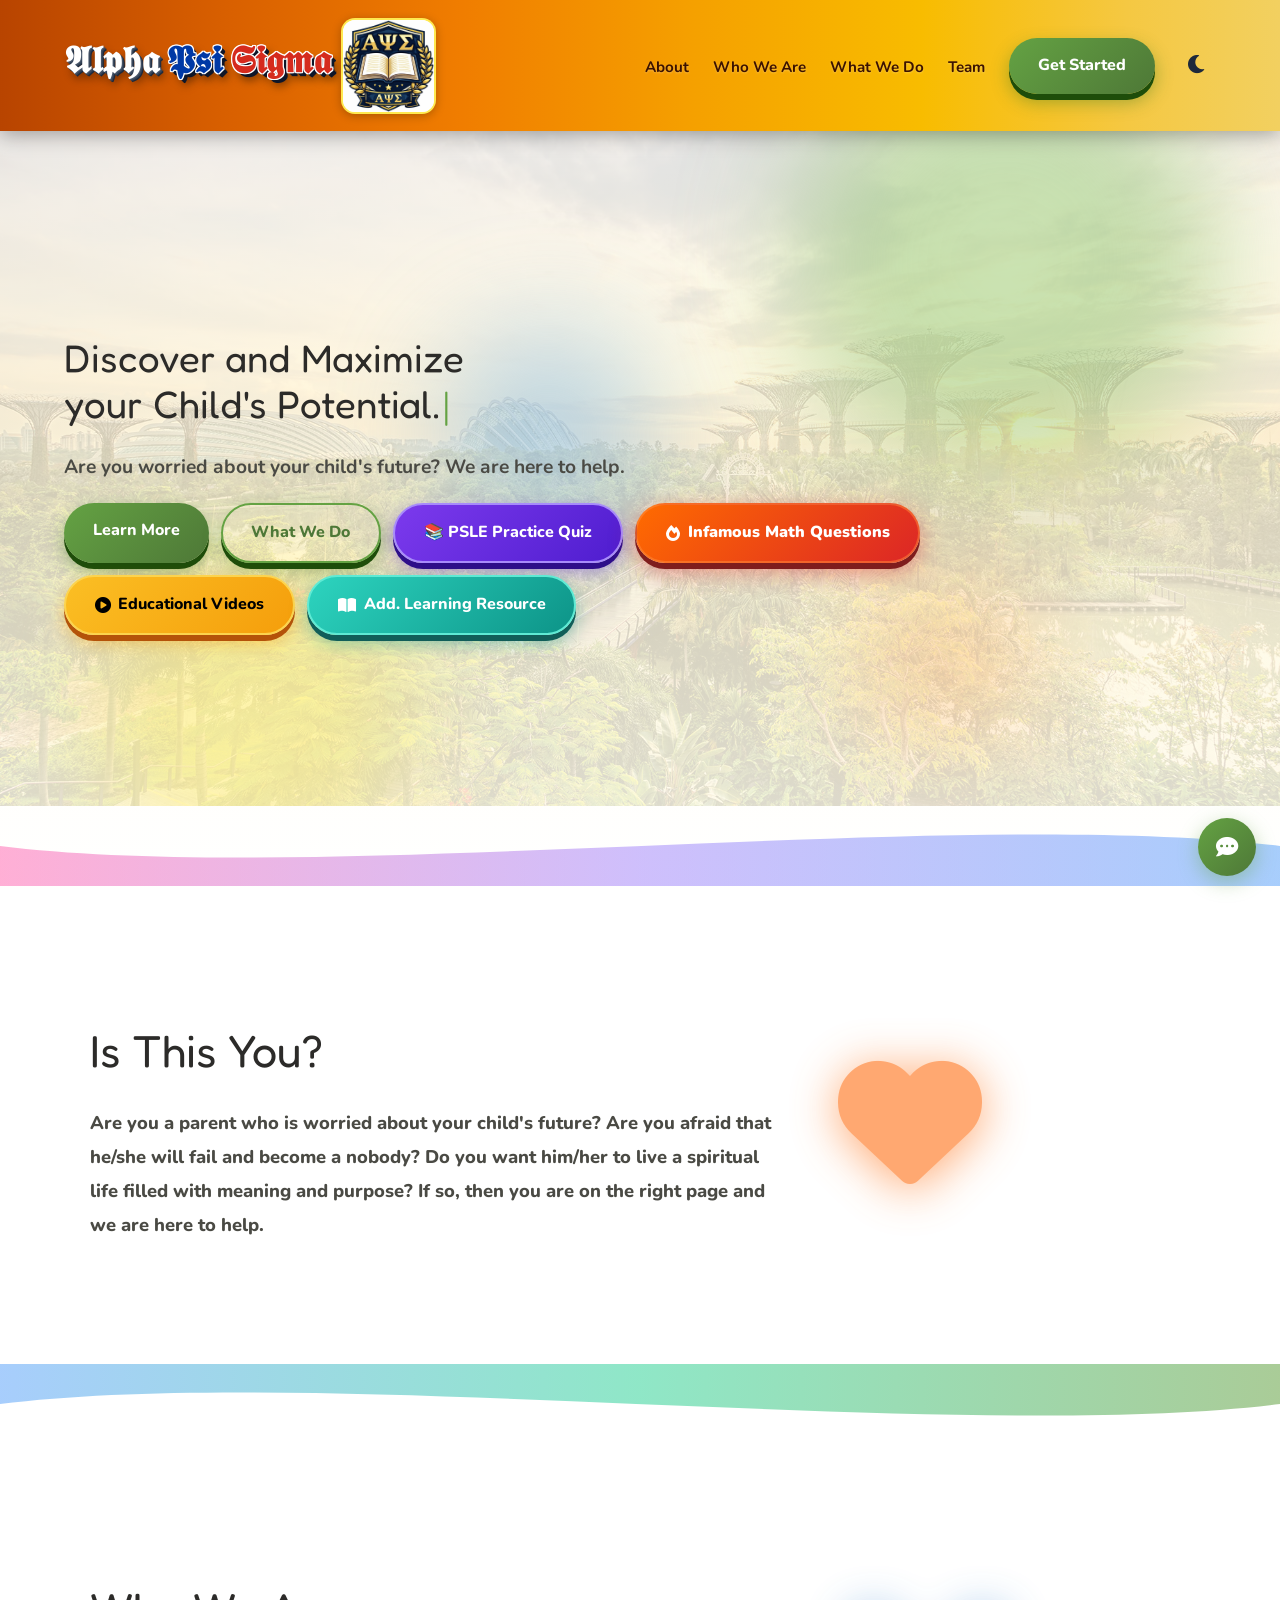
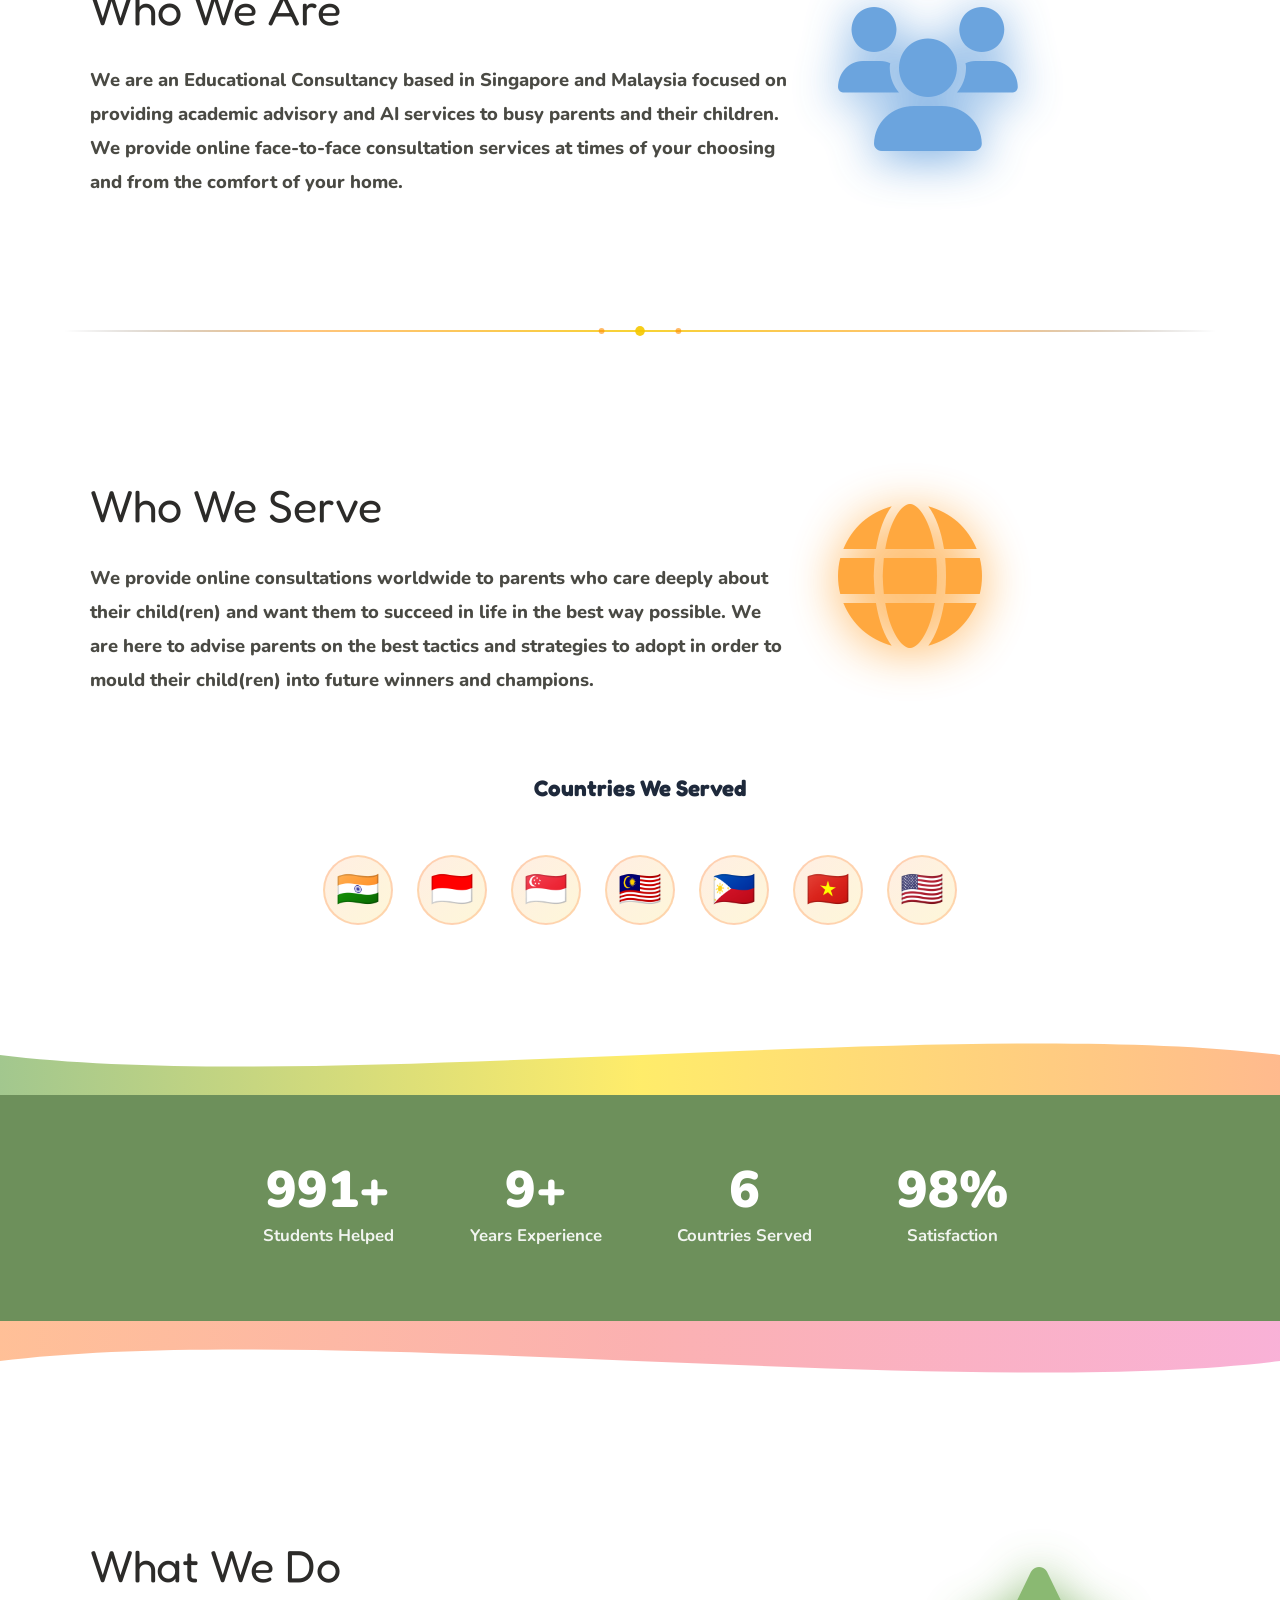
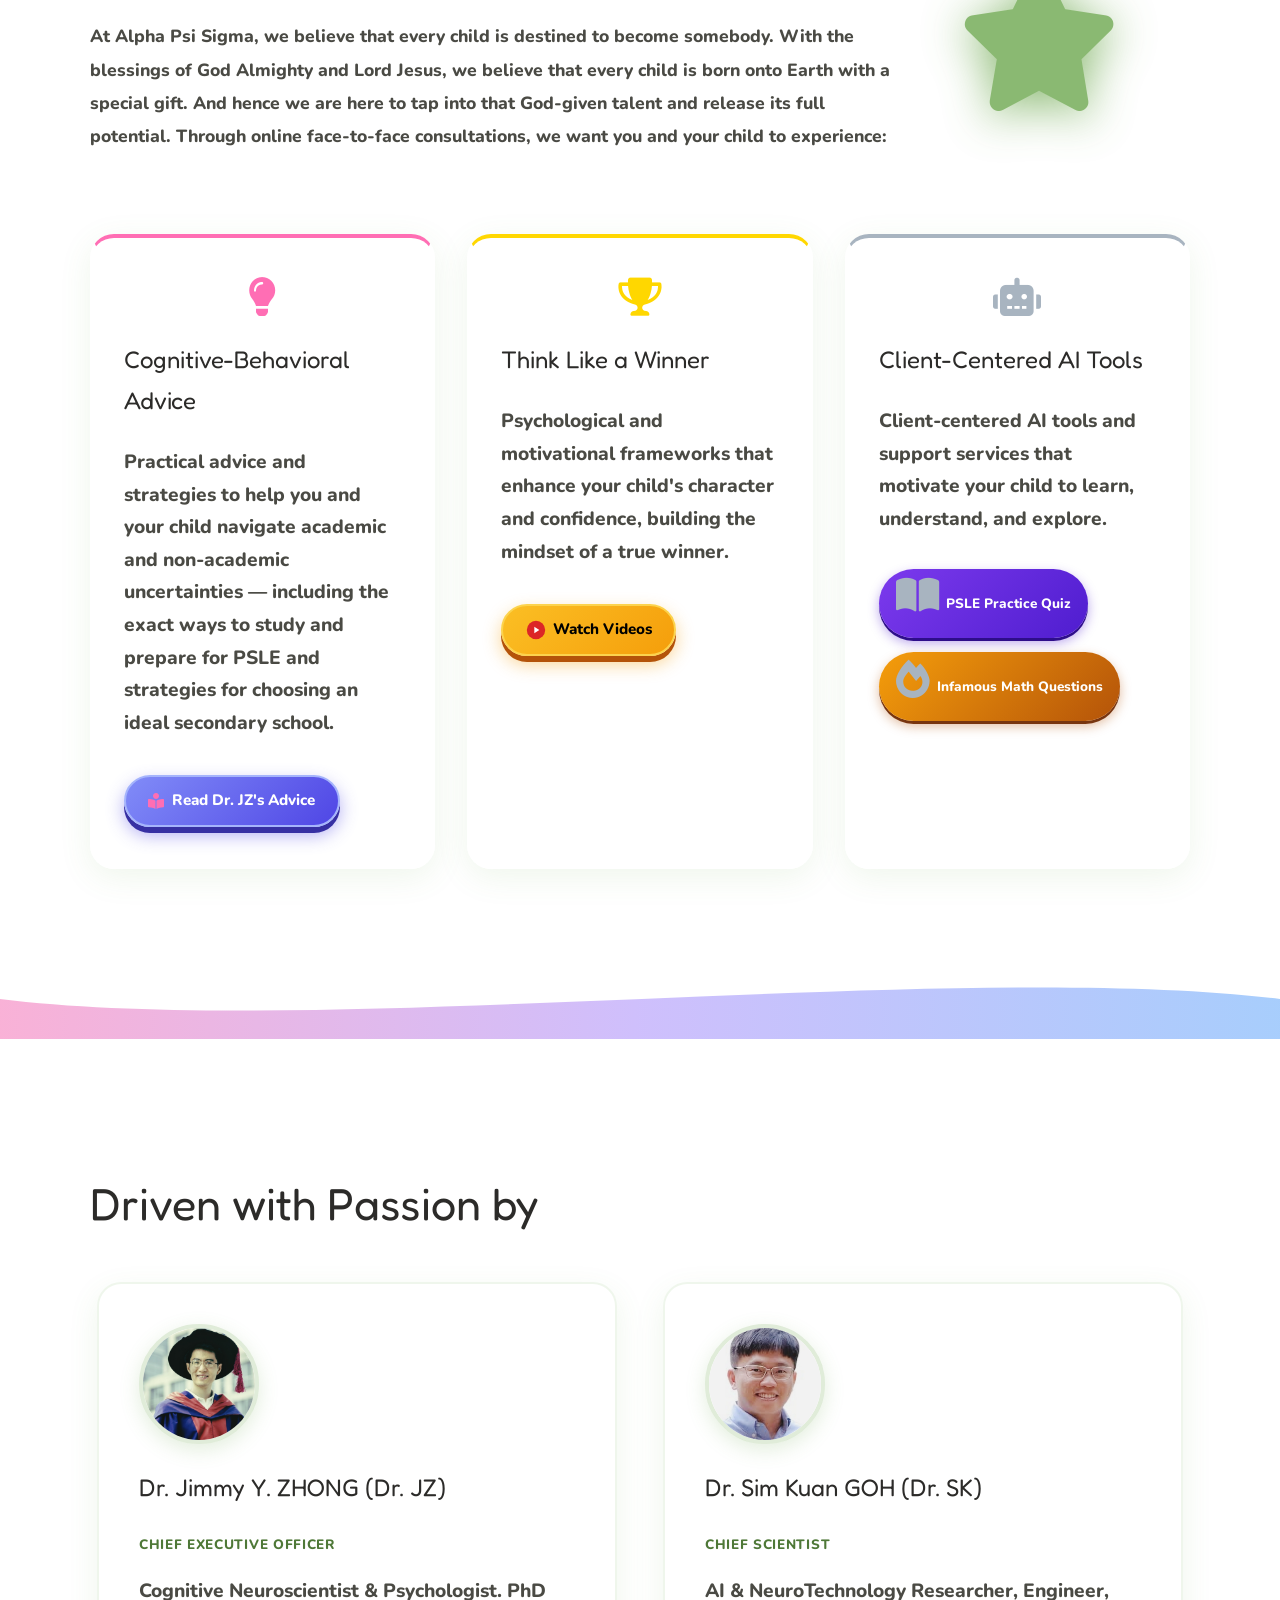
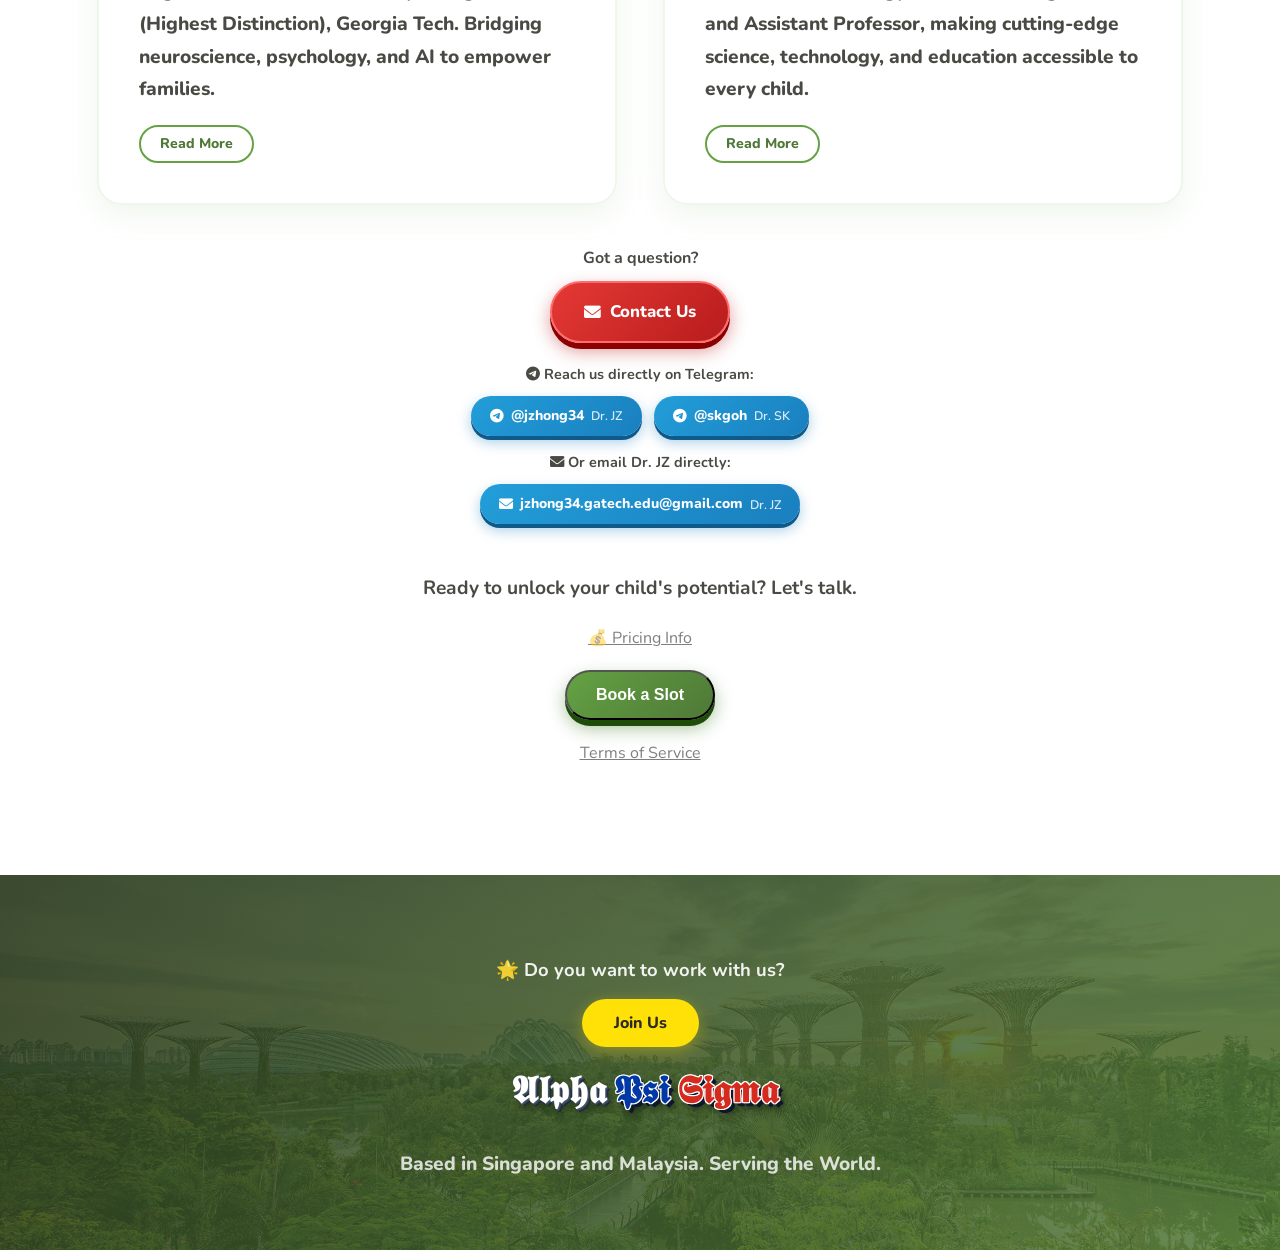
<file: index.html>
<!DOCTYPE html>
<html lang="en">
<head>
    <meta charset="UTF-8">
    <meta name="viewport" content="width=device-width, initial-scale=1.0">
    <title>Alpha Psi Sigma | Education Consultancy</title>
    <meta name="description" content="Alpha Psi Sigma is an education consultancy helping parents and children navigate academic and personal growth — PSLE math support, cognitive-behavioral advice, and confidence-building for kids.">
    <meta name="keywords" content="education, learning, children, parents, kids, students, PSLE, science, math, mathematics, English, tuition, academic consultancy, motivation, psychology, neuroscience, AI, cognitive-behavioral, exam preparation, Singapore, Malaysia">
    <link rel="stylesheet" href="style.css?v=31">
    <link rel="stylesheet" href="https://cdnjs.cloudflare.com/ajax/libs/font-awesome/6.0.0/css/all.min.css">
</head>
<body>

    <!-- Scroll progress bar -->
    <div id="scroll-progress"></div>

    <header>
        <nav id="navbar">
            <div class="logo">
                <span class="logo-text"><span class="logo-alpha">𝕬𝖑𝖕𝖍𝖆</span> <span class="logo-psi">𝕻𝖘𝖎</span> <span class="logo-sigma">𝕾𝖎𝖌𝖒𝖆</span></span>
                <img src="img/logo-crop.jpeg" alt="Alpha Psi Sigma" class="logo-img">
            </div>
            <button class="hamburger" id="hamburger" aria-label="Toggle menu" aria-expanded="false">
                <span></span><span></span><span></span>
            </button>
            <ul id="nav-menu">
                <li><a href="#intro" class="nav-link">About</a></li>
                <li><a href="#who-we-are" class="nav-link">Who We Are</a></li>
                <li><a href="#what-we-do" class="nav-link">What We Do</a></li>

                <li><a href="#team" class="nav-link">Team</a></li>
                <li><a href="#team" class="btn-primary nav-link">Get Started</a></li>
                <li><button id="darkmode-toggle" class="darkmode-btn" aria-label="Toggle dark mode" title="Toggle dark mode">
                    <i class="fas fa-moon"></i>
                </button></li>
            </ul>
        </nav>
    </header>

    <section class="hero">
        <div class="hero-bg">
            <div class="orb orb-1"></div>
            <div class="orb orb-2"></div>
            <div class="orb orb-3"></div>
            <div class="orb orb-4"></div>
        </div>
        <div class="hero-content">
            <h1>Discover and Maximize<br>your Child's <span id="typed"></span><span class="cursor">|</span></h1>
            <p><strong>Are you worried about your child's future? We are here to help.</strong></p>
            <div class="hero-btns">
                <a href="#intro" class="btn-primary">Learn More</a>
                <a href="#what-we-do" class="btn-secondary">What We Do</a>
                <a href="PSLE/index.html" class="btn-sigma">📚 PSLE Practice Quiz</a>
                <a href="PSLE/infamous.html" class="btn-infamy"><i class="fas fa-fire"></i> Infamous Math Questions</a>
                <a href="playlist.html" class="btn-video">
                    <i class="fas fa-play-circle"></i> Educational Videos
                </a>
                <a href="https://alphapsisigma.github.io/playlist.html#additional-resource" class="btn-resource">
                    <i class="fas fa-book-open"></i> Add. Learning Resource
                </a>
            </div>
        </div>
    </section>

    <!-- Wave divider: hero → intro -->
    <div class="wave-divider">
        <svg viewBox="0 0 1440 80" preserveAspectRatio="none" xmlns="http://www.w3.org/2000/svg">
            <defs>
                <linearGradient id="wg1" x1="0%" y1="0%" x2="100%" y2="0%">
                    <stop offset="0%"   stop-color="#ff6eb4"/>
                    <stop offset="50%"  stop-color="#a78bfa"/>
                    <stop offset="100%" stop-color="#60a5fa"/>
                </linearGradient>
            </defs>
            <path d="M0,40 C360,80 1080,0 1440,40 L1440,80 L0,80 Z" fill="url(#wg1)" opacity="0.55"/>
        </svg>
    </div>

    <section id="intro" class="science-section">
        <div class="container">
            <div class="section-two-col">
                <div class="science-header">
                    <h2>Is This You?</h2>
                    <p>Are you a parent who is worried about your child's future? Are you afraid that he/she will fail and become a nobody? Do you want him/her to live a spiritual life filled with meaning and purpose? If so, then you are on the right page and we are here to help.</p>
                </div>
                <div class="section-icon-wrap" style="--icon-color:#ff8c42">
                    <i class="fas fa-heart section-icon"></i>
                </div>
            </div>
        </div>
    </section>

    <!-- Wave divider: intro → who we are -->
    <div class="wave-divider">
        <svg viewBox="0 0 1440 80" preserveAspectRatio="none" xmlns="http://www.w3.org/2000/svg">
            <defs>
                <linearGradient id="wg2" x1="0%" y1="0%" x2="100%" y2="0%">
                    <stop offset="0%"   stop-color="#60a5fa"/>
                    <stop offset="50%"  stop-color="#34d399"/>
                    <stop offset="100%" stop-color="#64a243"/>
                </linearGradient>
            </defs>
            <path d="M0,40 C360,0 1080,80 1440,40 L1440,0 L0,0 Z" fill="url(#wg2)" opacity="0.55"/>
        </svg>
    </div>

    <section id="who-we-are" class="who-section">
        <div class="container">
            <div class="section-two-col">
                <div class="science-header">
                    <h2>Who We Are</h2>
                    <p>We are an Educational Consultancy based in Singapore and Malaysia focused on providing academic advisory and AI services to busy parents and their children. We provide online face-to-face consultation services at times of your choosing and from the comfort of your home.</p>
                </div>
                <div class="section-icon-wrap" style="--icon-color:#3a86d4">
                    <i class="fas fa-users section-icon"></i>
                </div>
            </div>
        </div>
    </section>

    <div class="section-separator">
        <svg viewBox="0 0 1200 20" preserveAspectRatio="none" xmlns="http://www.w3.org/2000/svg">
            <defs>
                <linearGradient id="sep-grad" x1="0%" y1="0%" x2="100%" y2="0%">
                    <stop offset="0%"   stop-color="transparent"/>
                    <stop offset="20%"  stop-color="#ff8c00" stop-opacity="0.5"/>
                    <stop offset="50%"  stop-color="#f5c800" stop-opacity="0.8"/>
                    <stop offset="80%"  stop-color="#ff8c00" stop-opacity="0.5"/>
                    <stop offset="100%" stop-color="transparent"/>
                </linearGradient>
            </defs>
            <rect width="1200" height="2" y="9" fill="url(#sep-grad)"/>
            <circle cx="600" cy="10" r="5" fill="#f5c800" opacity="0.9"/>
            <circle cx="560" cy="10" r="3" fill="#ff8c00" opacity="0.6"/>
            <circle cx="640" cy="10" r="3" fill="#ff8c00" opacity="0.6"/>
        </svg>
    </div>

    <section id="who-we-serve" class="who-section">
        <div class="container">
            <div class="section-two-col">
                <div class="science-header">
                    <h2>Who We Serve</h2>
                    <p>We provide online consultations worldwide to parents who care deeply about their child(ren) and want them to succeed in life in the best way possible. We are here to advise parents on the best tactics and strategies to adopt in order to mould their child(ren) into future winners and champions.</p>
                </div>
                <div class="section-icon-wrap" style="--icon-color:#ff8c00">
                    <i class="fas fa-globe section-icon"></i>
                </div>
            </div>

            <!-- Country Flags Heading -->
            <h3 style="text-align: center; font-size: 1.4rem; color: #1e293b; margin-top: 2.5rem; margin-bottom: 1.5rem; font-weight: 700;">
                Countries We <strong style="font-weight: 900;">Served</strong>
            </h3>

            <!-- Country Flags -->
            <div class="countries-flags">
                <div class="flag-circle" data-country="India">🇮🇳</div>
                <div class="flag-circle" data-country="Indonesia">🇮🇩</div>
                <div class="flag-circle" data-country="Singapore">🇸🇬</div>
                <div class="flag-circle" data-country="Malaysia">🇲🇾</div>
                <div class="flag-circle" data-country="Philippines">🇵🇭</div>
                <div class="flag-circle" data-country="Vietnam">🇻🇳</div>
                <div class="flag-circle" data-country="USA">🇺🇸</div>
            </div>
        </div>
    </section>

    <!-- Wave divider: who we are → stats -->
    <div class="wave-divider">
        <svg viewBox="0 0 1440 80" preserveAspectRatio="none" xmlns="http://www.w3.org/2000/svg">
            <defs>
                <linearGradient id="wg3" x1="0%" y1="0%" x2="100%" y2="0%">
                    <stop offset="0%"   stop-color="#64a243"/>
                    <stop offset="50%"  stop-color="#ffe007"/>
                    <stop offset="100%" stop-color="#ff8c42"/>
                </linearGradient>
            </defs>
            <path d="M0,40 C360,80 1080,0 1440,40 L1440,80 L0,80 Z" fill="url(#wg3)" opacity="0.6"/>
        </svg>
    </div>

    <!-- Stats counter section -->
    <section class="stats-section">
        <div class="stats-grid">
            <div class="stat-item">
                <div class="stat-number"><span class="stat-num" data-target="1000">0</span>+</div>
                <p>Students Helped</p>
            </div>
            <div class="stat-item">
                <div class="stat-number"><span class="stat-num" data-target="10">0</span>+</div>
                <p>Years Experience</p>
            </div>
            <div class="stat-item">
                <div class="stat-number"><span class="stat-num" data-target="7">0</span></div>
                <p>Countries Served</p>
            </div>
            <div class="stat-item">
                <div class="stat-number"><span class="stat-num" data-target="99">0</span>%</div>
                <p>Satisfaction</p>
            </div>
        </div>
    </section>

    <!-- Wave divider: stats → what we do -->
    <div class="wave-divider wave-flip">
        <svg viewBox="0 0 1440 80" preserveAspectRatio="none" xmlns="http://www.w3.org/2000/svg">
            <defs>
                <linearGradient id="wg4" x1="0%" y1="0%" x2="100%" y2="0%">
                    <stop offset="0%"   stop-color="#ff8c42"/>
                    <stop offset="50%"  stop-color="#f87171"/>
                    <stop offset="100%" stop-color="#f472b6"/>
                </linearGradient>
            </defs>
            <path d="M0,40 C360,0 1080,80 1440,40 L1440,0 L0,0 Z" fill="url(#wg4)" opacity="0.55"/>
        </svg>
    </div>

    <section id="what-we-do" class="services">
        <div class="container">
        <div class="section-two-col section-two-col-top">
            <div>
                <h2>What We Do</h2>
                <p class="section-intro">At Alpha Psi Sigma, we believe that every child is destined to become somebody. With the blessings of God Almighty and Lord Jesus, we believe that every child is born onto Earth with a special gift. And hence we are here to tap into that God-given talent and release its full potential. Through online face-to-face consultations, we want you and your child to experience:</p>
            </div>
            <div class="section-icon-wrap" style="--icon-color:#64a243">
                <i class="fas fa-star section-icon"></i>
            </div>
        </div>
        <div class="card-container">
            <div class="card">
                <i class="fas fa-lightbulb"></i>
                <h3>Cognitive-Behavioral Advice</h3>
                <p>Practical advice and strategies to help you and your child navigate academic and non-academic uncertainties — including the exact ways to study and prepare for PSLE and strategies for choosing an ideal secondary school.</p>
                <a href="advice.html" class="btn-advice" style="margin-top: 1rem; font-size: 0.95rem; padding: 0.7rem 1.4rem;">
                    <i class="fas fa-book-open-reader advice-icon"></i> Read Dr. JZ's Advice
                </a>
            </div>
            <div class="card active">
                <i class="fas fa-trophy"></i>
                <h3>Think Like a Winner</h3>
                <p>Psychological and motivational frameworks that enhance your child's character and confidence, building the mindset of a true winner.</p>
                <a href="playlist.html" class="btn-video" style="margin-top: 1rem; font-size: 0.95rem; padding: 0.7rem 1.4rem;">
                    <svg width="20" height="20" viewBox="0 0 24 24" fill="none" xmlns="http://www.w3.org/2000/svg" style="display: inline-block; vertical-align: middle;">
                        <circle cx="12" cy="12" r="11" fill="#DC2626" stroke="none"/>
                        <polygon points="10,8 10,16 16,12" fill="white"/>
                    </svg> Watch Videos
                </a>
            </div>
            <div class="card">
                <i class="fas fa-robot"></i>
                <h3>Client-Centered AI Tools</h3>
                <p>Client-centered AI tools and support services that motivate your child to learn, understand, and explore.</p>
                <a href="PSLE/index.html" class="sigma-card-link">
                    <i class="fas fa-book-open"></i> PSLE Practice Quiz
                </a>
                <a href="PSLE/infamous.html" class="sigma-card-link psle-card-link">
                    <i class="fas fa-fire"></i> Infamous Math Questions
                </a>
            </div>
        </div>
        </div>
    </section>

    <!-- Wave divider: what we do → team -->
    <div class="wave-divider">
        <svg viewBox="0 0 1440 80" preserveAspectRatio="none" xmlns="http://www.w3.org/2000/svg">
            <defs>
                <linearGradient id="wg5" x1="0%" y1="0%" x2="100%" y2="0%">
                    <stop offset="0%"   stop-color="#f472b6"/>
                    <stop offset="50%"  stop-color="#a78bfa"/>
                    <stop offset="100%" stop-color="#60a5fa"/>
                </linearGradient>
            </defs>
            <path d="M0,40 C360,80 1080,0 1440,40 L1440,80 L0,80 Z" fill="url(#wg5)" opacity="0.55"/>
        </svg>
    </div>

    <section id="team" class="team-section">
        <div class="container">
            <h2>Driven with Passion by</h2>
            <div class="team-grid">
                <div class="team-card">
                    <img src="img/Jimmy.jpg" alt="Jimmy Zhong" class="member-photo">
                    <div class="member-info">
                        <h3>Dr. Jimmy Y. ZHONG (Dr. JZ)</h3>
                        <p class="credentials">Chief Executive Officer</p>
                        <p class="bio">Cognitive Neuroscientist &amp; Psychologist. PhD (Highest Distinction), Georgia Tech. Bridging neuroscience, psychology, and AI to empower families.</p>
                        <button class="bio-read-more" data-target="jimmy-bio-modal">Read More</button>
                    </div>
                </div>

                <div class="team-card">
                    <img src="img/skgoh.jpeg" alt="Sim Kuan Goh" class="member-photo">
                    <div class="member-info">
                        <h3>Dr. Sim Kuan GOH (Dr. SK)</h3>
                        <p class="credentials">Chief Scientist</p>
                        <p class="bio">AI &amp; NeuroTechnology Researcher, Engineer, and Assistant Professor, making cutting-edge science, technology, and education accessible to every child.</p>
                        <button class="bio-read-more" data-target="skgoh-bio-modal">Read More</button>
                    </div>
                </div>

            </div>
            <div class="team-contact">
                <p class="team-contact-prompt">Got a question?</p>
                <a href="#" id="contact-us-btn" target="_blank" rel="noopener" class="btn-contact-us"><i class="fas fa-envelope"></i> Contact Us</a>
                <div class="team-telegram">
                    <p class="team-telegram-label"><i class="fab fa-telegram"></i> Reach us directly on Telegram:</p>
                    <div class="team-telegram-links">
                        <a href="https://t.me/jzhong34" target="_blank" rel="noopener" class="tg-handle-btn">
                            <i class="fab fa-telegram"></i> @jzhong34 <span class="tg-name">Dr. JZ</span>
                        </a>
                        <a href="https://t.me/skgoh" target="_blank" rel="noopener" class="tg-handle-btn">
                            <i class="fab fa-telegram"></i> @skgoh <span class="tg-name">Dr. SK</span>
                        </a>
                    </div>
                    <p class="team-telegram-label" style="margin-top: 0.9rem;"><i class="fas fa-envelope"></i> Or email Dr. JZ directly:</p>
                    <div class="team-telegram-links">
                        <a href="mailto:jzhong34.gatech.edu@gmail.com" class="tg-handle-btn">
                            <i class="fas fa-envelope"></i> jzhong34.gatech.edu@gmail.com <span class="tg-name">Dr. JZ</span>
                        </a>
                    </div>
                </div>
            </div>

            <div class="team-cta">
                <p>Ready to unlock your child's potential? Let's talk.</p>
                <p class="tos-trigger-wrap"><button class="tos-link" id="pricing-open">💰 Pricing Info</button></p>
                <button class="btn-primary" id="book-slot-cta">Book a Slot</button>
                <p class="tos-trigger-wrap"><button class="tos-link" id="tos-open">Terms of Service</button></p>
            </div>


        </div>
    </section>

    <footer id="contact">
        <div class="footer-content">

            <div class="footer-join">
                <p class="footer-join-text">🌟 Do you want to work with us?</p>
                <a class="btn-footer-join" id="join-us-btn"
                   href="#" target="_blank" rel="noopener">Join Us</a>
            </div>
            <div class="logo footer-logo">
                <!-- <img src="img/logo.jpeg" alt="Alpha Psi Sigma" class="logo-img logo-img-footer"><br> -->
                <span class="logo-text logo-text-footer"><span class="logo-alpha">𝕬𝖑𝖕𝖍𝖆</span> <span class="logo-psi">𝕻𝖘𝖎</span> <span class="logo-sigma">𝕾𝖎𝖌𝖒𝖆</span></span>
            </div>
            <p>Based in Singapore and Malaysia. Serving the World.</p>

            

            
        </div>
    </footer>

    <!-- Pricing Info Modal -->
    <div id="pricing-modal" class="tos-overlay" role="dialog" aria-modal="true" aria-labelledby="pricing-title">
        <div class="tos-box">
            <div class="tos-header">
                <h2 id="pricing-title">💰 Pricing Info &amp; FAQ</h2>
                <button class="tos-close" id="pricing-close" aria-label="Close">&times;</button>
            </div>
            <div class="tos-body">
                <p class="tos-subtitle">Alpha Psi Sigma Online Educational Consultation Services</p>

                <h3>What do we do?</h3>
                <p>At Alpha Psi Sigma, we are a team of professional educators providing busy parents with the practical tools and mindset to manage and discipline their child(ren) for real-world success. Our services are targeted at parents who are especially concerned about their child(ren) underperforming and failing in school and who are clueless about remedial approaches. We are here to teach such parents about the best solutions and the road forward for them and for their child(ren).</p>

                <h3>How much do we charge?</h3>
                <p><strong>For Singapore- and Malaysia-born parents residing in Singapore or Malaysia:</strong></p>
                <p>Online consultation rate: <strong>SG $2 per minute</strong><br>
                Surcharge for more than one child: <strong>SG $60</strong><br>
                Advance GST booking charge (per session): <strong>SG $20</strong><br>
                Hourly rate (1 child): <strong>SG $140</strong><br>
                Hourly rate (2+ children): <strong>SG $200</strong></p>

                <p><strong>For parents born outside Singapore and Malaysia (residing anywhere):</strong></p>
                <p>Online consultation rate: <strong>US $3 per minute</strong><br>
                Surcharge for more than one child: <strong>US $60</strong><br>
                Advance GST booking charge (per session): <strong>US $20</strong><br>
                Hourly rate (1 child): <strong>US $200</strong><br>
                Hourly rate (2+ children): <strong>US $260</strong></p>

                <p><strong>Offline intelligence gathering &amp; research services:</strong></p>
                <p>SG/MY-born parents residing in SG/MY: <strong>SG $1 per minute per child</strong><br>
                All other parents: <strong>US $1 per minute per child</strong></p>

                <h3>How do I pay?</h3>
                <p><strong>Parents residing in Singapore:</strong> DBS PayLah or PayNow (directed to your consultant).<br>
                <strong>Parents residing outside Singapore (including Malaysia):</strong> PayPal (directed to your consultant). If you do not have a PayPal account, you can easily establish one for online transactions.</p>

                <h3>Why is the pricing set at this level?</h3>
                <p>Our pricing is pegged to the hourly wage of an adjunct university lecturer/professor in Singapore and is non-expensive. Our prices are below the median market rate for compensating full-time university lecturers/professors in Singapore, and are also cheaper than what other consultancies will offer you.</p>

                <h3>Are there discounts available?</h3>
                <p>Yes — loyal customers who have consulted us at least three times are eligible for discounts. The discount amount is negotiable between the loyal customer and the consultant and will be decided on a case-by-case basis.</p>

                <h3>How do I book a slot?</h3>
                <p>Click on <strong>"Book a Slot"</strong> on our website. Send us a message with your request and any additional queries and we will get back to you through messaging services (e.g., WhatsApp, SMS) on your phone.</p>

                <p class="tos-footer-note">All pricing is subject to change. Continued use of our services constitutes acceptance of current rates.</p>
            </div>
            <div class="tos-footer">
                <button class="btn-primary" id="pricing-accept">Got It</button>
            </div>
        </div>
    </div>

    <!-- Terms of Service Modal -->
    <div id="tos-modal" class="tos-overlay" role="dialog" aria-modal="true" aria-labelledby="tos-title">
        <div class="tos-box">
            <div class="tos-header">
                <h2 id="tos-title">Terms of Service</h2>
                <button class="tos-close" id="tos-close" aria-label="Close">&times;</button>
            </div>
            <div class="tos-body">
                <p class="tos-subtitle">Alpha Psi Sigma Online Educational Consultation Services</p>
                <p>This Terms of Service Agreement ("Agreement") constitutes a legally binding agreement between the undersigned client ("Client") and the educational consultant ("Consultant"). By booking, purchasing, or participating in any consultation session, the Client acknowledges that they have read, understood, and agreed to be bound by the terms and conditions set forth herein.</p>

                <h3>1. Appointment Scheduling and Punctuality</h3>
                <p>1.1 The Client shall attend each scheduled consultation session at the agreed-upon time.</p>
                <p>1.2 In the event that the Client fails to attend the session punctually and is more than five (5) minutes late, the Consultant reserves the absolute and unilateral right to cancel the session without further notice.</p>
                <p>1.3 Any session cancelled under Clause 1.2 shall be deemed forfeited by the Client, and no refund or rescheduling shall be provided.</p>

                <h3>2. Advance Payment and Booking Confirmation</h3>
                <p>2.1 The Client shall remit a non-refundable advance payment in the amount of twenty dollars (SG $20 for Singapore- and Malaysia-born parents residing in Singapore or Malaysia; US $20 for non-Singapore- and non-Malaysia-born parents residing in Singapore, Malaysia, or any other country) as a condition precedent to the confirmation of any consultation session. This sum of money is used to cover the online goods and services charge, and to compensate the Consultant for the effort he/she invested in online correspondence.</p>
                <p>2.2 No consultation session shall be deemed confirmed or reserved until such advance payment has been received in full by the Consultant.</p>
                <p>2.3 The advance payment is strictly non-refundable under all circumstances, including but not limited to cancellation, non-attendance, or termination of services.</p>

                <h3>3. Payment of Remaining Fees</h3>
                <p>3.1 The Client agrees to pay the remaining balance of the consultation fee within one (1) hour following the conclusion of each consultation session.</p>
                <p>3.2 In the event of the Client's failure to remit payment within the stipulated timeframe, the Consultant reserves the right, at their sole discretion, to:</p>
                <p>(a) suspend or refuse any future services;<br>
                (b) take reasonable measures to recover the outstanding amount; and/or<br>
                (c) pursue any remedies available under applicable law.</p>

                <h3>4. Conduct and Professional Standards</h3>
                <p>4.1 The Client shall conduct themselves in a respectful, professional, and courteous manner at all times during any interaction with the Consultant.</p>
                <p>4.2 The Client shall refrain from engaging in any conduct that is inappropriate, abusive, or disruptive, including but not limited to:</p>
                <p>(a) the use of offensive, defamatory, or abusive language;<br>
                (b) harassment or intimidation;<br>
                (c) personal attacks, including ad hominem remarks; or<br>
                (d) any behavior that may reasonably be deemed unethical or contrary to accepted standards of civility.</p>
                <p>4.3 The Consultant reserves the absolute right to immediately terminate any consultation session, without refund, in the event of a breach of this Clause.</p>
                <p>4.4 The Client acknowledges and agrees that the Consultant reserves the full right to report any conduct that is unlawful, threatening, or otherwise actionable to the appropriate law enforcement authorities.</p>

                <h3>5. Reservation of Rights</h3>
                <p>5.1 The Consultant reserves all rights not expressly granted herein, including the right to amend, modify, or update these Terms of Service at any time without prior notice.</p>
                <p>5.2 Continued use of the Consultant's services shall constitute acceptance of any such amendments.</p>

                <h3>6. Governing Law</h3>
                <p>This Agreement shall be governed by and construed in accordance with the laws of the applicable jurisdiction in which the Consultant operates.</p>

                <p class="tos-footer-note">By engaging the Consultant's services, the Client affirms their acceptance of all terms stated herein.</p>
            </div>
            <div class="tos-footer">
                <button class="btn-primary" id="tos-accept">I Understand</button>
            </div>
        </div>
    </div>

    <!-- Jimmy Bio Modal -->
    <div id="jimmy-bio-modal" class="tos-overlay" role="dialog" aria-modal="true" aria-labelledby="jimmy-bio-title">
        <div class="tos-box">
            <div class="tos-header">
                <h2 id="jimmy-bio-title">Dr. Jimmy Y. Zhong (Dr. JZ)</h2>
                <button class="tos-close bio-close" aria-label="Close">&times;</button>
            </div>
            <div class="tos-body">
                <div class="bio-modal-top">
                    <img src="img/Jimmy.jpg" alt="Dr. Jimmy Zhong" class="bio-modal-photo">
                    <div>
                        <p class="credentials" style="margin:0 0 0.3rem;">Chief Executive Officer</p>
                        <p style="margin:0; font-size:0.85rem; color:#888;">Cognitive Neuroscientist &amp; Psychologist</p>
                    </div>
                </div>
                

                <p>Dr. Jimmy Y. Zhong (Dr. JZ) is a distinguished Cognitive Neuroscientist, Psychologist, and Master-level Chess Player whose work sits at the intersection of science, education, and digital transformation. He obtained his PhD in Cognitive Neuroscience, Cognitive Aging, and Quantitative Psychology (Highest Distinction) from the prestigious Georgia Institute of Technology (Georgia Tech), Atlanta, GA, USA. Prior to that, he earned both his Bachelor’s and Master’s degrees from the National University of Singapore (NUS), Singapore. He graduated as a top scholar at both institutions.</p>


                <p>To date (2026), he has 15 years of academic research and teaching experience under his belt. Right now, he works as a self-employed practicing psychologist and professional chess coach providing psychological aid and advanced chess training to both children and adults.</p>

                <p>As the Founder of Alpha Psi Sigma, Dr. JZ is channeling his extensive academic expertise and professional experience into initiatives aimed at benefiting parents and their children. By integrating insights from AI, chess, neuroscience, and psychology, he is developing educational strategies and paradigms that promote critical thinking, cognitive development, and experiential learning. His vision is to empower families with the tools and knowledge needed to thrive in an increasingly complex and AI-driven world.</p>



                <div class="bio-links">
                    <a href="https://scholar.google.com/citations?user=vIK66iQAAAAJ&hl=en" target="_blank" rel="noopener" class="bio-link">
                        <i class="fas fa-graduation-cap"></i> Google Scholar
                    </a>
                    <a href="https://www.linkedin.com/in/jyzhong/" target="_blank" rel="noopener" class="bio-link">
                        <i class="fab fa-linkedin"></i> LinkedIn
                    </a>
                    <a href="mailto:jzhong34.gatech.edu@gmail.com" class="bio-link bio-link-gmail">
                        <i class="fas fa-envelope"></i> jzhong34.gatech.edu@gmail.com
                    </a>
                </div>
            </div>
            <div class="tos-footer">
                <button class="btn-primary bio-close">Close</button>
            </div>
        </div>
    </div>

    <!-- Sim Kuan Bio Modal -->
    <div id="skgoh-bio-modal" class="tos-overlay" role="dialog" aria-modal="true" aria-labelledby="skgoh-bio-title">
        <div class="tos-box">
            <div class="tos-header">
                <h2 id="skgoh-bio-title">Dr. Sim Kuan GOH (Dr. SK)</h2>
                <button class="tos-close bio-close" aria-label="Close">&times;</button>
            </div>
            <div class="tos-body">
                <div class="bio-modal-top">
                    <img src="img/skgoh.jpeg" alt="Sim Kuan Goh" class="bio-modal-photo">
                    <div>
                        <p class="credentials" style="margin:0 0 0.3rem;">Chief Scientist</p>
                        <p style="margin:0; font-size:0.85rem; color:#888;">AI &amp; NeuroTechnology Researcher · IEEE Senior Member</p>
                    </div>
                </div>
                <p>What happens when you bring together years of teaching experience and cutting-edge AI development? You get Sim Kuan Goh and a vision for education that is both innovative and deeply student-centered.</p> <p>Sim Kuan holds a B.Eng. and PhD from the National University of Singapore (NUS), and is currently an Assistant Professor at Xiamen University Malaysia. With many years of experience in teaching and mentoring students, he is deeply committed to pedagogy, designing learning experiences that make complex ideas accessible, engaging, and relevant for students from diverse backgrounds.</p> <p>Beyond the classroom, he has played an active role in leading and supporting student communities, including guiding AI-focused student clubs and initiatives. Through these efforts, he fosters a collaborative environment where students can explore ideas, build projects, and grow both technically and personally.</p> <p>His work also extends into building real-world AI systems and applications, from intelligent platforms to hands-on student projects. He emphasizes learning by doing, encouraging students to experiment, create, and think critically about how AI can solve meaningful problems.</p> <p>At Alpha Psi Sigma, Sim Kuan brings together his strengths in teaching, leadership, and AI development to support a mission that is ultimately about people: helping children learn effectively, build confidence, and develop the skills they need to thrive in an AI-driven world.</p>
                <div class="bio-links">
                    <a href="https://scholar.google.com/citations?user=bWcSCDwAAAAJ&hl=en" target="_blank" rel="noopener" class="bio-link">
                        <i class="fas fa-graduation-cap"></i> Google Scholar
                    </a>
                    <a href="https://www.linkedin.com/in/simkuangoh/" target="_blank" rel="noopener" class="bio-link">
                        <i class="fab fa-linkedin"></i> LinkedIn
                    </a>
                    <a href="mailto:simkuangoh@gmail.com" class="bio-link bio-link-gmail">
                        <i class="fas fa-envelope"></i> simkuangoh@gmail.com
                    </a>
                </div>
            </div>
            <div class="tos-footer">
                <button class="btn-primary bio-close">Close</button>
            </div>
        </div>
    </div>

    <!-- CHATBOT WIDGET -->
    <div id="chat-widget">
        <!-- Toggle button -->
        <button id="chat-toggle" aria-label="Open chat">
            <i class="fas fa-comment-dots" id="chat-icon-open"></i>
            <i class="fas fa-times" id="chat-icon-close"></i>
        </button>

        <!-- Chat window -->
        <div id="chat-window">
            <div id="chat-header">
                <div class="chat-header-info">
                    <div class="chat-avatar"><i class="fas fa-robot"></i></div>
                    <div>
                        <div class="chat-name">Sigma</div>
                        <div class="chat-status">Your PSLE AI Mentor</div>
                    </div>
                </div>
                <button class="chat-close-btn" id="chat-close-btn" aria-label="Close chat">
                    <i class="fas fa-times"></i>
                </button>
            </div>

            <div id="chat-messages">
                <div class="chat-msg bot">
                    <div class="chat-bubble">Hi there! 👋 I'm the Alpha Psi Sigma assistant. How can I help you and your child today?</div>
                </div>
            </div>

            <div id="chat-input-area">
                <input type="text" id="chat-input" placeholder="Type a message..." autocomplete="off" maxlength="300">
                <button id="chat-send" aria-label="Send message">
                    <i class="fas fa-paper-plane"></i>
                </button>
            </div>
        </div>
    </div>

    <script src="script.js?v=25"></script>
</body>
</html>
</file>
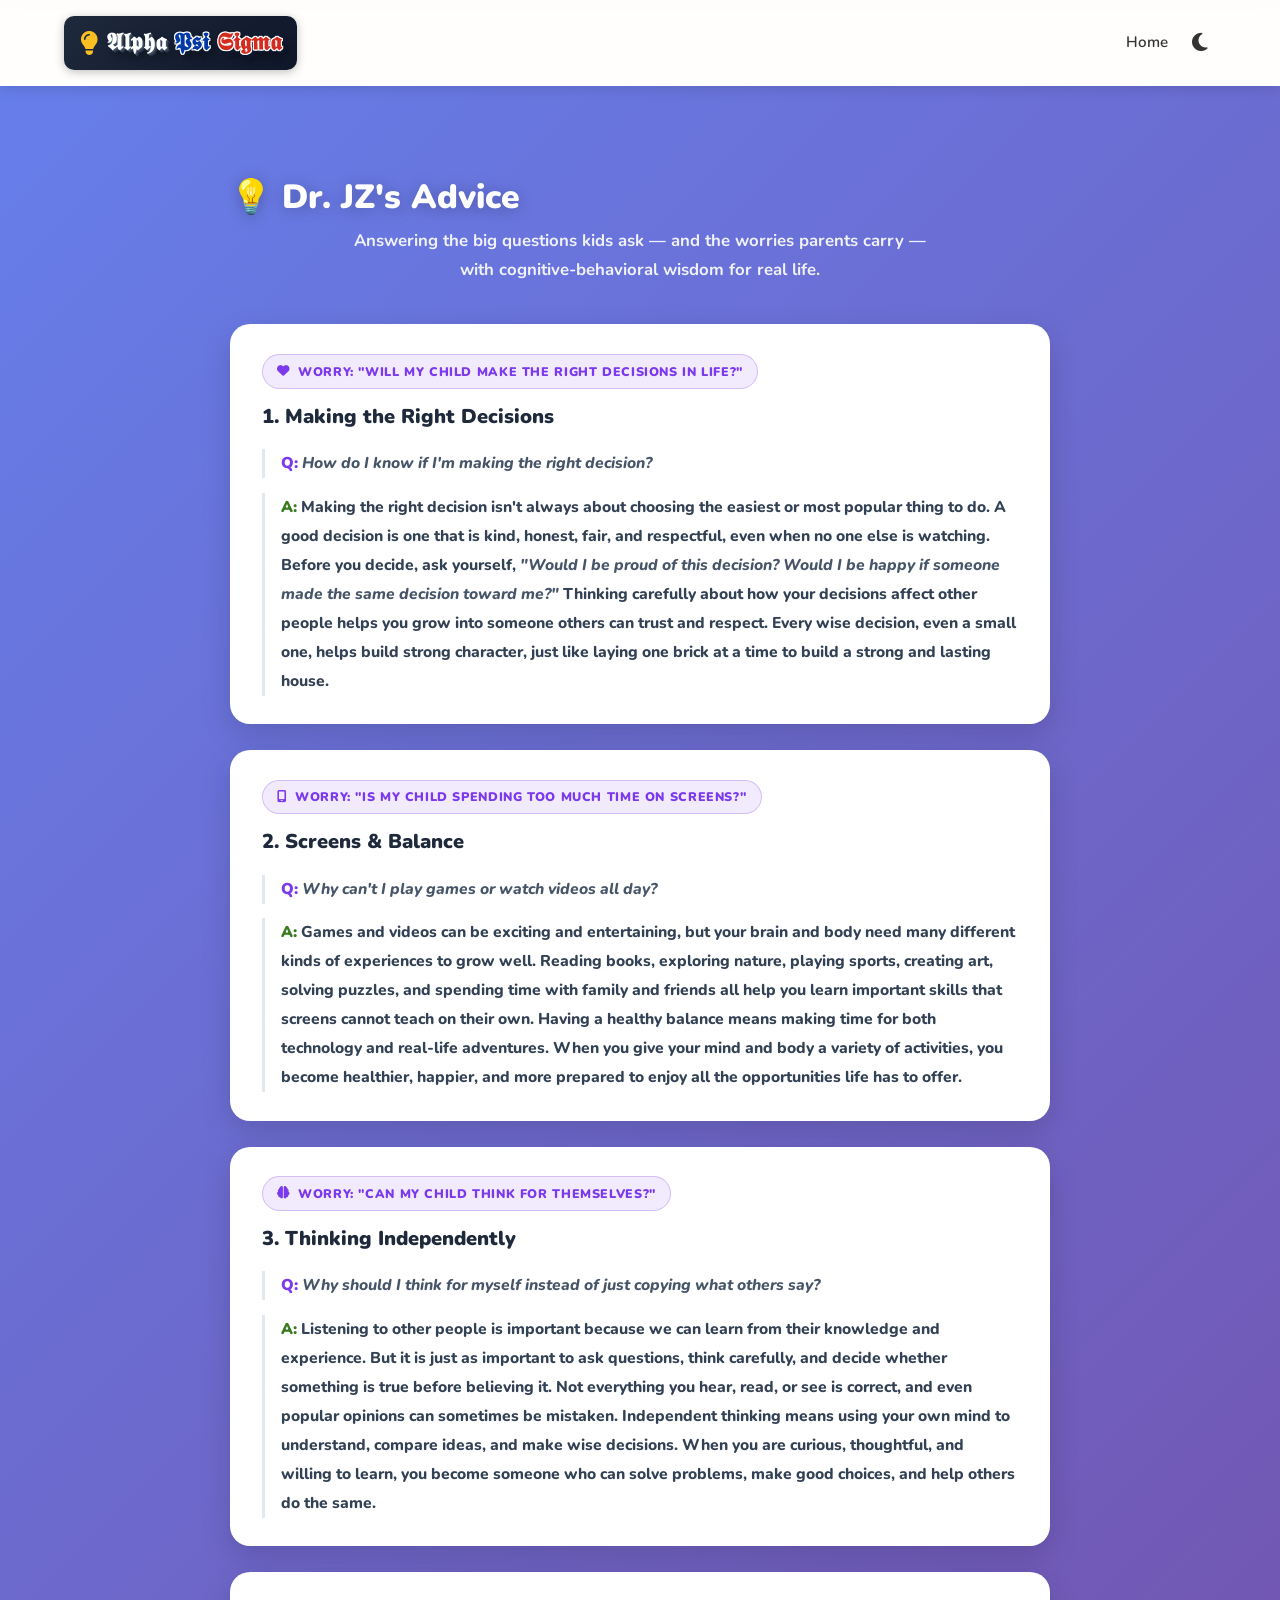
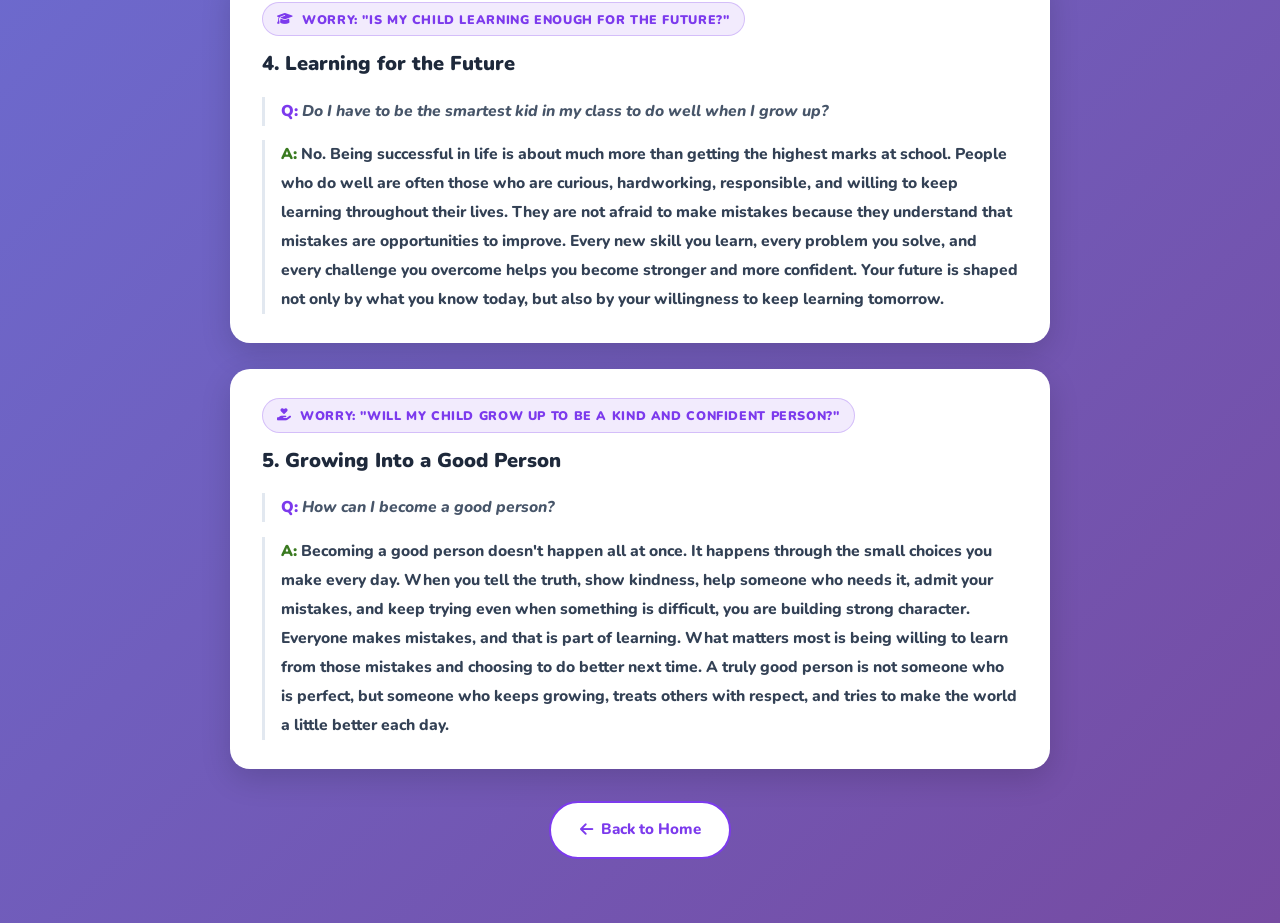
<file: advice.html>
<!DOCTYPE html>
<html lang="en">
<head>
    <meta charset="UTF-8">
    <meta name="viewport" content="width=device-width, initial-scale=1.0">
    <title>Dr. JZ's Advice — Alpha Psi Sigma</title>
    <meta name="description" content="Cognitive-behavioral advice from Dr. JZ, answering the big life questions kids ask and the worries parents carry — for raising confident, thoughtful children.">
    <meta name="keywords" content="cognitive-behavioral advice, parenting advice, children, parents, learning, motivation, psychology, education, character development, decision making">
    <link rel="stylesheet" href="https://cdnjs.cloudflare.com/ajax/libs/font-awesome/6.4.0/css/all.min.css">
    <link rel="stylesheet" href="style.css?v=31">
    <style>
        .advice-section {
            background: linear-gradient(135deg, #667eea 0%, #764ba2 100%);
            padding: 4rem 5%;
            min-height: 100vh;
        }

        .advice-wrap {
            max-width: 820px;
            margin: 0 auto;
        }

        .advice-hero {
            text-align: center;
            margin-bottom: 2.5rem;
        }

        .advice-hero h1 {
            font-family: 'Nunito', sans-serif;
            font-weight: 900;
            font-size: 2.1rem;
            color: white;
            margin-bottom: 0.6rem;
            text-shadow: 0 2px 16px rgba(0,0,0,0.25);
        }

        .advice-hero p {
            font-size: 1.05rem;
            font-weight: 700;
            color: rgba(255,255,255,0.9);
            max-width: 600px;
            margin: 0 auto;
            line-height: 1.7;
        }

        .advice-card {
            background: white;
            border-radius: 20px;
            padding: 1.8rem 2rem;
            margin-bottom: 1.6rem;
            box-shadow: 0 10px 30px rgba(0,0,0,0.15);
        }

        .advice-worry {
            display: inline-flex;
            align-items: center;
            gap: 0.5rem;
            font-family: 'Nunito', sans-serif;
            font-weight: 900;
            font-size: 0.78rem;
            text-transform: uppercase;
            letter-spacing: 0.05em;
            color: #7c3aed;
            background: rgba(124,58,237,0.1);
            border: 1.5px solid rgba(124,58,237,0.25);
            border-radius: 50px;
            padding: 0.35rem 0.9rem;
            margin-bottom: 0.8rem;
        }

        .advice-title {
            font-weight: 900;
            font-size: 1.25rem;
            color: #1e293b;
            margin-bottom: 1.1rem;
            line-height: 1.5;
        }

        .advice-qa {
            font-weight: 800;
            font-size: 0.98rem;
            line-height: 1.85;
            color: #334155;
            margin-bottom: 0.9rem;
            padding-left: 1rem;
            border-left: 3px solid #e2e8f0;
        }

        .advice-qa:last-child { margin-bottom: 0; }

        .advice-qa .tag-q { color: #7c3aed; font-weight: 900; }
        .advice-qa .tag-a { color: #3a7a20; font-weight: 900; }
        .advice-qa em { font-style: italic; color: #475569; }

        .advice-back {
            display: block;
            text-align: center;
            margin-top: 2rem;
        }

        .btn-back-advice {
            display: inline-flex;
            align-items: center;
            gap: 0.5rem;
            background: white;
            border: 2.5px solid #7c3aed;
            color: #7c3aed !important;
            padding: 0.9rem 1.8rem;
            border-radius: 50px;
            font-weight: 800;
            font-size: 0.95rem;
            text-decoration: none;
            transition: transform 0.2s ease, background 0.2s ease, color 0.2s ease;
        }

        .btn-back-advice:hover {
            background: #7c3aed;
            color: white !important;
            transform: translateY(-2px);
        }

        /* Dark mode */
        body.dark-mode .advice-section {
            background:
                radial-gradient(ellipse 1000px 500px at 20% 0%, rgba(124, 58, 237, 0.18), transparent 60%),
                radial-gradient(ellipse 900px 500px at 90% 100%, rgba(251, 191, 36, 0.08), transparent 55%),
                #0b0f16 !important;
        }
        body.dark-mode #advice-nav { background: rgba(11, 15, 22, 0.9) !important; }
        body.dark-mode #advice-nav a { color: #e2e8f0 !important; }
        body.dark-mode .darkmode-btn { color: #fbbf24 !important; }
        body.dark-mode .advice-card {
            background: linear-gradient(160deg, #1a2029, #12171f) !important;
            border: 1px solid rgba(148,163,184,0.14);
        }
        body.dark-mode .advice-title { color: #f4f6f9 !important; }
        body.dark-mode .advice-qa { color: #aab3c2 !important; border-left-color: rgba(148,163,184,0.2) !important; }
        body.dark-mode .advice-qa em { color: #8b95a5 !important; }
        body.dark-mode .btn-back-advice {
            background: #1a2029 !important;
            border-color: #fbbf24 !important;
            color: #fbbf24 !important;
        }
        body.dark-mode .btn-back-advice:hover {
            background: #fbbf24 !important;
            color: #12171f !important;
        }

        @media (max-width: 768px) {
            .advice-section { padding: 2rem 5%; }
            .advice-hero h1 { font-size: 1.6rem; }
            .advice-card { padding: 1.4rem 1.3rem; }
            .advice-title { font-size: 1.1rem; }
        }
    </style>
</head>
<body>
    <!-- NAV -->
    <nav id="advice-nav" style="background: rgba(255, 255, 255, 0.95); backdrop-filter: blur(10px); padding: 1rem 5%; position: sticky; top: 0; z-index: 100; box-shadow: 0 4px 12px rgba(0, 0, 0, 0.1); display: flex; justify-content: space-between; align-items: center; transition: background 0.4s ease;">
        <a href="index.html" style="font-size: 1.5rem; font-weight: 700; color: #7c3aed; text-decoration: none; display: flex; align-items: center; gap: 0.5rem; background: linear-gradient(135deg, #1e293b, #0f172a); padding: 0.4rem 1rem; border-radius: 10px; box-shadow: 0 2px 10px rgba(0,0,0,0.25);">
            <i class="fas fa-lightbulb" style="color: #fbbf24;"></i> <span class="logo-alpha">𝕬𝖑𝖕𝖍𝖆</span> <span class="logo-psi">𝕻𝖘𝖎</span> <span class="logo-sigma">𝕾𝖎𝖌𝖒𝖆</span>
        </a>
        <div style="display: flex; gap: 1rem; align-items: center;">
            <a href="index.html" style="color: #333; text-decoration: none; font-weight: 600;">Home</a>
            <button id="darkmode-toggle" class="darkmode-btn" aria-label="Toggle dark mode" title="Toggle dark mode" style="background: none; border: none; color: #333; font-size: 1.3rem; cursor: pointer; padding: 0.5rem; transition: color 0.3s ease, transform 0.2s ease;">
                <i class="fas fa-moon"></i>
            </button>
        </div>
    </nav>

    <!-- Advice Section -->
    <section class="advice-section">
        <div class="advice-wrap">
            <div class="advice-hero">
                <h1>💡 Dr. JZ's Advice</h1>
                <p>Answering the big questions kids ask — and the worries parents carry — with cognitive-behavioral wisdom for real life.</p>
            </div>

            <!-- 1 -->
            <div class="advice-card">
                <div class="advice-worry"><i class="fas fa-heart"></i> Worry: "Will my child make the right decisions in life?"</div>
                <div class="advice-title">1. Making the Right Decisions</div>
                <div class="advice-qa"><span class="tag-q">Q:</span> <em>How do I know if I'm making the right decision?</em></div>
                <div class="advice-qa"><span class="tag-a">A:</span> Making the right decision isn't always about choosing the easiest or most popular thing to do. A good decision is one that is kind, honest, fair, and respectful, even when no one else is watching. Before you decide, ask yourself, <em>"Would I be proud of this decision? Would I be happy if someone made the same decision toward me?"</em> Thinking carefully about how your decisions affect other people helps you grow into someone others can trust and respect. Every wise decision, even a small one, helps build strong character, just like laying one brick at a time to build a strong and lasting house.</div>
            </div>

            <!-- 2 -->
            <div class="advice-card">
                <div class="advice-worry"><i class="fas fa-mobile-screen"></i> Worry: "Is my child spending too much time on screens?"</div>
                <div class="advice-title">2. Screens &amp; Balance</div>
                <div class="advice-qa"><span class="tag-q">Q:</span> <em>Why can't I play games or watch videos all day?</em></div>
                <div class="advice-qa"><span class="tag-a">A:</span> Games and videos can be exciting and entertaining, but your brain and body need many different kinds of experiences to grow well. Reading books, exploring nature, playing sports, creating art, solving puzzles, and spending time with family and friends all help you learn important skills that screens cannot teach on their own. Having a healthy balance means making time for both technology and real-life adventures. When you give your mind and body a variety of activities, you become healthier, happier, and more prepared to enjoy all the opportunities life has to offer.</div>
            </div>

            <!-- 3 -->
            <div class="advice-card">
                <div class="advice-worry"><i class="fas fa-brain"></i> Worry: "Can my child think for themselves?"</div>
                <div class="advice-title">3. Thinking Independently</div>
                <div class="advice-qa"><span class="tag-q">Q:</span> <em>Why should I think for myself instead of just copying what others say?</em></div>
                <div class="advice-qa"><span class="tag-a">A:</span> Listening to other people is important because we can learn from their knowledge and experience. But it is just as important to ask questions, think carefully, and decide whether something is true before believing it. Not everything you hear, read, or see is correct, and even popular opinions can sometimes be mistaken. Independent thinking means using your own mind to understand, compare ideas, and make wise decisions. When you are curious, thoughtful, and willing to learn, you become someone who can solve problems, make good choices, and help others do the same.</div>
            </div>

            <!-- 4 -->
            <div class="advice-card">
                <div class="advice-worry"><i class="fas fa-graduation-cap"></i> Worry: "Is my child learning enough for the future?"</div>
                <div class="advice-title">4. Learning for the Future</div>
                <div class="advice-qa"><span class="tag-q">Q:</span> <em>Do I have to be the smartest kid in my class to do well when I grow up?</em></div>
                <div class="advice-qa"><span class="tag-a">A:</span> No. Being successful in life is about much more than getting the highest marks at school. People who do well are often those who are curious, hardworking, responsible, and willing to keep learning throughout their lives. They are not afraid to make mistakes because they understand that mistakes are opportunities to improve. Every new skill you learn, every problem you solve, and every challenge you overcome helps you become stronger and more confident. Your future is shaped not only by what you know today, but also by your willingness to keep learning tomorrow.</div>
            </div>

            <!-- 5 -->
            <div class="advice-card">
                <div class="advice-worry"><i class="fas fa-hand-holding-heart"></i> Worry: "Will my child grow up to be a kind and confident person?"</div>
                <div class="advice-title">5. Growing Into a Good Person</div>
                <div class="advice-qa"><span class="tag-q">Q:</span> <em>How can I become a good person?</em></div>
                <div class="advice-qa"><span class="tag-a">A:</span> Becoming a good person doesn't happen all at once. It happens through the small choices you make every day. When you tell the truth, show kindness, help someone who needs it, admit your mistakes, and keep trying even when something is difficult, you are building strong character. Everyone makes mistakes, and that is part of learning. What matters most is being willing to learn from those mistakes and choosing to do better next time. A truly good person is not someone who is perfect, but someone who keeps growing, treats others with respect, and tries to make the world a little better each day.</div>
            </div>

            <div class="advice-back">
                <a href="index.html" class="btn-back-advice">
                    <i class="fas fa-arrow-left"></i> Back to Home
                </a>
            </div>
        </div>
    </section>

    <script>
        (function initDarkMode() {
            const btn = document.getElementById('darkmode-toggle');
            if (!btn) return;
            if (localStorage.getItem('darkMode') === 'enabled') {
                document.body.classList.add('dark-mode');
                btn.innerHTML = '<i class="fas fa-sun"></i>';
            }
            btn.addEventListener('click', function () {
                document.body.classList.toggle('dark-mode');
                const on = document.body.classList.contains('dark-mode');
                localStorage.setItem('darkMode', on ? 'enabled' : 'disabled');
                btn.innerHTML = on ? '<i class="fas fa-sun"></i>' : '<i class="fas fa-moon"></i>';
            });
        })();
    </script>
</body>
</html>
</file>
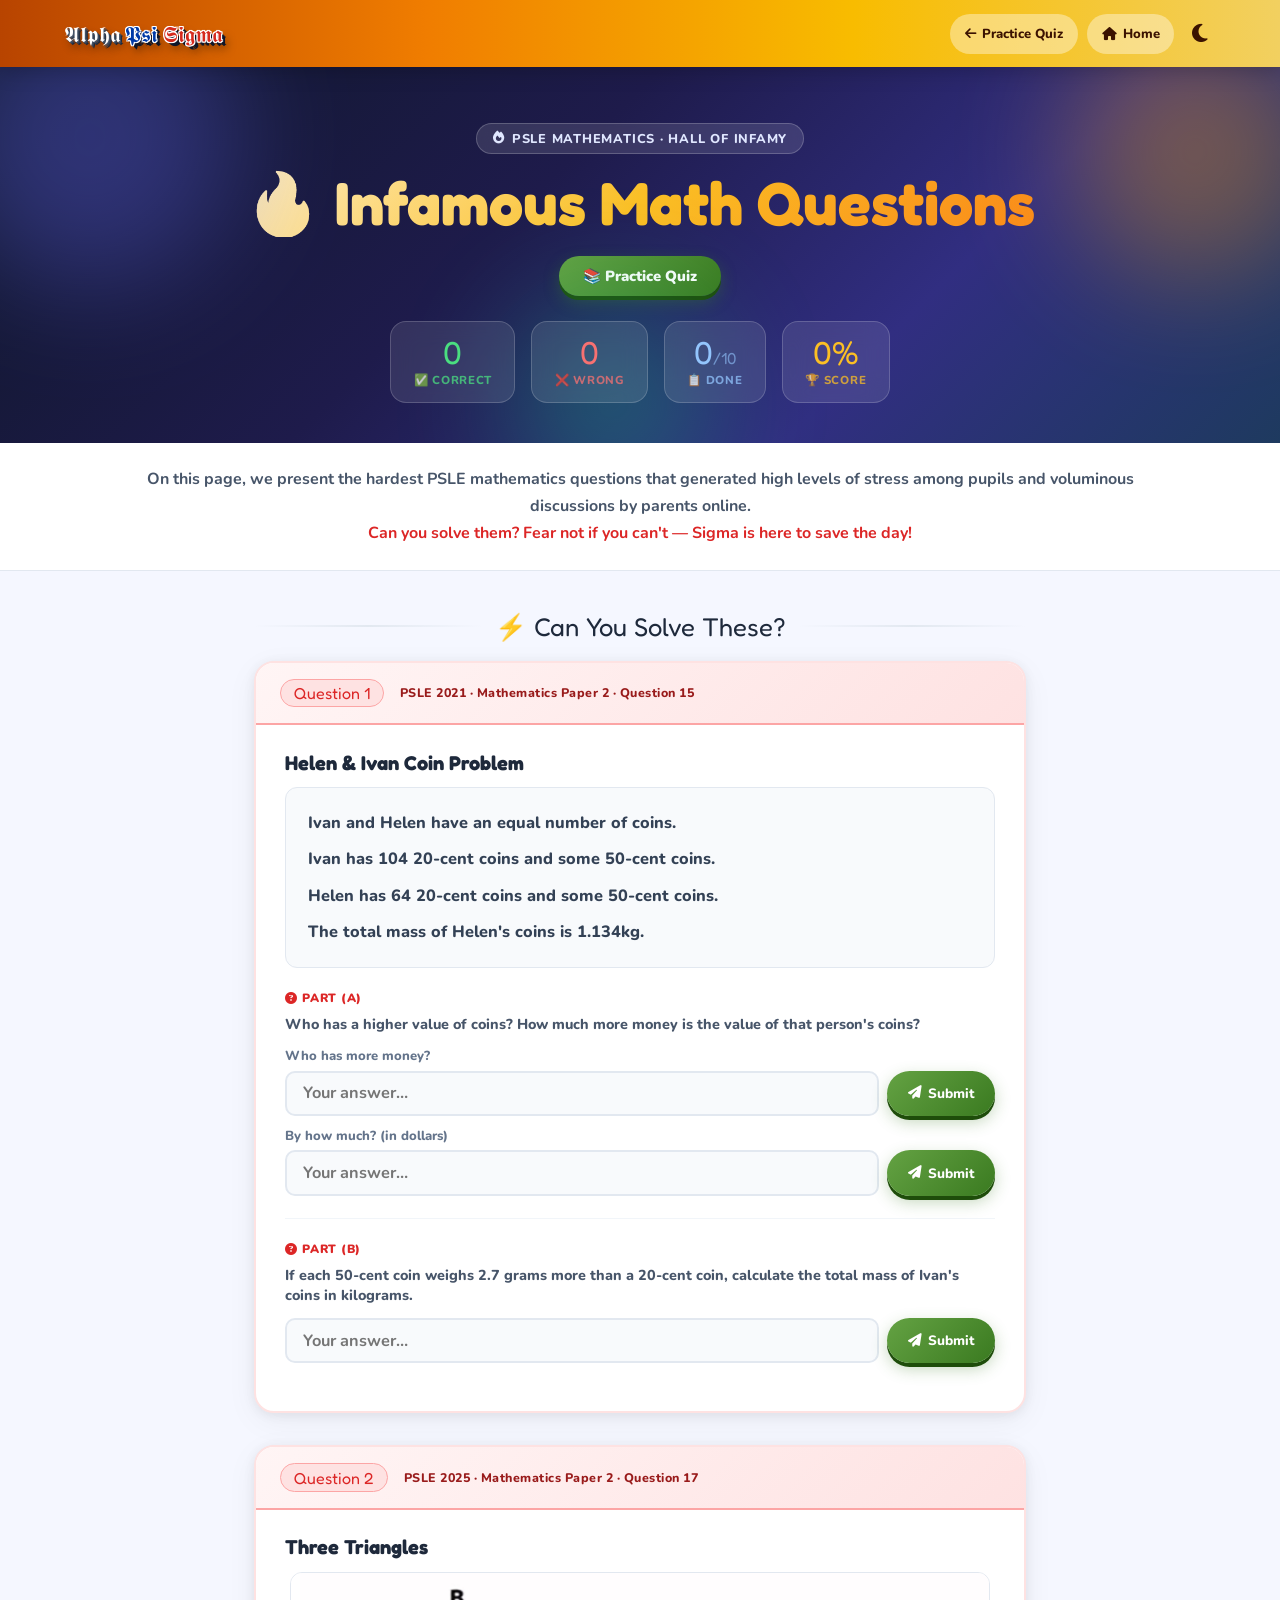
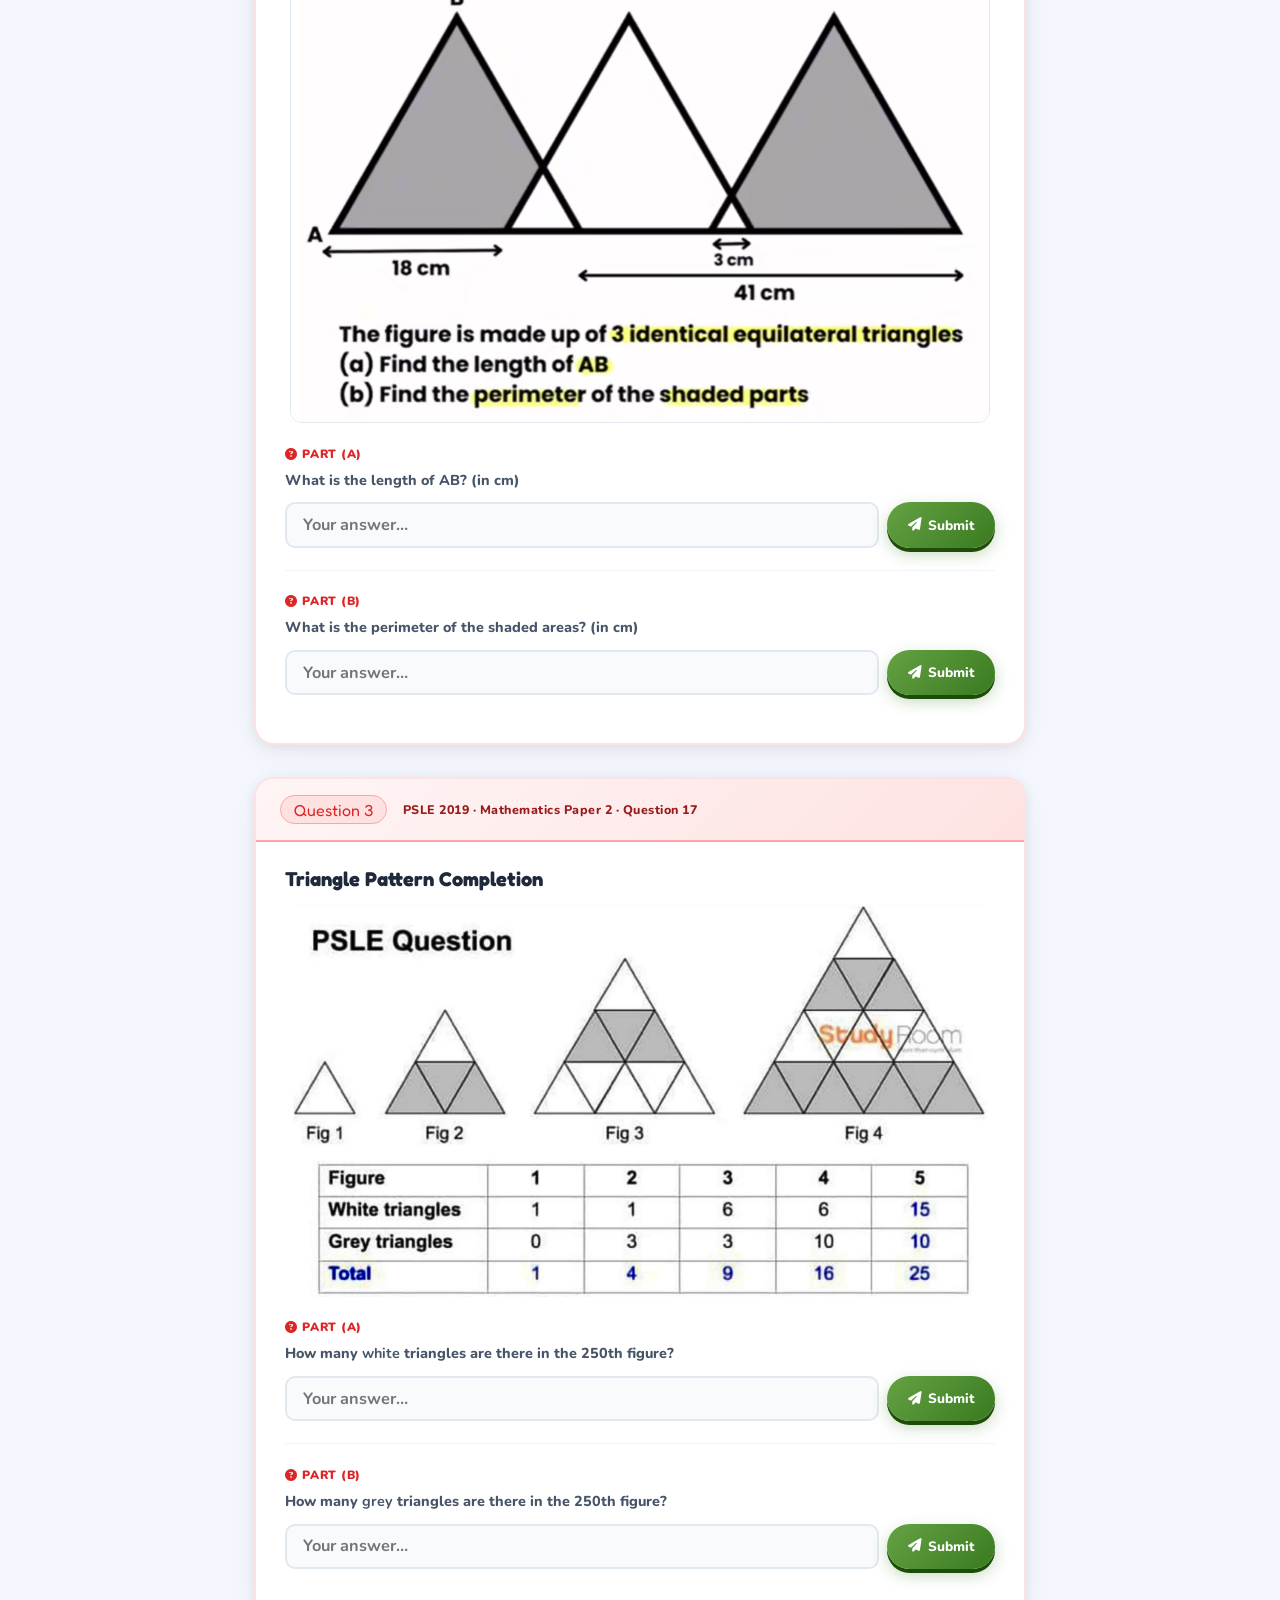
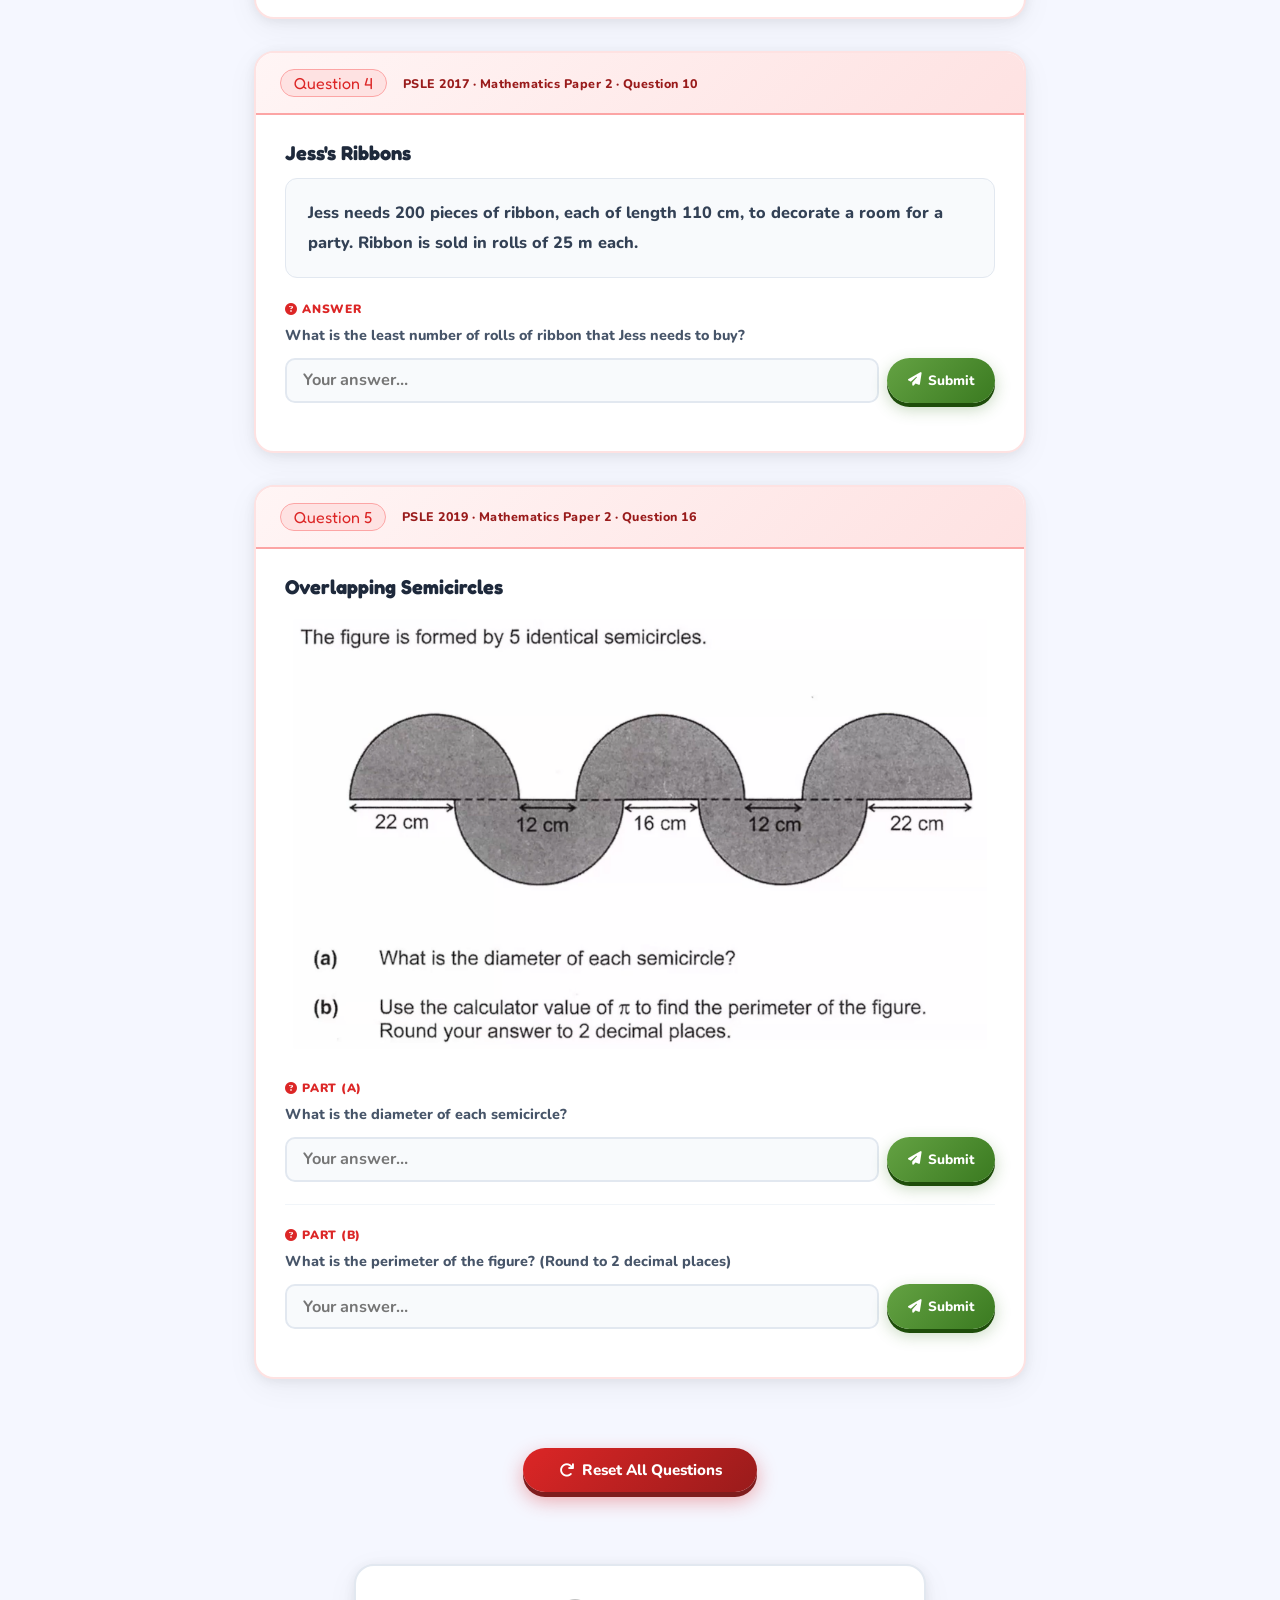
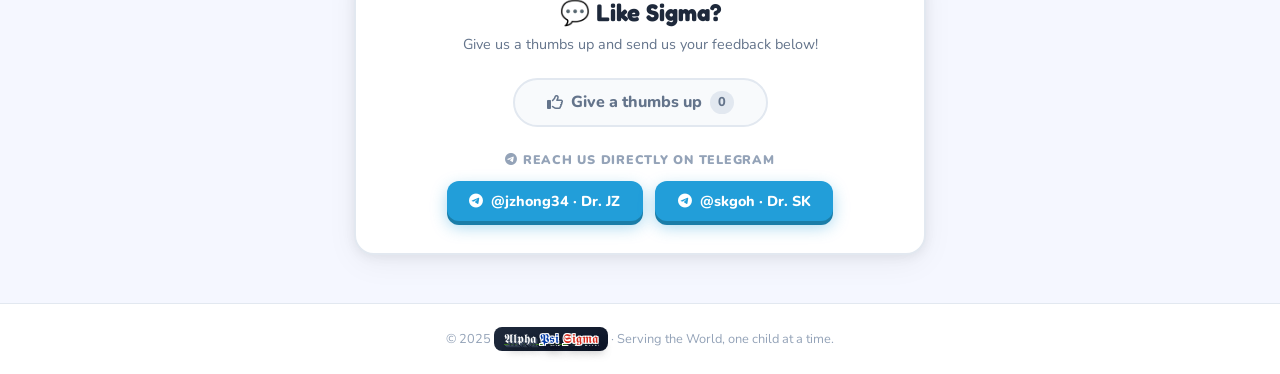
<file: PSLE/infamous.html>
<!DOCTYPE html>
<html lang="en">
<head>
    <meta charset="UTF-8">
    <meta name="viewport" content="width=device-width, initial-scale=1.0">
    <title>Infamous PSLE Math Questions — Alpha Psi Sigma</title>
    <meta name="description" content="The hardest PSLE math questions that sparked nationwide debate — solve them yourself with step-by-step guided explanations.">
    <meta name="keywords" content="PSLE math questions, mathematics, problem solving, exam preparation, learning, education, students, parents, children, Singapore, primary school">
    <link href="https://fonts.googleapis.com/css2?family=Nunito:wght@400;600;700;800;900&family=Fredoka+One&display=swap" rel="stylesheet">
    <link rel="stylesheet" href="https://cdnjs.cloudflare.com/ajax/libs/font-awesome/6.4.0/css/all.min.css">
    <style>
        *, *::before, *::after { box-sizing: border-box; margin: 0; padding: 0; }

        :root {
            --red:      #dc2626;
            --red-dk:   #991b1b;
            --green:    #3a7a20;
            --green-dk: #1e4d0a;
            --amber:    #f59e0b;
        }

        body { font-family: 'Nunito', sans-serif; background: #f5f7ff; color: #1a1a2e; min-height: 100vh; }

        /* ── NAV ── */
        nav {
            background: linear-gradient(to right, #b84400, #f07d00, #f8bc00, #f2d060);
            padding: 0.85rem 5%;
            display: flex; align-items: center; justify-content: space-between;
            position: sticky; top: 0; z-index: 200;
            box-shadow: 0 3px 20px rgba(0,0,0,0.22);
        }
        .nav-logo { font-family: 'Fredoka One', cursive; font-size: 1.35rem; color: #fff; text-decoration: none; }
        .nav-logo span { color: #3b1200; }
        .logo-alpha, .logo-psi, .logo-sigma { font-weight: 400; }
        .logo-alpha { color: #ffffff !important; text-shadow: 1px 1px 0 #475569, 2px 2px 0 #334155, 3px 3px 0 #1e293b, 4px 6px 8px rgba(0,0,0,0.45); }
        .logo-psi, .logo-sigma { text-shadow: -1px -1px 0 #fff, 1px -1px 0 #fff, -1px 1px 0 #fff, 1px 1px 0 #fff, 0 -1px 0 #fff, 0 1px 0 #fff, -1px 0 0 #fff, 1px 0 0 #fff, 2px 2px 0 #0f172a, 3px 3px 0 #0f172a, 4px 4px 0 #0f172a, 5px 7px 8px rgba(0,0,0,0.5); }
        .logo-psi   { color: #0039A6 !important; }
        .logo-sigma { color: #D52B1E !important; }
        .nav-links { display: flex; gap: 0.6rem; }
        .nav-link-btn {
            display: inline-flex; align-items: center; gap: 0.4rem;
            color: #3b1200; font-weight: 800; font-size: 0.82rem; text-decoration: none;
            background: rgba(255,255,255,0.38); border-radius: 50px; padding: 0.35rem 0.9rem;
            transition: background 0.2s;
        }
        .nav-link-btn:hover { background: rgba(255,255,255,0.6); }

        /* ── HERO ── */
        .hero {
            position: relative; overflow: hidden;
            background: linear-gradient(135deg, #0f172a 0%, #1e1b4b 40%, #312e81 70%, #1e3a5f 100%);
            padding: 3.5rem 5% 2.5rem; text-align: center;
        }
        .hero-orb { position: absolute; border-radius: 50%; filter: blur(60px); opacity: 0.35; pointer-events: none; }
        .orb1 { width: 300px; height: 300px; background: #6366f1; top: -80px; left: -60px; }
        .orb2 { width: 250px; height: 250px; background: #f59e0b; top: -40px; right: -40px; }
        .orb3 { width: 200px; height: 200px; background: #10b981; bottom: -60px; left: 40%; }
        .hero-badge {
            display: inline-flex; align-items: center; gap: 0.45rem;
            background: rgba(255,255,255,0.12); border: 1.5px solid rgba(255,255,255,0.2);
            color: #e0e7ff; border-radius: 50px; padding: 0.35rem 1rem;
            font-size: 0.8rem; font-weight: 800; letter-spacing: 0.06em; text-transform: uppercase;
            margin-bottom: 1rem; backdrop-filter: blur(8px);
        }
        .hero h1 {
            font-family: 'Fredoka One', cursive;
            font-size: clamp(2.2rem, 6vw, 3.8rem); line-height: 1.1; margin-bottom: 0.7rem;
            background: linear-gradient(135deg, #ffffff 0%, #fbbf24 50%, #f97316 100%);
            -webkit-background-clip: text; -webkit-text-fill-color: transparent; background-clip: text;
        }
        .hero p { font-size: 1rem; color: #c7d2fe; max-width: 560px; margin: 0 auto; line-height: 1.6; }

        /* ── INTRO STRIP ── */
        .intro-strip {
            background: white; border-bottom: 1px solid #e2e8f0;
            padding: 1.4rem 8%; text-align: center;
            font-size: 1rem; color: #475569; font-weight: 700; line-height: 1.7;
        }
        .intro-strip em { color: var(--red); font-style: normal; }

        /* ── CONTROVERSY ARTICLE ── */
        .article-wrap { max-width: 900px; margin: 2.5rem auto; padding: 0 5%; }
        .article-box {
            background: white; border-radius: 20px; overflow: hidden;
            box-shadow: 0 2px 12px rgba(0,0,0,0.07), 0 8px 32px rgba(0,0,0,0.05);
            border: 2px solid #fee2e2;
        }
        .article-header {
            background: linear-gradient(135deg, #991b1b, #7f1d1d);
            padding: 1.2rem 1.8rem; display: flex; align-items: center; gap: 1rem;
        }
        .article-icon { font-size: 1.8rem; }
        .article-header h2 { font-family: 'Fredoka One', cursive; font-size: 1.3rem; color: white; }
        .article-header p { font-size: 0.78rem; color: #fca5a5; font-weight: 700; margin-top: 0.15rem; }
        .article-body { padding: 1.6rem 1.8rem; }
        .article-body h3 {
            font-size: 0.82rem; font-weight: 900; color: var(--red);
            text-transform: uppercase; letter-spacing: 0.06em;
            margin: 1.2rem 0 0.5rem; display: flex; align-items: center; gap: 0.4rem;
        }
        .article-body h3:first-child { margin-top: 0; }
        .article-body p, .article-body li { font-size: 0.97rem; color: #475569; line-height: 1.78; }
        .article-body ul { padding-left: 1.4rem; margin-top: 0.4rem; }
        .article-body li { margin-bottom: 0.4rem; }
        .article-body strong { color: #1e293b; }
        .article-body em { color: var(--red); font-style: normal; }
        blockquote.q-block {
            margin: 1rem 0; background: #fffbeb;
            border-left: 3px solid var(--amber); border-radius: 0 10px 10px 0;
            padding: 1rem 1.2rem; font-size: 0.88rem; color: #334155; line-height: 1.8;
        }
        blockquote.q-block strong { color: #92400e; }

        /* ── QUESTIONS WRAPPER ── */
        .questions-wrap { max-width: 900px; margin: 0 auto; padding: 0 5% 1rem; }
        .section-title {
            display: flex; align-items: center; gap: 0.8rem;
            font-family: 'Fredoka One', cursive; font-size: 1.6rem; color: #1e293b;
            margin: 2.5rem 0 1.2rem;
        }
        .section-title::before, .section-title::after {
            content: ''; flex: 1; height: 2px;
            background: linear-gradient(to right, transparent, #e2e8f0, transparent);
        }

        /* ── CASE CARD ── */
        .case-card {
            background: white; border-radius: 20px; overflow: hidden; margin-bottom: 2rem;
            box-shadow: 0 2px 12px rgba(0,0,0,0.07), 0 8px 32px rgba(0,0,0,0.05);
            border: 2px solid #fee2e2;
            transition: transform 0.22s, box-shadow 0.22s;
        }
        .case-card:hover { transform: translateY(-4px); box-shadow: 0 12px 40px rgba(0,0,0,0.11); }
        .case-header {
            background: linear-gradient(135deg, #fff5f5, #fee2e2);
            padding: 1rem 1.5rem;
            display: flex; align-items: center; gap: 1rem; flex-wrap: wrap;
            border-bottom: 2px solid #fca5a5;
        }
        .case-num {
            font-family: 'Fredoka One', cursive; font-size: 1rem; color: var(--red);
            background: #fee2e2; border: 1px solid #fca5a5;
            border-radius: 50px; padding: 0.2rem 0.8rem;
        }
        .case-source { font-size: 0.78rem; font-weight: 800; color: #991b1b; letter-spacing: 0.04em; }

        .case-body { padding: 1.6rem 1.8rem; }
        .case-body h3 { font-family: 'Fredoka One', cursive; font-size: 1.25rem; color: #1e293b; margin-bottom: 0.8rem; }

        /* ── QUESTION TEXT BLOCK ── */
        .q-block {
            background: #f8fafc; border-radius: 12px;
            border: 1px solid #e2e8f0; padding: 1.2rem 1.4rem;
            font-size: 1.02rem; color: #334155; line-height: 1.85; margin-bottom: 1.4rem;
            font-weight: 800;
        }
        .q-block .qline { margin-bottom: 0.4rem; font-weight: 800; }
        .q-block .qline:last-child { margin-bottom: 0; }

        /* ── PART LABEL ── */
        .part-label {
            font-size: 0.75rem; font-weight: 900; color: var(--red);
            text-transform: uppercase; letter-spacing: 0.06em;
            margin-bottom: 0.5rem; display: flex; align-items: center; gap: 0.3rem;
        }
        .part-wrap { margin-bottom: 1.4rem; }
        .part-wrap > p { font-weight: 800; }

        /* ── INPUT + BUTTON ── */
        .input-row { display: flex; gap: 0.5rem; align-items: stretch; flex-wrap: wrap; }
        .ans-input {
            flex: 1; min-width: 140px;
            background: #f8fafc; border: 2px solid #e2e8f0;
            border-radius: 10px; padding: 0.6rem 1rem;
            font-family: 'Nunito', sans-serif; font-size: 1.02rem; font-weight: 700;
            color: #1e293b; outline: none; transition: border-color 0.18s, background 0.18s;
        }
        .ans-input:focus { border-color: var(--green); background: white; }
        .ans-input:disabled { opacity: 0.6; cursor: not-allowed; }
        .ans-input.inp-correct { border-color: #15803d; background: #dcfce7; color: #15803d; }
        .ans-input.inp-wrong   { border-color: var(--red); background: #fee2e2; color: #b91c1c; }
        .ans-input.inp-empty   { border-color: #cbd5e1; }

        .btn-submit {
            border: none; border-radius: 50px; padding: 0.55rem 1.3rem;
            font-family: 'Nunito', sans-serif; font-size: 0.85rem; font-weight: 800;
            cursor: pointer; white-space: nowrap; color: white;
            background: linear-gradient(135deg, #64a243, #3a7a20);
            box-shadow: 0 4px 0 var(--green-dk), 0 6px 16px rgba(58,122,32,0.3);
            transition: transform 0.18s, box-shadow 0.18s;
            display: inline-flex; align-items: center; gap: 0.4rem;
        }
        .btn-submit:hover:not(:disabled) { transform: translateY(-2px); box-shadow: 0 6px 0 var(--green-dk), 0 10px 22px rgba(58,122,32,0.4); }
        .btn-submit:active:not(:disabled) { transform: translateY(2px); box-shadow: 0 1px 0 var(--green-dk); }
        .btn-submit:disabled { opacity: 0.35; cursor: not-allowed; transform: none; box-shadow: none; }

        /* ── FEEDBACK ── */
        .feedback {
            margin-top: 0.6rem; font-size: 0.95rem; font-weight: 800;
            padding: 0.6rem 1rem; border-radius: 12px;
            display: none; align-items: center; gap: 0.5rem; line-height: 1.5;
        }
        .feedback.show { display: flex; animation: popIn 0.3s cubic-bezier(.17,.67,.35,1.3) both; }
        @keyframes popIn { from { opacity:0; transform:scale(0.88); } to { opacity:1; transform:scale(1); } }
        .fb-empty   { background: #f1f5f9; color: #64748b; border: 1.5px solid #cbd5e1; }
        .fb-correct { background: #dcfce7; color: #15803d; border: 1.5px solid #86efac; }
        .fb-wrong   { background: #fee2e2; color: #b91c1c; border: 1.5px solid #fca5a5; }

        /* ── EXPLANATION ── */
        .explanation {
            margin-top: 0.8rem;
            background: linear-gradient(135deg, #fffbeb, #fef9ee);
            border: 1.5px solid #fde68a; border-left: 4px solid var(--amber);
            border-radius: 0 12px 12px 0; padding: 1rem 1.1rem;
            font-size: 0.93rem; color: #334155; line-height: 1.78; display: none;
        }
        .explanation.show { display: block; animation: slideDown 0.35s ease; }
        @keyframes slideDown { from { opacity:0; transform:translateY(-6px); } to { opacity:1; transform:translateY(0); } }
        .exp-label {
            font-weight: 900; color: #b45309; font-size: 0.75rem; text-transform: uppercase;
            letter-spacing: 0.06em; margin-bottom: 0.6rem;
            display: flex; align-items: center; gap: 0.35rem;
            background: #fef3c7; border-radius: 50px; padding: 0.2rem 0.7rem; width: fit-content;
        }
        .explanation strong { color: #15803d; }
        .explanation b { color: #1e293b; }
        .exp-step { margin-bottom: 0.5rem; }

        /* ── SCORE DASHBOARD ── */
        .dashboard {
            display: flex; gap: 1rem; justify-content: center; flex-wrap: wrap;
            margin-top: 1.6rem; position: relative; z-index: 2;
        }
        .dash-card {
            background: rgba(255,255,255,0.1); backdrop-filter: blur(12px);
            border: 1.5px solid rgba(255,255,255,0.18); border-radius: 16px;
            padding: 0.9rem 1.4rem; text-align: center; min-width: 90px;
        }
        .dash-num { font-family: 'Fredoka One', cursive; font-size: 2rem; line-height: 1; }
        .dash-label { font-size: 0.72rem; font-weight: 800; text-transform: uppercase; letter-spacing: 0.06em; opacity: 0.75; margin-top: 0.2rem; }
        .dash-card.dc-correct { color: #4ade80; }
        .dash-card.dc-wrong   { color: #f87171; }
        .dash-card.dc-total   { color: #93c5fd; }
        .dash-card.dc-pct     { color: #fbbf24; }
        @media (max-width: 600px) {
            .dashboard { gap: 0.6rem; }
            .dash-card { padding: 0.7rem 1rem; min-width: 70px; }
            .dash-num  { font-size: 1.6rem; }
        }

        /* ── DATA TABLE ── */
        .data-table { width: 100%; border-collapse: collapse; margin: 1rem 0 1.4rem; font-size: 0.88rem; }
        .data-table th { background: #f8fafc; color: #475569; font-weight: 900; text-align: center; padding: 0.6rem 0.8rem; border: 1px solid #e2e8f0; font-size: 0.8rem; text-transform: uppercase; letter-spacing: 0.04em; }
        .data-table td { text-align: center; padding: 0.55rem 0.8rem; border: 1px solid #e2e8f0; color: #334155; font-weight: 700; }
        .data-table tr:nth-child(even) td { background: #f8fafc; }
        .data-table td[style*="gold"] { color: var(--red) !important; font-weight: 900; }

        /* ── IMAGES ── */
        .q3-img { width: 100%; max-width: 700px; border-radius: 12px; display: block; margin: 0 auto 1.4rem; border: 1px solid #e2e8f0; }

        /* ── DIVIDER ── */
        .part-divider { height: 1px; background: #f1f5f9; margin: 1.4rem 0; }

        /* ── BOTTOM SECTION ── */
        .bottom-section { max-width: 700px; margin: 1rem auto 3rem; padding: 0 5%; text-align: center; }
        .bottom-card {
            background: white; border-radius: 20px; border: 2px solid #e2e8f0;
            padding: 2rem; box-shadow: 0 2px 12px rgba(0,0,0,0.07), 0 8px 32px rgba(0,0,0,0.05);
        }
        .bottom-card h2 { font-family: 'Fredoka One', cursive; font-size: 1.5rem; color: #1e293b; margin-bottom: 0.4rem; }
        .bottom-card p { font-size: 0.9rem; color: #64748b; margin-bottom: 1.5rem; }

        .like-btn {
            border: 2px solid #e2e8f0; border-radius: 50px; padding: 0.7rem 2rem;
            font-family: 'Nunito', sans-serif; font-size: 1rem; font-weight: 800;
            cursor: pointer; display: inline-flex; align-items: center; gap: 0.5rem;
            background: #f8fafc; color: #64748b; transition: all 0.22s; margin-bottom: 1.5rem;
        }
        .like-btn.liked { background: #fee2e2; color: #dc2626; border-color: #dc2626; }
        .like-btn:hover { transform: scale(1.06); }
        .like-count { font-size: 0.8rem; background: #e2e8f0; border-radius: 50px; padding: 0.15rem 0.5rem; }

        .tg-label { font-size: 0.78rem; font-weight: 900; color: #94a3b8; text-transform: uppercase; letter-spacing: 0.06em; margin-bottom: 0.8rem; }
        .tg-buttons { display: flex; gap: 0.8rem; justify-content: center; flex-wrap: wrap; }
        .tg-btn {
            display: inline-flex; align-items: center; gap: 0.5rem;
            background: #229ED9; color: white; font-family: 'Nunito', sans-serif;
            font-size: 0.9rem; font-weight: 800; border-radius: 12px;
            padding: 0.65rem 1.4rem; text-decoration: none;
            box-shadow: 0 4px 0 #1a7da8, 0 6px 16px rgba(34,158,217,0.4);
            transition: transform 0.18s, box-shadow 0.18s;
        }
        .tg-btn:hover { transform: translateY(-2px); box-shadow: 0 6px 0 #1a7da8, 0 10px 24px rgba(34,158,217,0.5); color: white; }
        .tg-btn:active { transform: translateY(2px); box-shadow: 0 1px 0 #1a7da8; }

        /* ── RESET ── */
        .reset-section {
            text-align: center; padding: 0.5rem 5% 3.5rem;
            display: flex; flex-direction: column; align-items: center; gap: 0.8rem;
        }
        .score-summary { font-size: 1rem; font-weight: 800; color: #64748b; }
        .score-summary span { color: #dc2626; }
        .btn-reset {
            border: none; border-radius: 50px; padding: 0.75rem 2.2rem;
            font-family: 'Nunito', sans-serif; font-size: 0.95rem; font-weight: 800;
            cursor: pointer; background: linear-gradient(135deg, #dc2626, #991b1b); color: white;
            box-shadow: 0 5px 0 #7f1d1d, 0 8px 20px rgba(220,38,38,0.4);
            transition: transform 0.2s, box-shadow 0.2s;
            display: inline-flex; align-items: center; gap: 0.5rem;
        }
        .btn-reset:hover { transform: translateY(-3px); box-shadow: 0 8px 0 #7f1d1d, 0 14px 28px rgba(220,38,38,0.5); }
        .btn-reset:active { transform: translateY(3px); box-shadow: 0 2px 0 #7f1d1d; }

        .btn-reveal-yes, .btn-reveal-no {
            border: none; border-radius: 8px; padding: 0.5rem 1.2rem;
            font-family: 'Nunito', sans-serif; font-size: 0.85rem; font-weight: 700;
            cursor: pointer; display: inline-flex; align-items: center; gap: 0.4rem;
            transition: transform 0.15s, box-shadow 0.15s;
        }
        .btn-reveal-yes {
            background: #10b981; color: white;
            box-shadow: 0 3px 0 #047857, 0 6px 12px rgba(16,185,129,0.3);
        }
        .btn-reveal-yes:hover { transform: translateY(-2px); box-shadow: 0 4px 0 #047857, 0 8px 16px rgba(16,185,129,0.4); }
        .btn-reveal-yes:active { transform: translateY(2px); box-shadow: 0 1px 0 #047857, 0 2px 6px rgba(16,185,129,0.2); }

        .btn-reveal-no {
            background: #ef4444; color: white;
            box-shadow: 0 3px 0 #dc2626, 0 6px 12px rgba(239,68,68,0.3);
        }
        .btn-reveal-no:hover { transform: translateY(-2px); box-shadow: 0 4px 0 #dc2626, 0 8px 16px rgba(239,68,68,0.4); }
        .btn-reveal-no:active { transform: translateY(2px); box-shadow: 0 1px 0 #dc2626, 0 2px 6px rgba(239,68,68,0.2); }

        footer { text-align: center; padding: 1.4rem; font-size: 0.8rem; color: #94a3b8; border-top: 1px solid #e2e8f0; background: white; }
        footer a { color: #3a7a20; font-weight: 800; }

        @media (max-width: 600px) {
            .case-body { padding: 1.2rem; }
            .article-body { padding: 1.2rem; }
        }

        /* ── DARK MODE ── */
        :root {
            --dm-bg-0: #0b0f16;
            --dm-bg-1: #12171f;
            --dm-bg-2: #1a2029;
            --dm-bg-3: #232a35;
            --dm-border: rgba(148, 163, 184, 0.14);
            --dm-border-strong: rgba(148, 163, 184, 0.28);
            --dm-text-primary: #f4f6f9;
            --dm-text-secondary: #aab3c2;
            --dm-accent: #fbbf24;
        }
        .darkmode-btn { transition: color 0.3s ease, transform 0.2s ease; }
        .darkmode-btn:hover { transform: scale(1.15) rotate(-8deg); }
        body { transition: background 0.4s ease, color 0.4s ease; }
        nav { transition: background 0.4s ease; }
        body.dark-mode nav {
            background: linear-gradient(to right, #1a1208, #2b1c08, #3d2a0a, #4a3210, #3d2a0a) !important;
            border-bottom: 1px solid rgba(251, 191, 36, 0.2);
        }
        /* nav-logo brand colors (logo-alpha/psi/sigma) intentionally persist in dark mode */
        body.dark-mode .nav-link-btn { background: rgba(251,191,36,0.15) !important; color: var(--dm-accent) !important; }
        body.dark-mode .nav-link-btn:hover { background: rgba(251,191,36,0.28) !important; }
        body.dark-mode {
            background:
                radial-gradient(ellipse 1000px 500px at 20% 0%, rgba(220, 38, 38, 0.07), transparent 60%),
                radial-gradient(ellipse 900px 500px at 90% 20%, rgba(251, 191, 36, 0.06), transparent 55%),
                var(--dm-bg-0) !important;
            color: var(--dm-text-secondary) !important;
        }
        body.dark-mode .darkmode-btn { color: var(--dm-accent); }
        body.dark-mode footer { background: var(--dm-bg-1) !important; border-color: var(--dm-border) !important; color: var(--dm-text-secondary) !important; }
        body.dark-mode .case-card {
            background: linear-gradient(160deg, var(--dm-bg-2), var(--dm-bg-1)) !important;
            border-color: var(--dm-border-strong) !important;
            box-shadow: 0 10px 30px rgba(0,0,0,0.35) !important;
        }
        body.dark-mode .case-header { background: var(--dm-bg-2) !important; border-bottom-color: var(--dm-border-strong) !important; }
        body.dark-mode .case-body h3 { color: var(--dm-text-primary) !important; }
        body.dark-mode .case-source { color: #f87171 !important; }
        body.dark-mode .q-block { background: var(--dm-bg-2) !important; border-color: var(--dm-border) !important; color: var(--dm-text-secondary) !important; }
        body.dark-mode .q-block strong { color: var(--dm-text-primary) !important; }
        body.dark-mode .part-label { color: #f87171 !important; }
        body.dark-mode .ans-input { background: var(--dm-bg-2) !important; border-color: var(--dm-border-strong) !important; color: var(--dm-text-primary) !important; }
        body.dark-mode .ans-input:focus { background: var(--dm-bg-3) !important; }
        body.dark-mode .explanation { background: var(--dm-bg-2) !important; border-color: var(--dm-border) !important; color: var(--dm-text-secondary) !important; }
        body.dark-mode .explanation b { color: var(--dm-text-primary) !important; }
        body.dark-mode .exp-step { background: var(--dm-bg-3) !important; }
        body.dark-mode .article-box { background: var(--dm-bg-2) !important; border-color: var(--dm-border-strong) !important; }
        body.dark-mode .article-body p,
        body.dark-mode .article-body li { color: var(--dm-text-secondary) !important; }
        body.dark-mode .intro-strip { background: var(--dm-bg-1) !important; color: var(--dm-text-secondary) !important; border-color: var(--dm-border) !important; }
        body.dark-mode .data-table th { background: var(--dm-bg-3) !important; color: var(--dm-text-secondary) !important; border-color: var(--dm-border) !important; }
        body.dark-mode .data-table td { background: var(--dm-bg-2) !important; color: var(--dm-text-secondary) !important; border-color: var(--dm-border) !important; }
    </style>
</head>
<body>

<!-- NAV -->
<nav>
    <a href="../index.html" class="nav-logo"><span class="logo-alpha">𝕬𝖑𝖕𝖍𝖆</span> <span class="logo-psi">𝕻𝖘𝖎</span> <span class="logo-sigma">𝕾𝖎𝖌𝖒𝖆</span></a>
    <div class="nav-links">
        <a href="index.html" class="nav-link-btn"><i class="fas fa-arrow-left"></i> Practice Quiz</a>
        <a href="../index.html" class="nav-link-btn"><i class="fas fa-home"></i> Home</a>
        <button id="darkmode-toggle" class="darkmode-btn" aria-label="Toggle dark mode" title="Toggle dark mode" style="background: none; border: none; color: #3b1200; font-size: 1.3rem; cursor: pointer; padding: 0.5rem; transition: color 0.3s ease, transform 0.2s ease;">
            <i class="fas fa-moon"></i>
        </button>
    </div>
</nav>

<!-- HERO -->
<div class="hero">
    <div class="hero-orb orb1"></div>
    <div class="hero-orb orb2"></div>
    <div class="hero-orb orb3"></div>
    <div class="hero-badge"><i class="fas fa-fire"></i> PSLE Mathematics · Hall of Infamy</div>
    <h1>🔥 Infamous Math Questions</h1>
    <div style="margin-top:1.2rem">
        <a href="index.html" style="display:inline-flex;align-items:center;gap:0.5rem;background:linear-gradient(135deg,#64a243,#3a7a20);color:white;font-family:'Nunito',sans-serif;font-weight:900;font-size:0.92rem;border-radius:50px;padding:0.6rem 1.5rem;text-decoration:none;box-shadow:0 4px 0 #1e4d0a,0 6px 16px rgba(58,122,32,0.4);transition:transform 0.18s" onmouseover="this.style.transform='translateY(-2px)'" onmouseout="this.style.transform=''">
            📚 Practice Quiz
        </a>
    </div>
    <!-- <p>The mathematics questions that broke the internet — and quite a few 12-year-olds too.</p> -->
    <div class="dashboard">
        <div class="dash-card dc-correct">
            <div class="dash-num" id="inf-correct">0</div>
            <div class="dash-label">✅ Correct</div>
        </div>
        <div class="dash-card dc-wrong">
            <div class="dash-num" id="inf-wrong">0</div>
            <div class="dash-label">❌ Wrong</div>
        </div>
        <div class="dash-card dc-total">
            <div class="dash-num"><span id="inf-done">0</span><span style="font-size:1rem;opacity:0.6">/10</span></div>
            <div class="dash-label">📋 Done</div>
        </div>
        <div class="dash-card dc-pct">
            <div class="dash-num"><span id="inf-pct">0%</span></div>
            <div class="dash-label">🏆 Score</div>
        </div>
    </div>
</div>

<!-- INTRO STRIP -->
<div class="intro-strip">
    On this page, we present the hardest PSLE mathematics questions that generated high levels of stress among pupils and voluminous discussions by parents online.<br>
    <em>Can you solve them? Fear not if you can't — Sigma is here to save the day!</em>
</div>

<!-- HELEN & IVAN CONTROVERSY ARTICLE -->
<!-- <div class="article-wrap">
    <div class="article-box">
        <div class="article-header">
            <div class="article-icon">📰</div>
            <div>
                <h2>The Helen &amp; Ivan Controversy</h2>
                <p>How one 4-mark question shook Singapore in 2021</p>
            </div>
        </div>
        <div class="article-body">
            <h3><i class="fas fa-exclamation-triangle"></i> Why People Were Upset</h3>
            <ul>
                <li><strong>Emotional Meltdowns:</strong> Many students left the examination halls in tears, completely overwhelmed. Some required emotional support from school counsellors.</li>
                <li><strong>The Home-Based Learning Context:</strong> The exam took place during COVID-19, a period of significant disruption to schooling. Parents argued that setting such an exceptionally tricky paper was unfair given the already stressful year.</li>
                <li><strong>New Scoring System:</strong> The 2021 cohort was the first to use the new <strong>Achievement Level (AL)</strong> scoring system — no bell curve. Parents felt the lack of peer-comparison data, paired with a brutally difficult paper, unfairly jeopardised their children's secondary school placements.</li>
            </ul>

            <h3><i class="fas fa-coins"></i> The Problem Itself</h3>
            <blockquote class="q-block">
                <strong>The Setup:</strong> Helen and Ivan have the <em>exact same number of coins</em>.<br><br>
                · Helen has some 50-cent coins and <strong>64 20-cent coins</strong>. Her total coin weight is <strong>1.134 kg</strong>.<br>
                · Ivan has some 50-cent coins and <strong>104 20-cent coins</strong>.<br><br>
                <strong>(a)</strong> Who has more money and by how much?<br>
                <strong>(b)</strong> Given that a 50-cent coin is 2.7 g heavier than a 20-cent coin, what is the weight of Ivan's coins?
            </blockquote>
            <p>Adults instinctively try to find the <em>exact</em> total number of coins using algebra — but the question provides no total. The key insight is <strong>logical reasoning</strong>: because Ivan has 40 more 20-cent coins, Helen must have 40 more 50-cent coins. Everything else cancels out.</p>

            <h3><i class="fas fa-hashtag"></i> The Aftermath &amp; Pop Culture Takeover</h3>
            <ul>
                <li><strong>Brand Trendjacking:</strong> DBS Bank posted a tongue-in-cheek reminder that digital payments (PayLah!) remove the need to carry heavy coins. IKEA posted a weighing scale, joking they had the solution to Helen and Ivan's weight problem.</li>
                <li><strong>MOE Response:</strong> The Ministry of Education and SEAB reassured the public that papers are designed with a mix of basic, average, and highly challenging questions — and that students would be fairly assessed.</li>
                <li>Ultimately, the question became a symbol of the intense academic pressure in Singapore's primary school landscape, sparking a nationwide debate on exam design.</li>
            </ul>
        </div>
    </div>
</div> -->

<!-- ═══════════════ QUESTIONS ═══════════════ -->
<div class="questions-wrap">
    <div class="section-title">⚡ Can You Solve These?</div>

    <!-- ───── Q1: HELEN & IVAN ───── -->
    <div class="case-card">
        <div class="case-header">
            <span class="case-num">Question 1</span>
            <span class="case-source">PSLE 2021 · Mathematics Paper 2 · Question 15</span>
        </div>
        <div class="case-body">
            <h3>Helen &amp; Ivan Coin Problem</h3>
            <div class="q-block">
                <div class="qline">Ivan and Helen have an equal number of coins.</div>
                <div class="qline">Ivan has 104 20-cent coins and some 50-cent coins.</div>
                <div class="qline">Helen has 64 20-cent coins and some 50-cent coins.</div>
                <div class="qline">The total mass of Helen's coins is 1.134kg.</div>
            </div>

            <!-- Part (a) -->
            <div class="part-wrap">
                <div class="part-label"><i class="fas fa-circle-question"></i> Part (a)</div>
                <p style="font-size:0.9rem;color:#475569;margin-bottom:0.8rem;">Who has a higher value of coins? How much more money is the value of that person's coins?</p>
                <div style="margin-bottom:0.7rem;">
                    <p style="font-size:0.82rem;color:#64748b;margin-bottom:0.35rem;font-weight:800;">Who has more money?</p>
                    <div class="input-row">
                        <input class="ans-input" id="a1a-who" type="text" placeholder="Your answer…">
                        <button class="btn-submit" onclick="checkAns('a1a-who','fb-a1a-who','exp-a1a','helen',null,null)"><i class="fas fa-paper-plane"></i> Submit</button>
                    </div>
                    <div class="feedback" id="fb-a1a-who"></div>
                </div>
                <div>
                    <p style="font-size:0.82rem;color:#64748b;margin-bottom:0.35rem;font-weight:800;">By how much? (in dollars)</p>
                    <div class="input-row">
                        <input class="ans-input" id="a1a-amt" type="text" placeholder="Your answer…">
                        <button class="btn-submit" onclick="checkAns('a1a-amt','fb-a1a-amt','exp-a1a','12',null,null)"><i class="fas fa-paper-plane"></i> Submit</button>
                    </div>
                    <div class="feedback" id="fb-a1a-amt"></div>
                </div>
                <div class="explanation" id="exp-a1a">
                    <div class="exp-label"><i class="fas fa-lightbulb"></i> Cancel &amp; Compare (Difference) Method</div>
                    <div class="exp-step"><b>Key Insight:</b> Since Helen and Ivan have the <em>same total number of coins</em>, matching coins cancel each other out in value. We focus only on the value difference caused by the extra coins.</div>
                    <div class="exp-step"><b>Step 1 — Find the difference in coin type:</b><br>
                    104 (Ivan's 20¢) − 64 (Helen's 20¢) = <strong>40 coins</strong><br>
                    Ivan has 40 more 20¢ coins than Helen. Since both have the same total, Helen MUST have <strong>40 more 50¢ coins</strong> than Ivan.</div>
                    <div class="exp-step"><b>Cancellation Principle:</b> The remaining coins (the matching quantities) are the same for both — their values cancel out. We only compare the <em>extra</em> coins.</div>
                    <div class="exp-step"><b>Step 2 — Compare the value of extra coins:</b><br>
                    Helen's 40 extra 50¢ coins → 40 × $0.50 = <strong>$20</strong><br>
                    Ivan's 40 extra 20¢ coins &nbsp;→ 40 × $0.20 = <strong>$8</strong></div>
                    <div class="exp-step"><b>Step 3 — Find the difference:</b> $20 − $8 = <strong>$12</strong></div>
                    <div class="exp-step">✅ <strong>Helen has $12 more than Ivan.</strong></div>
                </div>
            </div>

            <div class="part-divider"></div>

            <!-- Part (b) -->
            <div class="part-wrap">
                <div class="part-label"><i class="fas fa-circle-question"></i> Part (b)</div>
                <p style="font-size:0.9rem;color:#475569;margin-bottom:0.8rem;">If each 50-cent coin weighs 2.7 grams more than a 20-cent coin, calculate the total mass of Ivan's coins in kilograms.</p>
                <div class="input-row">
                    <input class="ans-input" id="a1b" type="text" placeholder="Your answer…">
                    <button class="btn-submit" onclick="checkAns('a1b','fb-a1b','exp-a1b','1.026',null,null)"><i class="fas fa-paper-plane"></i> Submit</button>
                </div>
                <div class="feedback" id="fb-a1b"></div>
                <div class="explanation" id="exp-a1b">
                    <div class="exp-label"><i class="fas fa-lightbulb"></i> Cancel &amp; Compare (Difference) Method — Mass</div>
                    <div class="exp-step"><b>From Part (a):</b> Helen has <strong>40 extra 50¢ coins</strong>; Ivan has <strong>40 extra 20¢ coins</strong>. The difference in total coin mass is caused entirely by these extra coins.</div>
                    <div class="exp-step"><b>Step 1 — Find the mass difference per extra coin:</b><br>
                    Each 50¢ coin is 2.7 g heavier than each 20¢ coin.<br>
                    So each of Helen's 40 extra coins is 2.7 g heavier than each of Ivan's extra 40 coins.</div>
                    <div class="exp-step"><b>Step 2 — Total mass difference:</b><br>
                    40 × 2.7 g = <strong>108 g = 0.108 kg</strong><br>
                    Helen's total coin mass is 0.108 kg more than Ivan's.</div>
                    <div class="exp-step"><b>Step 3 — Find Ivan's total coin mass:</b><br>
                    Ivan's mass = Helen's mass − mass difference<br>
                    = 1.134 kg − 0.108 kg = <strong>1.026 kg</strong></div>
                    <div class="exp-step">✅ <strong>Ivan's total coin mass is 1.026 kg.</strong></div>
                </div>
            </div>
        </div>
    </div>

    <!-- ───── Q2: PSLE 2025 Q17 ───── -->
    <div class="case-card">
        <div class="case-header">
            <span class="case-num">Question 2</span>
            <span class="case-source">PSLE 2025 · Mathematics Paper 2 · Question 17</span>
        </div>
        <div class="case-body">
            <h3>Three Triangles</h3>
            <img src="psle2025_q17.png" alt="PSLE 2025 Mathematics Paper 2, Question 17" class="q3-img">

            <!-- Part (a) -->
            <div class="part-wrap">
                <div class="part-label"><i class="fas fa-circle-question"></i> Part (a)</div>
                <p style="font-size:0.9rem;color:#475569;margin-bottom:0.8rem;">What is the length of AB? (in cm)</p>
                <div class="input-row">
                    <input class="ans-input" id="a3a" type="text" placeholder="Your answer…">
                    <button class="btn-submit" onclick="checkAns('a3a','fb-a3a','exp-a3a','26','26cm','26 cm')"><i class="fas fa-paper-plane"></i> Submit</button>
                </div>
                <div class="feedback" id="fb-a3a"></div>
                <div class="explanation" id="exp-a3a">
                    <div class="exp-label"><i class="fas fa-lightbulb"></i> Step-by-Step Working</div>
                    <!-- Principles box - inside explanation -->
                    <div style="background:rgba(124,58,237,0.08);border:1px solid rgba(124,58,237,0.25);border-left:3px solid #7c3aed;border-radius:0 12px 12px 0;padding:1rem 1.2rem;margin-bottom:1.4rem;font-size:0.86rem;color:#1e293b;line-height:1.8;">
                        <div style="font-size:0.73rem;font-weight:900;color:#1e293b;text-transform:uppercase;letter-spacing:0.06em;margin-bottom:0.5rem;"><i class="fas fa-star"></i> Key Principles to Apply</div>
                        <b style="color:#1e293b;">Equilateral Principle:</b> Equilateral triangles have three equal sides and each interior angle is 60°. All equilateral triangles are similar — same shape regardless of size.<br>
                        <b style="color:#1e293b;">Congruence Principle:</b> When equilateral triangles overlap, the overlapping parts share the same lengths. If two equilateral triangles are congruent (≅), all their corresponding sides and angles are identical.
                    </div>
                    <div style="background:#f1f5f9;border-radius:10px;padding:0.5rem;margin:0.8rem 0 1rem">
                    <svg viewBox="0 0 500 215" xmlns="http://www.w3.org/2000/svg" style="width:100%;max-width:480px;display:block;margin:0 auto;font-family:'Nunito',sans-serif">
                      <defs>
                        <marker id="d1ra" markerWidth="6" markerHeight="5" refX="5" refY="2.5" orient="auto"><polygon points="0 0,6 2.5,0 5" fill="#1e293b"/></marker>
                        <marker id="d1la" markerWidth="6" markerHeight="5" refX="1" refY="2.5" orient="auto-start-reverse"><polygon points="6 0,0 2.5,6 5" fill="#1e293b"/></marker>
                        <marker id="d1rb" markerWidth="6" markerHeight="5" refX="5" refY="2.5" orient="auto"><polygon points="0 0,6 2.5,0 5" fill="#1d4ed8"/></marker>
                        <marker id="d1lb" markerWidth="6" markerHeight="5" refX="1" refY="2.5" orient="auto-start-reverse"><polygon points="6 0,0 2.5,6 5" fill="#1d4ed8"/></marker>
                      </defs>
                      <text x="250" y="14" text-anchor="middle" font-size="12" fill="#0f172a" font-weight="800">Diagram 1 — Finding AB</text>
                      <!-- △ABC (grey, left) -->
                      <polygon points="30,155 115,10 200,155" fill="#cbd5e1" stroke="#1e293b" stroke-width="1.5"/>
                      <!-- △GHI (grey, right) -->
                      <polygon points="295,155 380,10 465,155" fill="#cbd5e1" stroke="#1e293b" stroke-width="1.5"/>
                      <!-- △DEF (white, middle, dashed) -->
                      <polygon points="140,155 225,10 310,155" fill="white" stroke="#1e293b" stroke-width="1.5" stroke-dasharray="6,3"/>
                      <!-- Labels inside triangles -->
                      <text x="73" y="120" text-anchor="middle" font-size="10" fill="#1e293b" font-style="italic" font-weight="700">△ABC</text>
                      <text x="225" y="108" text-anchor="middle" font-size="10" fill="#1e293b" font-style="italic" font-weight="700">△DEF</text>
                      <text x="378" y="120" text-anchor="middle" font-size="10" fill="#1e293b" font-style="italic" font-weight="700">△GHI</text>
                      <!-- Shaded / White labels -->
                      <text x="73" y="133" text-anchor="middle" font-size="9" fill="#1e293b" font-weight="700">Shaded</text>
                      <text x="225" y="121" text-anchor="middle" font-size="9" fill="#1e293b" font-weight="700">White</text>
                      <text x="378" y="133" text-anchor="middle" font-size="9" fill="#1e293b" font-weight="700">Shaded</text>
                      <!-- Vertex labels: A B C D E F G H I -->
                      <text x="19" y="168" font-size="13" fill="#0f172a" font-weight="900">A</text>
                      <text x="110" y="9" font-size="13" fill="#0f172a" font-weight="900">B</text>
                      <text x="196" y="168" font-size="13" fill="#0f172a" font-weight="900">C</text>
                      <text x="129" y="168" font-size="13" fill="#0f172a" font-weight="900">D</text>
                      <text x="221" y="9" font-size="13" fill="#0f172a" font-weight="900">E</text>
                      <text x="309" y="168" font-size="13" fill="#0f172a" font-weight="900">F</text>
                      <text x="280" y="168" font-size="13" fill="#0f172a" font-weight="900">G</text>
                      <text x="376" y="9" font-size="13" fill="#0f172a" font-weight="900">H</text>
                      <text x="462" y="168" font-size="13" fill="#0f172a" font-weight="900">I</text>
                      <!-- AB label on left slant (red) -->
                      <text x="58" y="97" font-size="12" fill="#b91c1c" font-weight="900" transform="rotate(-60,58,90)">AB</text>
                      <!-- GI = 26 cm label inside right triangle -->
                      <text x="380" y="100" text-anchor="middle" font-size="11" fill="#b91c1c" font-weight="800">GI = 26 cm</text>
                      <text x="380" y="113" text-anchor="middle" font-size="11" fill="#b91c1c" font-weight="800">= AB ✓</text>
                      <!-- AD = 18 cm arrow (given) -->
                      <line x1="31" y1="170" x2="138" y2="170" stroke="#1e293b" stroke-width="1.2" marker-end="url(#d1ra)" marker-start="url(#d1la)"/>
                      <text x="84" y="181" text-anchor="middle" font-size="11" fill="#0f172a" font-weight="800">AD = 18 cm</text>
                      <!-- GF = 3 cm (tiny, between G=295 and F=310) -->
                      <line x1="295" y1="161" x2="310" y2="161" stroke="#1e293b" stroke-width="1" marker-end="url(#d1ra)" marker-start="url(#d1la)"/>
                      <text x="302" y="155" text-anchor="middle" font-size="10" fill="#0f172a" font-weight="800">GF=3</text>
                      <!-- FI = 23 cm (blue, derived) -->
                      <line x1="311" y1="183" x2="464" y2="183" stroke="#1d4ed8" stroke-width="1.2" marker-end="url(#d1rb)" marker-start="url(#d1lb)"/>
                      <text x="387" y="194" text-anchor="middle" font-size="11" fill="#1d4ed8" font-weight="800">FI = 41 − 18 = 23 cm</text>
                      <!-- AI = 41 cm full span -->
                      <line x1="30" y1="200" x2="465" y2="200" stroke="#1e293b" stroke-width="1.1" marker-end="url(#d1ra)" marker-start="url(#d1la)"/>
                      <text x="248" y="212" text-anchor="middle" font-size="11" fill="#0f172a" font-weight="800">AI = 41 cm (given)</text>
                    </svg>
                    </div>
                    <div class="exp-step"><b>Label the vertices:</b> Call the three equilateral triangles △ABC, △DEF and △GHI (left to right). The side lengths shown are: AD = CF = 18 cm, and GF = 3 cm. The total length from A to I is 41 cm.</div>
                    <div class="exp-step"><b>Since △ABC ≅ △DEF ≅ △GHI</b> (all three triangles are congruent):<br>
                    AD = CF = 18 cm (given overlap lengths)<br>
                    FI = 41 − 18 = <strong>23 cm</strong> (remaining gap on the right)</div>
                    <div class="exp-step"><b>Find GI (side of △GHI):</b><br>
                    GI = GF + FI = 3 + 23 = <strong>26 cm</strong></div>
                    <div class="exp-step"><b>Since △ABC ≅ △GHI:</b><br>
                    AB = GI = <strong>26 cm</strong></div>
                    <div class="exp-step">✅ <strong>AB = 26 cm</strong></div>
                </div>
            </div>

            <div class="part-divider"></div>

            <!-- Part (b) -->
            <div class="part-wrap">
                <div class="part-label"><i class="fas fa-circle-question"></i> Part (b)</div>
                <p style="font-size:0.9rem;color:#475569;margin-bottom:0.8rem;">What is the perimeter of the shaded areas? (in cm)</p>
                <div class="input-row">
                    <input class="ans-input" id="a3b" type="text" placeholder="Your answer…">
                    <button class="btn-submit" onclick="checkAns('a3b','fb-a3b','exp-a3b','145','145cm','145 cm')"><i class="fas fa-paper-plane"></i> Submit</button>
                </div>
                <div class="feedback" id="fb-a3b"></div>
                <div class="explanation" id="exp-a3b">
                    <div class="exp-label"><i class="fas fa-lightbulb"></i> Step-by-Step Working</div>
                    <div style="background:#f1f5f9;border-radius:10px;padding:0.5rem;margin:0.8rem 0 1rem">
                    <svg viewBox="0 0 500 215" xmlns="http://www.w3.org/2000/svg" style="width:100%;max-width:480px;display:block;margin:0 auto;font-family:'Nunito',sans-serif">
                      <defs>
                        <marker id="d2ro" markerWidth="6" markerHeight="5" refX="5" refY="2.5" orient="auto"><polygon points="0 0,6 2.5,0 5" fill="#b45309"/></marker>
                        <marker id="d2lo" markerWidth="6" markerHeight="5" refX="1" refY="2.5" orient="auto-start-reverse"><polygon points="6 0,0 2.5,6 5" fill="#b45309"/></marker>
                      </defs>
                      <text x="250" y="14" text-anchor="middle" font-size="12" fill="#0f172a" font-weight="800">Diagram 2 — Perimeter of Shaded Areas = 145 cm</text>
                      <!-- Coordinates: A(30,155) B(115,10) C(200,155) D(140,155) E(225,10) F(310,155) G(295,155) H(380,10) I(465,155) -->
                      <!-- J=(170,108)  K=(303,142) -->
                      <!-- Base triangles (faint) -->
                      <polygon points="30,155 115,10 200,155" fill="#e2e8f0" stroke="#1e293b" stroke-width="1"/>
                      <polygon points="295,155 380,10 465,155" fill="#e2e8f0" stroke="#1e293b" stroke-width="1"/>
                      <polygon points="140,155 225,10 310,155" fill="white" stroke="#1e293b" stroke-width="1" stroke-dasharray="5,3"/>
                      <!-- Left shaded region: quadrilateral A-B-J-D -->
                      <polygon points="30,155 115,10 170,108 140,155" fill="#cbd5e1" stroke="none" opacity="0.75"/>
                      <!-- Right shaded region: quadrilateral K-H-I-F -->
                      <polygon points="303,142 380,10 465,155 310,155" fill="#cbd5e1" stroke="none" opacity="0.75"/>
                      <!-- Perimeter outlines (orange) -->
                      <polyline points="30,155 115,10 170,108 140,155 30,155" fill="none" stroke="#b45309" stroke-width="2.5" stroke-linejoin="round"/>
                      <polyline points="310,155 303,142 380,10 465,155 310,155" fill="none" stroke="#b45309" stroke-width="2.5" stroke-linejoin="round"/>
                      <!-- Vertex labels -->
                      <text x="19" y="168" font-size="13" fill="#0f172a" font-weight="900">A</text>
                      <text x="110" y="9" font-size="13" fill="#0f172a" font-weight="900">B</text>
                      <text x="196" y="168" font-size="13" fill="#0f172a" font-weight="900">C</text>
                      <text x="129" y="168" font-size="13" fill="#0f172a" font-weight="900">D</text>
                      <text x="221" y="9" font-size="13" fill="#0f172a" font-weight="900">E</text>
                      <text x="309" y="168" font-size="13" fill="#0f172a" font-weight="900">F</text>
                      <text x="280" y="168" font-size="13" fill="#0f172a" font-weight="900">G</text>
                      <text x="376" y="9" font-size="13" fill="#0f172a" font-weight="900">H</text>
                      <text x="462" y="168" font-size="13" fill="#0f172a" font-weight="900">I</text>
                      <!-- J and K intersection dots + labels -->
                      <circle cx="170" cy="108" r="4" fill="#0f172a" stroke="white" stroke-width="1.5"/>
                      <text x="156" y="107" text-anchor="end" font-size="12" fill="#0f172a" font-weight="900">J</text>
                      <circle cx="303" cy="142" r="4" fill="#0f172a" stroke="white" stroke-width="1.5"/>
                      <text x="315" y="141" font-size="12" fill="#0f172a" font-weight="900">K</text>
                      <!-- Perimeter segment labels (orange) -->
                      <!-- AB=26: left slant A→B, midpoint (72,82), rotate -60° -->
                      <text x="60" y="88" font-size="11" fill="#b45309" font-weight="900" transform="rotate(-60,60,84)">AB=26</text>
                      <!-- BJ=18: B(115,10)→J(170,108), midpoint (142,59), rotate +59° -->
                      <text x="150" y="53" font-size="11" fill="#b45309" font-weight="900" transform="rotate(59,148,56)">BJ=18</text>
                      <!-- DJ=8: D(140,155)→J(170,108), midpoint (155,131), rotate -57° -->
                      <text x="162" y="135" font-size="11" fill="#b45309" font-weight="900" transform="rotate(-57,159,131)">DJ=8</text>
                      <!-- DA=18: bottom base, midpoint (85,155) -->
                      <text x="85" y="173" text-anchor="middle" font-size="11" fill="#b45309" font-weight="900">DA=18</text>
                      <!-- KH=23: K(303,142)→H(380,10), midpoint (341,76), rotate -60° -->
                      <text x="338" y="70" font-size="11" fill="#b45309" font-weight="900" transform="rotate(-60,335,67)">KH=23</text>
                      <!-- HI=26: H(380,10)→I(465,155), midpoint (422,82), rotate +60° -->
                      <text x="447" y="90" font-size="11" fill="#b45309" font-weight="900" transform="rotate(60,444,86)">HI=26</text>
                      <!-- FI=23: F(310,155)→I(465,155), bottom base -->
                      <text x="387" y="173" text-anchor="middle" font-size="11" fill="#b45309" font-weight="900">FI=23</text>
                      <!-- KF=3: K(303,142)→F(310,155), tiny segment -->
                      <text x="295" y="152" text-anchor="end" font-size="11" fill="#b45309" font-weight="900">KF=3</text>
                      <!-- Total -->
                      <text x="250" y="196" text-anchor="middle" font-size="12" fill="#0f172a" font-weight="800">26+18+8+18 + 23+26+23+3 = 145 cm</text>
                    </svg>
                    </div>
                    <div class="exp-step"><b>Label the intersection points</b> J (between △ABC and △DEF) and K (between △DEF and △GHI).</div>
                    <div class="exp-step"><b>Find sides of overlapping triangle DJC (between △ABC and △DEF):</b><br>
                    DF = AB = 26 cm (congruent triangles)<br>
                    DJ = JC = DC = DF − CF = 26 − 18 = <strong>8 cm</strong></div>
                    <div class="exp-step"><b>Find sides of overlapping triangle GKF (between △DEF and △GHI):</b><br>
                    GK = KF = GF = <strong>3 cm</strong> (given)</div>
                    <div class="exp-step"><b>Sum the 8 outer segments of the shaded region:</b><br>
                    AB + BJ + DJ + AD + KH + HI + FI + KF<br>
                    = 26 + 18 + 8 + 18 + 23 + 26 + 23 + 3<br>
                    = <strong>145 cm</strong></div>
                    <div class="exp-step">✅ <strong>Perimeter of shaded areas = 145 cm</strong></div>
                </div>
            </div>
        </div>
    </div>

    <!-- ───── Q3: TRIANGLE PATTERN ───── -->
    <div class="case-card">
        <div class="case-header">
            <span class="case-num">Question 3</span>
            <span class="case-source">PSLE 2019 · Mathematics Paper 2 · Question 17</span>
        </div>
        <div class="case-body">
            <h3>Triangle Pattern Completion</h3>
            <img src="psle2019_q17_triangles.png" alt="PSLE 2019 Triangle Pattern — Figures 1 to 4" style="width:100%;max-width:700px;border-radius:12px;display:block;margin:0 auto 1.4rem;border:1px solid var(--border);">

            <!-- <table class="data-table">
                <thead>
                    <tr>
                        <th>Figure</th>
                        <th>White</th>
                        <th>Grey</th>
                        <th>Total</th>
                    </tr>
                </thead>
                <tbody>
                    <tr><td>1</td><td>1</td><td>0</td><td>1</td></tr>
                    <tr><td>2</td><td>1</td><td>3</td><td>4</td></tr>
                    <tr><td>3</td><td>6</td><td>3</td><td>9</td></tr>
                    <tr><td>4</td><td>6</td><td>10</td><td>16</td></tr>
                    <tr><td>5</td><td>15</td><td>10</td><td>25</td></tr>
                    <tr><td style="color:var(--gold)">250</td><td>?</td><td>?</td><td>?</td></tr>
                </tbody>
            </table> -->

            <!-- Part (a) -->
            <div class="part-wrap">
                <div class="part-label"><i class="fas fa-circle-question"></i> Part (a)</div>
                <p style="font-size:0.9rem;color:#475569;margin-bottom:0.8rem;">How many <strong>white</strong> triangles are there in the 250th figure?</p>
                <div class="input-row">
                    <input class="ans-input" id="a2a" type="text" placeholder="Your answer…">
                    <button class="btn-submit" onclick="checkAns('a2a','fb-a2a','exp-a2a','31125',null,null)"><i class="fas fa-paper-plane"></i> Submit</button>
                </div>
                <div class="feedback" id="fb-a2a"></div>
                <div class="explanation" id="exp-a2a">
                    <div class="exp-label"><i class="fas fa-lightbulb"></i> Compare and Contrast Method</div>
                    <div class="exp-step"><b>Step 1: Compare the difference between white and grey triangles in each figure</b><br>
                    <table style="font-size:0.9rem;margin:0.6rem 0;border-collapse:collapse;width:100%;max-width:400px;">
                        <tr style="border-bottom:1px solid #cbd5e1;">
                            <td style="padding:0.4rem 0.6rem;"><b>Figure</b></td>
                            <td style="padding:0.4rem 0.6rem;text-align:center;"><b>Difference (White − Grey)</b></td>
                        </tr>
                        <tr style="border-bottom:1px solid #e2e8f0;">
                            <td style="padding:0.4rem 0.6rem;">1</td>
                            <td style="padding:0.4rem 0.6rem;text-align:center;">1 − 0 = <b>1</b></td>
                        </tr>
                        <tr style="border-bottom:1px solid #e2e8f0;">
                            <td style="padding:0.4rem 0.6rem;">2</td>
                            <td style="padding:0.4rem 0.6rem;text-align:center;">1 − 3 = <b>−2</b></td>
                        </tr>
                        <tr style="border-bottom:1px solid #e2e8f0;">
                            <td style="padding:0.4rem 0.6rem;">3</td>
                            <td style="padding:0.4rem 0.6rem;text-align:center;">6 − 3 = <b>3</b></td>
                        </tr>
                        <tr style="border-bottom:1px solid #e2e8f0;">
                            <td style="padding:0.4rem 0.6rem;">4</td>
                            <td style="padding:0.4rem 0.6rem;text-align:center;">6 − 10 = <b>−4</b></td>
                        </tr>
                        <tr>
                            <td style="padding:0.4rem 0.6rem;">5</td>
                            <td style="padding:0.4rem 0.6rem;text-align:center;">15 − 10 = <b>5</b></td>
                        </tr>
                    </table>
                    </div>
                    <div class="exp-step"><b>Step 2: Contrast odd vs even figures</b><br>
                    <span style="color:#475569;">In <b>odd-numbered figures</b> (1, 3, 5, …), there are more <b>white</b> triangles than grey.<br>
                    In <b>even-numbered figures</b> (2, 4, 6, …), there are more <b>grey</b> triangles than white.</span><br><br>
                    Since <strong>Figure 250 is even-numbered</strong>, there will be <strong>250 more grey triangles than white triangles</strong>.<br>
                    ∴ No. of grey = No. of white + 250
                    </div>
                    <div class="exp-step"><b>Step 3: Compute the number of white and grey triangles in Figure 250</b><br>
                    Total = White + Grey = White + (White + 250) = 2 × White + 250<br><br>
                    Since total triangles in Fig. 250 = 250² = <strong>62,500</strong><br>
                    62,500 = 2 × White + 250<br>
                    2 × White = 62,500 − 250 = 62,250<br>
                    White = 62,250 ÷ 2 = <strong>31,125</strong>
                    </div>
                    <div class="exp-step">✅ <strong>There are 31,125 white triangles in the 250th figure.</strong></div>
                    <div style="margin-top:1.2rem;padding-top:1.2rem;border-top:2px solid #e2e8f0;">
                        <button onclick="document.getElementById('alt-sol-q3a').style.display = document.getElementById('alt-sol-q3a').style.display === 'none' ? 'block' : 'none';" style="background:#6366f1;color:white;border:none;padding:0.6rem 1.2rem;border-radius:8px;font-weight:700;cursor:pointer;font-size:0.9rem;">
                            📚 See Alternative Solution (Arithmetic Sequence Method)
                        </button>
                        <div id="alt-sol-q3a" style="display:none;margin-top:1.2rem;">
                            <div class="exp-step" style="background:#eff6ff;border-left:3px solid #3b82f6;border-radius:0 8px 8px 0;">
                                <b>Alternative Method: Sum of Arithmetic Sequence</b><br>
                                <span style="font-size:1.15rem;font-family:'Fredoka One',cursive;color:#1d4ed8;letter-spacing:0.02em">Sₙ = n/2 × (a₁ + aₙ)</span><br>
                                <span style="color:#475569;font-size:0.92em">where <b>n</b> = number of terms, <b>a₁</b> = first term, <b>aₙ</b> = last term</span>
                            </div>
                            <div class="exp-step"><b>Step 1: Identify white rows in Figure 250</b><br>
                            White triangles appear in odd-numbered rows: 1, 3, 5, …, 249<br>
                            Number of white rows = 125</div>
                            <div class="exp-step"><b>Step 2: Find the first and last white row values</b><br>
                            Row 1 → 1 triangle<br>
                            Row 3 → 5 triangles<br>
                            Row 5 → 9 triangles<br>
                            ⋮<br>
                            Row 249 → 2 × 249 − 1 = <strong>497 triangles</strong></div>
                            <div class="exp-step"><b>Step 3: Apply arithmetic sequence formula</b><br>
                            White = 125 × (1 + 497) ÷ 2<br>
                            White = 125 × 498 ÷ 2<br>
                            White = 125 × 249<br>
                            White = <strong>31,125</strong></div>
                        </div>
                    </div>
                </div>
            </div>

            <div class="part-divider"></div>

            <!-- Part (b) -->
            <div class="part-wrap">
                <div class="part-label"><i class="fas fa-circle-question"></i> Part (b)</div>
                <p style="font-size:0.9rem;color:#475569;margin-bottom:0.8rem;">How many <strong>grey</strong> triangles are there in the 250th figure?</p>
                <div class="input-row">
                    <input class="ans-input" id="a2b" type="text" placeholder="Your answer…">
                    <button class="btn-submit" onclick="checkAns('a2b','fb-a2b','exp-a2b','31375',null,null)"><i class="fas fa-paper-plane"></i> Submit</button>
                </div>
                <div class="feedback" id="fb-a2b"></div>
                <div class="explanation" id="exp-a2b">
                    <div class="exp-label"><i class="fas fa-lightbulb"></i> Compare and Contrast Method (continued from Part a)</div>
                    <div class="exp-step"><b>From Part (a), we found:</b><br>
                    White triangles in Fig. 250 = <strong>31,125</strong><br><br>
                    Using the relationship: <strong>Grey = White + 250</strong><br>
                    Grey = 31,125 + 250 = <strong>31,375</strong>
                    </div>
                    <div class="exp-step"><b>Verify the answer:</b><br>
                    Total = White + Grey = 31,125 + 31,375 = <strong>62,500</strong><br>
                    Check: 250² = 62,500 ✓
                    </div>
                    <div class="exp-step">✅ <strong>There are 31,375 grey triangles in the 250th figure.</strong></div>
                    <div style="margin-top:1.2rem;padding-top:1.2rem;border-top:2px solid #e2e8f0;">
                        <button onclick="document.getElementById('alt-sol-q3b').style.display = document.getElementById('alt-sol-q3b').style.display === 'none' ? 'block' : 'none';" style="background:#6366f1;color:white;border:none;padding:0.6rem 1.2rem;border-radius:8px;font-weight:700;cursor:pointer;font-size:0.9rem;">
                            📚 See Alternative Solution (Arithmetic Sequence Method)
                        </button>
                        <div id="alt-sol-q3b" style="display:none;margin-top:1.2rem;">
                            <div class="exp-step" style="background:#eff6ff;border-left:3px solid #3b82f6;border-radius:0 8px 8px 0;">
                                <b>Alternative Method: Sum of Arithmetic Sequence</b><br>
                                <span style="font-size:1.15rem;font-family:'Fredoka One',cursive;color:#1d4ed8;letter-spacing:0.02em">Sₙ = n/2 × (a₁ + aₙ)</span><br>
                                <span style="color:#475569;font-size:0.92em">where <b>n</b> = number of terms, <b>a₁</b> = first term, <b>aₙ</b> = last term</span>
                            </div>
                            <div class="exp-step"><b>Step 1: Identify grey rows in Figure 250</b><br>
                            Grey triangles appear in even-numbered rows: 2, 4, 6, …, 250<br>
                            Number of grey rows = 125</div>
                            <div class="exp-step"><b>Step 2: Find the first and last grey row values</b><br>
                            Row 2 → 3 triangles<br>
                            Row 4 → 7 triangles<br>
                            Row 6 → 11 triangles<br>
                            ⋮<br>
                            Row 250 → 2 × 250 − 1 = <strong>499 triangles</strong></div>
                            <div class="exp-step"><b>Step 3: Apply arithmetic sequence formula</b><br>
                            Grey = 125 × (3 + 499) ÷ 2<br>
                            Grey = 125 × 502 ÷ 2<br>
                            Grey = 125 × 251<br>
                            Grey = <strong>31,375</strong></div>
                            <div class="exp-step"><b>Verify:</b> White + Grey = 31,125 + 31,375 = 62,500 = 250² ✓</div>
                        </div>
                    </div>
                </div>
            </div>
        </div>
    </div>

    <!-- ───── Q4: JESS'S RIBBONS ───── -->
    <div class="case-card">
        <div class="case-header">
            <span class="case-num">Question 4</span>
            <span class="case-source">PSLE 2017 · Mathematics Paper 2 · Question 10</span>
        </div>
        <div class="case-body">
            <h3>Jess's Ribbons</h3>
            <div class="q-block">
                <div class="qline">
                Jess needs 200 pieces of ribbon, each of length 110 cm, to decorate a room for a party. Ribbon is sold in rolls of 25 m each. 
                </div>
                <!-- <div class="qline">What is the least number of rolls of ribbon that Jess needs to buy?</div> -->
                <!-- <div class="qline"><strong>Question:</strong> What is the least number of rolls of ribbon that Jess needs to buy?</div> -->
            </div>

            <!-- Part (a) — already integrated into single question -->
            <div class="part-wrap">
                <div class="part-label"><i class="fas fa-circle-question"></i> Answer</div>
                <p style="font-size:0.9rem;color:#475569;margin-bottom:0.8rem;">What is the least number of rolls of ribbon that Jess needs to buy?</p>
                <div class="input-row">
                    <input class="ans-input" id="a4a" type="text" placeholder="Your answer…">
                    <button class="btn-submit" onclick="checkAns('a4a','fb-a4a','exp-a4a','10',null,null)"><i class="fas fa-paper-plane"></i> Submit</button>
                </div>
                <div class="feedback" id="fb-a4a"></div>
                <div class="explanation" id="exp-a4a">
                    <div class="exp-label"><i class="fas fa-lightbulb"></i> Step-by-Step Working</div>
                    <div class="exp-step"><b>Step 1: Convert both lengths to the same unit (centimetres).</b><br>
                    Length of 1 piece needed = <strong>110 cm</strong><br>
                    Length of 1 roll = 25 m = 25 × 100 = <strong>2,500 cm</strong></div>
                    <div class="exp-step"><b>Step 2: Calculate how many <u>whole pieces</u> can be cut from ONE roll.</b><br>
                    Number of pieces per roll = 2,500 cm ÷ 110 cm = 22.72…<br>
                    Since Jess needs <em>complete</em> 110 cm pieces (cannot piece together scraps), she can only get <strong>22 full pieces per roll</strong><br>
                    <em style="color:#64748b;font-size:0.9em">(80 cm of scrap remains unused from each roll)</em></div>
                    <div class="exp-step"><b>Step 3: Calculate the total number of rolls needed.</b><br>
                    Jess needs 200 pieces total<br>
                    Number of rolls = 200 pieces ÷ 22 pieces/roll = 9.09…<br>
                    Since she cannot buy a fraction of a roll, she must round up to <strong>10 rolls</strong></div>
                    <div class="exp-step"><b>Verify:</b> 10 rolls × 22 pieces/roll = 220 pieces ✓ (exceeds the 200 needed)<br>
                    Check: 9 rolls × 22 pieces/roll = 198 pieces ✗ (2 pieces short!)</div>
                    <div class="exp-step">✅ <strong>Jess needs to buy 10 rolls of ribbon.</strong></div>
                    <div class="exp-step" style="background:#fff3cd;border-left:3px solid #ffc107;border-radius:0 8px 8px 0;padding:0.8rem;margin-top:0.8rem">
                        <b>⚠️ Common Trap:</b><br>
                        If you simply calculated total length (200 × 110 = 22,000 cm = 220 m) and divided by roll size (220 ÷ 25 = 8.8 → 9 rolls), you'd get the wrong answer!<br>
                        The key is that <strong>pieces cannot be pieced together from scrap</strong>. Each roll yields only 22 whole pieces, not a fractional amount.
                    </div>
                </div>
            </div>
        </div>
    </div>

    <!-- ───── Q5: SEMICIRCLES ───── -->
    <div class="case-card">
        <div class="case-header">
            <span class="case-num">Question 5</span>
            <span class="case-source">PSLE 2019 · Mathematics Paper 2 · Question 16</span>
        </div>
        <div class="case-body">
            <h3>Overlapping Semicircles</h3>
            <img src="psle2019_q16_semicircles.png" alt="PSLE 2019 Mathematics Paper 2, Question 16 — Overlapping Semicircles" style="width:100%;max-width:900px;border-radius:12px;display:block;margin:0 auto 1.4rem;border:1px solid var(--border);background:#fff;padding:0.5rem;">

            <!-- Part (a) -->
            <div class="part-wrap">
                <div class="part-label"><i class="fas fa-circle-question"></i> Part (a)</div>
                <p style="font-size:0.9rem;color:#475569;margin-bottom:0.8rem;">What is the diameter of each semicircle?</p>
                <div class="input-row">
                    <input class="ans-input" id="a5a" type="text" placeholder="Your answer…">
                    <button class="btn-submit" onclick="checkAns('a5a','fb-a5a','exp-a5a','36',null,null)"><i class="fas fa-paper-plane"></i> Submit</button>
                </div>
                <div class="feedback" id="fb-a5a"></div>
                <div class="explanation" id="exp-a5a">
                    <div class="exp-label"><i class="fas fa-lightbulb"></i> Step-by-Step Working</div>
                    <div class="exp-step"><b>Step 1: The non-overlapped part of the first semicircle is 22 cm.</b><br>
                    Let <em>D</em> = diameter, <em>a</em> = overlap between Semicircles 1 &amp; 2<br>
                    D − a = 22 cm</div>
                    <div class="exp-step"><b>Step 2: Find the overlap between Semicircles 2 &amp; 3.</b><br>
                    The distance from start of Semicircle 2 to start of Semicircle 3 is 12 cm.<br>
                    Let <em>b</em> = overlap between Semicircles 2 &amp; 3<br>
                    b = 22 cm − 12 cm = <strong>10 cm</strong></div>
                    <div class="exp-step"><b>Step 3: Use the middle semicircle to find the diameter.</b><br>
                    The middle semicircle has an exposed baseline of 16 cm and overlaps by 10 cm on both left and right sides.<br>
                    Diameter = 10 cm + 16 cm + 10 cm = <strong>36 cm</strong></div>
                    <div class="exp-step">✅ <strong>The diameter of each semicircle is 36 cm.</strong></div>
                </div>
            </div>

            <div class="part-divider"></div>

            <!-- Part (b) -->
            <div class="part-wrap">
                <div class="part-label"><i class="fas fa-circle-question"></i> Part (b)</div>
                <p style="font-size:0.9rem;color:#475569;margin-bottom:0.8rem;">What is the perimeter of the figure? (Round to 2 decimal places)</p>
                <div class="input-row">
                    <input class="ans-input" id="a5b" type="text" placeholder="Your answer…">
                    <button class="btn-submit" onclick="checkAns('a5b','fb-a5b','exp-a5b','366.74',null,null)"><i class="fas fa-paper-plane"></i> Submit</button>
                </div>
                <div class="feedback" id="fb-a5b"></div>
                <div class="explanation" id="exp-a5b">
                    <div class="exp-label"><i class="fas fa-lightbulb"></i> Step-by-Step Working</div>
                    <div class="exp-step"><b>Step 1: Sum all the exposed straight baseline segments.</b><br>
                    Straight lines = 22 + 12 + 16 + 12 + 22 = <strong>84 cm</strong></div>
                    <div class="exp-step"><b>Step 2: Calculate the total curved arc length.</b><br>
                    The 5 semicircles combine to form 2.5 full circles.<br>
                    Curved length = 2.5 × (π × 36) = 90π ≈ <strong>282.74 cm</strong></div>
                    <div class="exp-step"><b>Step 3: Add straight and curved components.</b><br>
                    Total perimeter = 84 + 282.74 = <strong>366.74 cm</strong></div>
                    <div class="exp-step">✅ <strong>The perimeter of the figure is 366.74 cm.</strong></div>
                </div>
            </div>
        </div>
    </div>

</div><!-- end questions-wrap -->

<!-- RESET -->
<div class="reset-section">
    <div class="score-summary" id="inf-summary"></div>
    <button class="btn-reset" onclick="resetAll()"><i class="fas fa-redo"></i> Reset All Questions</button>
</div>

<!-- ═══════ BOTTOM FEEDBACK ═══════ -->
<div class="bottom-section">
    <div class="bottom-card">
        <h2>💬 Like Sigma?</h2>
        <p>Give us a thumbs up and send us your feedback below!</p>

        <button class="like-btn" id="like-btn" onclick="toggleLike()">
            <i class="fas fa-thumbs-up" id="like-icon"></i>
            <span id="like-text">Give a thumbs up</span>
            <span class="like-count" id="like-count">0</span>
        </button>

        <div class="tg-label"><i class="fab fa-telegram"></i> Reach us directly on Telegram</div>
        <div class="tg-buttons">
            <a href="https://t.me/jzhong34" target="_blank" rel="noopener" class="tg-btn">
                <i class="fab fa-telegram"></i> @jzhong34 · Dr. JZ
            </a>
            <a href="https://t.me/skgoh" target="_blank" rel="noopener" class="tg-btn">
                <i class="fab fa-telegram"></i> @skgoh · Dr. SK
            </a>
        </div>
    </div>
</div>



<footer>
    &copy; 2025 <a href="../index.html" style="display:inline-flex;background:linear-gradient(135deg,#1e293b,#0f172a);padding:0.2rem 0.6rem;border-radius:8px;"><span class="logo-alpha">𝕬𝖑𝖕𝖍𝖆</span>&nbsp;<span class="logo-psi">𝕻𝖘𝖎</span>&nbsp;<span class="logo-sigma">𝕾𝖎𝖌𝖒𝖆</span></a> · Serving the World, one child at a time.
</footer>

<script>

    /* ── SCORE TRACKER ── */
    let infCorrect = 0, infWrong = 0, infDone = 0;
    const INF_TOTAL = 7;

    function updateInfScore() {
        document.getElementById('inf-correct').textContent = infCorrect;
        document.getElementById('inf-wrong').textContent   = infWrong;
        document.getElementById('inf-done').textContent    = infDone;
        document.getElementById('inf-pct').textContent     = Math.round(infCorrect / INF_TOTAL * 100) + '%';
    }

    /* ── ANSWER CHECKER ── */
    function normalize(s) {
        return s.toLowerCase().replace(/[$,\s]/g, '');
    }

    function checkAns(inputId, feedbackId, expId, correct, altCorrect, altCorrect2) {
        const input = document.getElementById(inputId);
        const fb    = document.getElementById(feedbackId);
        const exp   = expId ? document.getElementById(expId) : null;

        const val = input.value.trim();

        if (val === '') {
            /* Empty submission — warn but keep interactive */
            input.classList.add('inp-empty');
            fb.className = 'feedback fb-empty show';
            fb.innerHTML = '<i class="fas fa-times-circle" style="flex-shrink:0;margin-top:0.1rem"></i><span>Sorry, I cannot give you any marks and explain this question to you without any inputs.</span>';
            input.addEventListener('input', function clearEmpty() {
                input.classList.remove('inp-empty');
                fb.className = 'feedback';
                input.removeEventListener('input', clearEmpty);
            });
            return;
        }

        /* Lock permanently — no reattempt */
        input.disabled = true;
        document.querySelectorAll(`button[onclick*="${inputId}"]`).forEach(b => b.disabled = true);

        const n = normalize(val);
        const isRight = n === normalize(correct) ||
                        (altCorrect  && n === normalize(altCorrect))  ||
                        (altCorrect2 && n === normalize(altCorrect2));

        if (isRight) {
            input.classList.add('inp-correct');
            fb.className = 'feedback fb-correct show';
            fb.innerHTML = '<i class="fas fa-check-circle" style="flex-shrink:0;margin-top:0.1rem"></i><span>Correct! Outstanding work! 🎉</span>';
            infCorrect++;
            infDone++;
            updateInfScore();
            if (exp) exp.classList.add('show');
        } else {
            input.classList.add('inp-wrong');
            fb.className = 'feedback fb-wrong show';
            fb.innerHTML = `<i class="fas fa-times-circle" style="flex-shrink:0;margin-top:0.1rem"></i><span>Wrong.</span><div style="margin-top:0.8rem;display:flex;gap:0.6rem;flex-wrap:wrap"><button class="btn-reveal-yes" onclick="revealAnswer('${feedbackId}', '${expId}', '${correct}')"><i class="fas fa-check"></i> Yes, show answer</button><button class="btn-reveal-no" onclick="hidePrompt('${feedbackId}')"><i class="fas fa-times"></i> No, thanks</button></div>`;
            infWrong++;
            infDone++;
            updateInfScore();
        }
    }

    /* ── REVEAL ANSWER ── */
    function revealAnswer(feedbackId, expId, correctAnswer) {
        const fb = document.getElementById(feedbackId);
        fb.innerHTML = `<i class="fas fa-times-circle" style="flex-shrink:0;margin-top:0.1rem"></i><span>Wrong. The correct answer is <strong>${correctAnswer}</strong>.</span>`;
        if (expId) {
            const exp = document.getElementById(expId);
            if (exp) exp.classList.add('show');
        }
    }

    function hidePrompt(feedbackId) {
        const fb = document.getElementById(feedbackId);
        fb.innerHTML = `<i class="fas fa-times-circle" style="flex-shrink:0;margin-top:0.1rem"></i><span>Wrong.</span>`;
    }

    /* ── RESET ── */
    function resetAll() {
        infCorrect = infWrong = infDone = 0;
        updateInfScore();
        document.getElementById('inf-summary').innerHTML = '';
        document.querySelectorAll('.ans-input').forEach(i => {
            i.value = '';
            i.classList.remove('inp-correct', 'inp-wrong', 'inp-empty');
            i.disabled = false;
        });
        document.querySelectorAll('.feedback').forEach(f => f.className = 'feedback');
        document.querySelectorAll('.explanation').forEach(e => e.classList.remove('show'));
        document.querySelectorAll('.btn-submit').forEach(b => b.disabled = false);
    }

    /* ── LIKE BUTTON ── */
    let liked = localStorage.getItem('psle-infamous-liked') === '1';
    let count = parseInt(localStorage.getItem('psle-infamous-likes') || '0');

    function renderLike() {
        const btn  = document.getElementById('like-btn');
        const icon = document.getElementById('like-icon');
        const text = document.getElementById('like-text');
        const cnt  = document.getElementById('like-count');
        btn.className  = liked ? 'like-btn liked' : 'like-btn';
        icon.className = liked ? 'fas fa-thumbs-up' : 'far fa-thumbs-up';
        text.textContent = liked ? 'Liked! Thank you ❤️' : 'Give a thumbs up';
        cnt.textContent = count;
    }

    function toggleLike() {
        liked = !liked;
        count += liked ? 1 : -1;
        if (count < 0) count = 0;
        localStorage.setItem('psle-infamous-liked', liked ? '1' : '0');
        localStorage.setItem('psle-infamous-likes', count);
        renderLike();
    }

    renderLike();

    /* ── DARK MODE TOGGLE ── */
    (function initDarkMode() {
        const btn = document.getElementById('darkmode-toggle');
        if (!btn) return;
        if (localStorage.getItem('darkMode') === 'enabled') {
            document.body.classList.add('dark-mode');
            btn.innerHTML = '<i class="fas fa-sun"></i>';
        }
        btn.addEventListener('click', function () {
            document.body.classList.toggle('dark-mode');
            const on = document.body.classList.contains('dark-mode');
            localStorage.setItem('darkMode', on ? 'enabled' : 'disabled');
            btn.innerHTML = on ? '<i class="fas fa-sun"></i>' : '<i class="fas fa-moon"></i>';
        });
    })();
</script>
</body>
</html>
</file>
<file: style.css>
@import url('https://fonts.googleapis.com/css2?family=Alex+Brush&family=Fredoka+One&family=Nunito:wght@400;600;700;800;900&display=swap');

:root {
    --bg-bright: rgba(255,255,255,0.75);
    --bg-offwhite: rgba(244,250,240,0.7);
    --accent-green: #64a243;
    --accent-green-dark: #4e7837;
    --accent-yellow: #ffe007;
    --accent-orange: #ff8c42;
    --accent-blue: #3a86d4;
    --text-dark: #2c2b29;
    --text-charcoal: #4a4a44;
    --card-shadow: 0 10px 30px rgba(100, 162, 67, 0.1);
}

* { box-sizing: border-box; }

body {
    margin: 0;
    font-family: 'Nunito', -apple-system, sans-serif;
    font-weight: 800;
    background:
        linear-gradient(to bottom,
            rgba(220,90,0,0.22)   0%,     /* deep burnt orange */
            rgba(240,120,0,0.18)  15%,    /* rich mango orange */
            rgba(250,160,0,0.14)  30%,    /* warm amber */
            rgba(252,190,0,0.10)  48%,    /* golden yellow */
            rgba(253,215,60,0.07) 65%,    /* sunshine yellow */
            rgba(254,235,120,0.03) 82%,   /* pale sunny yellow */
            rgba(255,248,200,0.0) 100%    /* warm white fade */
        );
    background-attachment: fixed;
    color: var(--text-dark);
    line-height: 1.7;
    overflow-x: hidden;
    font-size: 1.15rem;
}

/* SCROLL PROGRESS BAR */
#scroll-progress {
    position: fixed;
    top: 0;
    left: 0;
    height: 4px;
    width: 0%;
    background: linear-gradient(90deg, var(--accent-green), var(--accent-yellow), var(--accent-orange));
    z-index: 9999;
    border-radius: 0 4px 4px 0;
    transition: width 0.1s linear;
}

/* NAVIGATION */
nav {
    display: flex;
    justify-content: space-between;
    padding: 1.1rem 5%;
    align-items: center;
    background: linear-gradient(to right,
        #b84400 0%,    /* deep burnt mango */
        #d96000 18%,   /* rich mango */
        #f07d00 36%,   /* mango orange */
        #f5a000 54%,   /* warm amber */
        #f8bc00 72%,   /* golden pineapple */
        #f5c842 88%,   /* soft pineapple gold */
        #f2d060 100%   /* warm pineapple glow */
    );
    backdrop-filter: blur(8px);
    -webkit-backdrop-filter: blur(8px);
    position: sticky;
    top: 0;
    z-index: 1000;
    box-shadow: 0 3px 20px rgba(0, 0, 0, 0.35);
    transition: padding 0.3s ease, box-shadow 0.3s ease, background 0.3s ease;
}

nav.nav-scrolled {
    padding: 0.6rem 5%;
    background: linear-gradient(to right,
        #a03a00 0%,    /* deep burnt mango (scrolled) */
        #c25500 18%,   /* rich mango */
        #d97000 36%,   /* mango orange */
        #e09000 54%,   /* warm amber */
        #e8aa00 72%,   /* golden pineapple */
        #e8ba38 88%,   /* soft pineapple gold */
        #e6c455 100%   /* warm pineapple glow */
    );
    box-shadow: 0 4px 24px rgba(0, 0, 0, 0.4);
}

.logo {
    display: flex;
    align-items: center;
    transition: all 0.3s ease;
    font-family: 'Fredoka One', cursive;
}

.logo-img {
    height: 96px;
    width: auto;
    object-fit: contain;
    transition: height 0.3s ease;
    margin-left: 0.6rem;
    border-radius: 14px;
    border: 2px solid rgba(255, 224, 7, 0.7);
    box-shadow: 0 2px 10px rgba(0,0,0,0.25);
    padding: 0;
    background: white;
}

nav.nav-scrolled .logo-img { height: 72px; }

.logo-img-footer {
    height: 60px;
}

.footer-logo {
    justify-content: center;
    margin-bottom: 1rem;
}

.footer-logo .logo-text-footer {
    font-size: 1.6rem;
    font-weight: 400;
    color: white !important;
    margin-left: 0.6rem;
    letter-spacing: 0;
    font-family: 'Alex Brush', cursive;
}

.footer-logo .logo-accent-footer { color: var(--accent-yellow) !important; }

/* Left-align body text in cards and bio modals */
.card p, .team-card p.bio, .tos-body p { text-align: left; }

.team-cta {
    margin-top: 3rem;
    text-align: center;
}

.team-cta p {
    font-size: 1.2rem;
    font-weight: 700;
    margin-bottom: 1rem;
    color: var(--text-charcoal);
}

.logo-text {
    font-size: 2.15rem;
    font-weight: 400;
    letter-spacing: 0;
    color: #ffffff;
    font-family: 'Alex Brush', cursive;
}

.logo-accent { color: var(--accent-yellow); }

/* Brand mark — Gothic Bold (Unicode Fraktur) tricolor: white / Russian Blue / Russian Red */
.logo-alpha,
.logo-psi,
.logo-sigma {
    font-weight: 700;
}
/* Alpha: white with a dark 3D extrusion */
.logo-alpha {
    color: #ffffff !important;
    text-shadow: 1px 1px 0 #475569, 2px 2px 0 #334155, 3px 3px 0 #1e293b,
                 4px 6px 8px rgba(0,0,0,0.45);
}
/* Psi / Sigma: brand colour + white outline + 3D extrusion so they stay prominent on any background */
.logo-psi,
.logo-sigma {
    text-shadow: -1px -1px 0 #fff, 1px -1px 0 #fff, -1px 1px 0 #fff, 1px 1px 0 #fff,
                 0 -1px 0 #fff, 0 1px 0 #fff, -1px 0 0 #fff, 1px 0 0 #fff,
                 2px 2px 0 #0f172a, 3px 3px 0 #0f172a, 4px 4px 0 #0f172a,
                 5px 7px 8px rgba(0,0,0,0.5);
}
.logo-psi   { color: #0039A6 !important; }
.logo-sigma { color: #D52B1E !important; }

/* Brand size: header + footer logo always match the "Discover" heading (h1) at every screen width */
:root { --brand-size: 2.4rem; }
@media (max-width: 768px) { :root { --brand-size: 1.75rem; } }
@media (max-width: 480px) { :root { --brand-size: 1.6rem; } }
.logo-text,
nav.nav-scrolled .logo-text,
.footer-logo .logo-text-footer {
    font-size: var(--brand-size);
    white-space: nowrap;
}
@media (max-width: 768px) and (min-width: 401px) {
    nav#navbar { padding-left: 4%; padding-right: 4%; }
    .logo-img { height: 78px; margin-left: 0.4rem; }
    nav.nav-scrolled .logo-img { height: 62px; }
}
/* Small phones: slim crest + tighter padding so title, crest and menu button stay on one row */
@media (max-width: 400px) {
    nav#navbar { flex-wrap: nowrap; padding-left: 4%; padding-right: 4%; }
    .logo-img,
    nav.nav-scrolled .logo-img { height: 52px; margin-left: 0.4rem; border-radius: 10px; }
    .hamburger { flex-shrink: 0; }
}
@media (max-width: 340px) { :root { --brand-size: 1.4rem; } }

ul { display: flex; list-style: none; gap: 1.5rem; align-items: center; margin: 0; padding: 0; }

a {
    text-decoration: none;
    color: var(--text-dark);
    transition: color 0.3s;
    font-size: 0.95rem;
    font-weight: 700;
    position: relative;
}

nav ul a:not(.btn-primary) {
    color: #3b1200;
    text-shadow: 0 1px 2px rgba(255,255,255,0.25);
}
nav ul a:not(.btn-primary):hover {
    color: #7a2e00;
}

nav ul a:not(.btn-primary)::after {
    content: '';
    position: absolute;
    bottom: -3px;
    left: 0;
    width: 0;
    height: 2px;
    background: var(--accent-green);
    transition: width 0.3s ease;
}

nav ul a:not(.btn-primary):hover::after { width: 100%; }

/* HERO SECTION */
@keyframes gradientShift {
    0%   { background-position: 0% 50%; }
    50%  { background-position: 100% 50%; }
    100% { background-position: 0% 50%; }
}

.hero {
    min-height: 75vh;
    display: flex;
    align-items: center;
    padding: 3rem 5%;
    position: relative;
    background:
        linear-gradient(to bottom,
            rgba(255,255,255,0.78) 0%,
            rgba(255,248,220,0.82) 50%,
            rgba(255,253,240,0.88) 100%
        ),
        url('img/sg.jpg') center center / cover no-repeat;
    background-attachment: fixed, fixed;
}

/* FLOATING BACKGROUND ORBS */
.hero-bg {
    position: absolute;
    inset: 0;
    overflow: hidden;
    pointer-events: none;
    z-index: 0;
}

.hero-content {
    position: relative;
    z-index: 1;
}

@keyframes float1 {
    0%, 100% { transform: translate(0, 0) scale(1); }
    50%       { transform: translate(30px, -40px) scale(1.05); }
}
@keyframes float2 {
    0%, 100% { transform: translate(0, 0) scale(1); }
    50%       { transform: translate(-25px, 30px) scale(0.95); }
}
@keyframes float3 {
    0%, 100% { transform: translate(0, 0) scale(1); }
    50%       { transform: translate(20px, 25px) scale(1.08); }
}
@keyframes float4 {
    0%, 100% { transform: translate(0, 0) scale(1); }
    50%       { transform: translate(-30px, -20px) scale(0.97); }
}

.orb {
    position: absolute;
    border-radius: 50%;
    filter: blur(60px);
    opacity: 0.5;
}

.orb-1 {
    width: 420px; height: 420px;
    background: radial-gradient(circle, #a8d98a, #64a243);
    top: -80px; right: 5%;
    animation: float1 9s ease-in-out infinite;
}

.orb-2 {
    width: 300px; height: 300px;
    background: radial-gradient(circle, #fff59d, #ffe007);
    bottom: -60px; left: 8%;
    animation: float2 11s ease-in-out infinite;
}

.orb-3 {
    width: 200px; height: 200px;
    background: radial-gradient(circle, #90caf9, #3a86d4);
    top: 30%; left: 35%;
    animation: float3 13s ease-in-out infinite;
}

.orb-4 {
    width: 160px; height: 160px;
    background: radial-gradient(circle, #ffcc80, #ff8c42);
    bottom: 10%; right: 20%;
    animation: float4 10s ease-in-out infinite;
}

/* TYPED TEXT CURSOR */
@keyframes blink {
    0%, 100% { opacity: 1; }
    50%       { opacity: 0; }
}

.nowrap { white-space: nowrap; }

.cursor {
    display: inline-block;
    color: var(--accent-green);
    font-weight: 300;
    animation: blink 0.8s step-end infinite;
    margin-left: 2px;
}

/* HERO ENTRANCE ANIMATIONS */
@keyframes fadeUp {
    from { opacity: 0; transform: translateY(24px); }
    to   { opacity: 1; transform: translateY(0); }
}

.hero-content { max-width: 1000px; }

.hero-content h1 {
    animation: fadeUp 0.8s ease both;
    animation-delay: 0.1s;
}

.hero-content p {
    animation: fadeUp 0.8s ease both;
    animation-delay: 0.3s;
}

.hero-content .hero-btns {
    animation: fadeUp 0.8s ease both;
    animation-delay: 0.5s;
}

h1 { font-size: 2.4rem; line-height: 1.2; margin-bottom: 1.5rem; color: var(--text-dark); font-weight: 400; font-family: 'Fredoka One', cursive; text-align: left; }
h2 { font-size: 2.8rem; font-weight: 400; color: var(--text-dark); margin-bottom: 1rem; font-family: 'Fredoka One', cursive; }
h3 { font-size: 1.5rem; font-weight: 400; color: var(--text-dark); font-family: 'Fredoka One', cursive; }
p { color: var(--text-charcoal); font-size: 1.2rem; }

/* BUTTONS */
.hero-btns { display: flex; gap: 12px; flex-wrap: wrap; }

.btn-primary {
    background: linear-gradient(135deg, var(--accent-green), var(--accent-green-dark));
    padding: 0.9rem 1.8rem;
    border-radius: 50px;
    font-weight: 800;
    font-size: 1rem;
    color: white !important;
    display: inline-block;
    transition: transform 0.2s ease, box-shadow 0.2s ease;
    box-shadow: 0 6px 0 #1e4d0a, 0 8px 18px rgba(58,122,32,0.45);
}

.btn-primary:hover {
    transform: translateY(-3px) scale(1.04);
    box-shadow: 0 9px 0 #1e4d0a, 0 12px 28px rgba(58,122,32,0.5);
}

.btn-primary:active {
    transform: translateY(3px);
    box-shadow: 0 2px 0 #1e4d0a, 0 4px 10px rgba(58,122,32,0.4);
}

.btn-secondary {
    border: 2.5px solid var(--accent-green);
    padding: 0.9rem 1.8rem;
    border-radius: 50px;
    color: var(--accent-green-dark) !important;
    font-weight: 800;
    font-size: 1rem;
    transition: transform 0.2s ease, background 0.2s ease, color 0.2s ease, box-shadow 0.2s ease;
    box-shadow: 0 6px 0 #1e4d0a, 0 8px 18px rgba(58,122,32,0.35);
}

.btn-secondary:hover {
    transform: translateY(-3px) scale(1.04);
    background: var(--accent-green);
    color: white !important;
    box-shadow: 0 9px 0 #1e4d0a, 0 12px 28px rgba(58,122,32,0.5);
}

.btn-secondary:active {
    transform: translateY(3px);
    box-shadow: 0 2px 0 #1e4d0a, 0 4px 10px rgba(58,122,32,0.4);
}

/* WAVE DIVIDERS */
.wave-divider {
    line-height: 0;
    overflow: hidden;
    margin: 0;
    padding: 0;
}

.wave-divider svg {
    display: block;
    width: 100%;
    height: 80px;
}

/* SECTION SEPARATOR */
.section-separator {
    display: flex;
    align-items: center;
    justify-content: center;
    padding: 0 5%;
    margin: 0;
    line-height: 0;
}
.section-separator svg {
    display: block;
    width: 100%;
    height: 20px;
}

/* SECTIONS */
.services, .science-section, .who-section, .team-section {
    padding: 90px 5%;
    text-align: left;
}

.science-section {
    background: transparent;
}

.who-section {
    background: transparent;
}

.team-section {
    background: transparent;
}

.container {
    max-width: 1100px;
    margin: 0 auto;
}

.section-intro {
    max-width: 820px;
    margin: 0 0 2.5rem 0;
    color: var(--text-charcoal);
    line-height: 1.9;
    font-size: 1.1rem;
    text-align: left;
}

.science-header p {
    max-width: 700px;
    margin: 0 0 2rem 0;
    font-size: 1.15rem;
    line-height: 1.85;
    text-align: left;
}

/* TWO-COLUMN SECTION LAYOUT WITH ICON */
.section-two-col {
    display: flex;
    align-items: center;
    gap: 3rem;
}

.section-icon-wrap {
    flex-shrink: 0;
    font-size: 9rem;
    color: var(--icon-color, #64a243);
    opacity: 0.75;
    line-height: 1;
    filter: drop-shadow(0 6px 24px var(--icon-color, #64a243));
    transition: opacity 0.3s, transform 0.3s;
}

.section-icon-wrap:hover {
    opacity: 1;
    transform: scale(1.1) rotate(-5deg);
}

.section-icon { display: block; }

@media (max-width: 900px) {
    .section-icon-wrap { display: none; }
}

/* COUNTRY FLAGS */
.countries-flags {
    display: flex;
    justify-content: center;
    align-items: center;
    gap: 1.5rem;
    margin-top: 3rem;
    flex-wrap: nowrap;
}

.flag-circle {
    width: 70px;
    height: 70px;
    border-radius: 50%;
    background: linear-gradient(135deg, rgba(255, 140, 66, 0.15), rgba(245, 200, 0, 0.15));
    border: 2.5px solid rgba(255, 140, 66, 0.3);
    display: flex;
    align-items: center;
    justify-content: center;
    font-size: 2.2rem;
    transition: transform 0.3s ease, background 0.3s ease, box-shadow 0.3s ease;
    cursor: pointer;
}

.flag-circle:hover {
    transform: translateY(-6px) scale(1.1);
    background: linear-gradient(135deg, rgba(255, 140, 66, 0.25), rgba(245, 200, 0, 0.25));
    border-color: rgba(255, 140, 66, 0.5);
    box-shadow: 0 10px 25px rgba(255, 140, 66, 0.25);
}

.flag-circle::after {
    content: attr(data-country);
    position: absolute;
    bottom: -40px;
    left: 50%;
    transform: translateX(-50%);
    background: #1e293b;
    color: white;
    padding: 0.5rem 0.8rem;
    border-radius: 6px;
    font-size: 0.75rem;
    font-weight: 800;
    white-space: nowrap;
    opacity: 0;
    pointer-events: none;
    transition: opacity 0.3s ease;
    z-index: 10;
    letter-spacing: 0.05em;
}

.flag-circle::before {
    content: '';
    position: absolute;
    bottom: -8px;
    left: 50%;
    transform: translateX(-50%);
    width: 0;
    height: 0;
    border-left: 5px solid transparent;
    border-right: 5px solid transparent;
    border-top: 5px solid #1e293b;
    opacity: 0;
    pointer-events: none;
    transition: opacity 0.3s ease;
    z-index: 10;
}

.flag-circle:hover::after,
.flag-circle:hover::before {
    opacity: 1;
}

@media (max-width: 768px) {
    .countries-flags {
        gap: 1rem;
        margin-top: 2rem;
    }

    .flag-circle {
        width: 60px;
        height: 60px;
        font-size: 1.8rem;
    }
}

/* STATS SECTION */
.stats-section {
    background: rgba(78, 120, 55, 0.82);
    padding: 70px 5%;
    text-align: center;
}

.stats-grid {
    display: grid;
    grid-template-columns: repeat(auto-fit, minmax(140px, 1fr));
    gap: 2rem;
    max-width: 800px;
    margin: 0 auto;
}

.stat-item p {
    color: rgba(255, 255, 255, 0.9);
    margin: 0.4rem 0 0;
    font-size: 1.05rem;
    font-weight: 700;
}

.stat-number {
    font-size: 3.2rem;
    font-weight: 900;
    color: white;
    line-height: 1;
}

/* CARDS */
#what-we-do {
    background: transparent;
}

.card {
    background: rgba(255, 255, 255, 0.8);
    backdrop-filter: blur(14px);
    -webkit-backdrop-filter: blur(14px);
    padding: 2.5rem 2rem;
    border-radius: 24px;
    border: 2px solid rgba(255, 255, 255, 0.95);
    box-shadow: 0 8px 32px rgba(100, 162, 67, 0.1);
    text-align: left;
    width: 100%;
    max-width: 400px;
    transition: transform 0.3s ease, box-shadow 0.3s ease;
}

.card:nth-child(1) { border-top: 4px solid #ff6eb4; }
.card:nth-child(2) { border-top: 4px solid #ffd700; }
.card:nth-child(3) { border-top: 4px solid #a8b4c0; }

.card:hover {
    transform: translateY(-10px);
    box-shadow: 0 24px 50px rgba(100, 162, 67, 0.18);
}

.card i {
    font-size: 2.4rem;
    margin-bottom: 1rem;
    display: block;
    text-align: center;
    transition: transform 0.3s ease;
}

.card:nth-child(1) i { color: #ff6eb4; animation: bulbBlink 2.4s ease-in-out infinite; }
.card:nth-child(2) i { color: #ffd700; animation: trophyShine 2s ease-in-out infinite; }
.card:nth-child(3) i { color: #a8b4c0; animation: robotFloat 1.8s ease-in-out infinite; }

.card:hover i { transform: scale(1.25) rotate(-5deg); }

/* 💡 Lightbulb — blink + glow */
@keyframes bulbBlink {
    0%, 100% { opacity: 1; filter: drop-shadow(0 0 6px #ff6eb4) drop-shadow(0 0 14px #ff6eb4); }
    40%       { opacity: 0.3; filter: none; }
    55%       { opacity: 1; filter: drop-shadow(0 0 10px #ff6eb4) drop-shadow(0 0 24px #ffb3d9); }
    70%       { opacity: 0.5; filter: none; }
    85%       { opacity: 1; filter: drop-shadow(0 0 8px #ff6eb4) drop-shadow(0 0 18px #ff6eb4); }
}

/* 🏆 Trophy — pulsing shine */
@keyframes trophyShine {
    0%, 100% { filter: drop-shadow(0 0 4px #ffd700); transform: scale(1); }
    50%       { filter: drop-shadow(0 0 16px #ffd700) drop-shadow(0 0 32px #fffacd); transform: scale(1.12); }
}

/* 🤖 Robot — bouncy wiggle */
@keyframes robotFloat {
    0%   { transform: translateY(0)     rotate(0deg)  scale(1); }
    15%  { transform: translateY(-11px) rotate(-6deg) scale(1.06); }
    30%  { transform: translateY(4px)   rotate(5deg)  scale(0.97); }
    45%  { transform: translateY(-8px)  rotate(-4deg) scale(1.04); }
    60%  { transform: translateY(3px)   rotate(6deg)  scale(0.98); }
    75%  { transform: translateY(-6px)  rotate(-3deg) scale(1.03); }
    90%  { transform: translateY(2px)   rotate(3deg)  scale(0.99); }
    100% { transform: translateY(0)     rotate(0deg)  scale(1); }
}

.team-card {
    background: var(--bg-bright);
    padding: 2.5rem 2.5rem;
    border-radius: 24px;
    border: 2px solid rgba(100, 162, 67, 0.1);
    box-shadow: var(--card-shadow);
    text-align: left;
    width: 100%;
    max-width: 520px;
    transition: transform 0.3s ease, box-shadow 0.3s ease;
}

.team-card:hover {
    transform: translateY(-10px);
    box-shadow: 0 24px 50px rgba(100, 162, 67, 0.15);
}

.card-container, .science-grid {
    display: grid;
    grid-template-columns: repeat(auto-fit, minmax(280px, 1fr));
    gap: 2rem;
    margin-top: 2.5rem;
    justify-content: center;
    justify-items: center;
}

.team-grid {
    display: grid;
    grid-template-columns: repeat(auto-fit, minmax(min(100%, 340px), 1fr));
    gap: 2rem;
    margin-top: 2.5rem;
    justify-content: center;
    justify-items: center;
}

.science-step {
    text-align: center;
    max-width: 350px;
}

.step-num {
    font-size: 3.5rem;
    font-weight: 900;
    color: rgba(100, 162, 67, 0.25);
    display: block;
    margin-bottom: -5px;
    text-align: center;
}

.member-actions {
    display: flex;
    align-items: center;
    gap: 0.75rem;
    margin-top: 0.8rem;
    flex-wrap: wrap;
}

.bio-read-more {
    background: none;
    border: 2px solid var(--accent-green);
    color: var(--accent-green-dark);
    border-radius: 50px;
    padding: 0.45rem 1.2rem;
    font-size: 0.88rem;
    font-weight: 800;
    cursor: pointer;
    font-family: 'Nunito', sans-serif;
    transition: background 0.2s ease, color 0.2s ease, transform 0.2s ease;
}
.bio-read-more:hover {
    background: var(--accent-green);
    color: white;
    transform: scale(1.04);
}

.member-gmail-btn {
    display: inline-flex;
    align-items: center;
    gap: 0.4rem;
    border-radius: 50px;
    background: linear-gradient(135deg, #ff8c00, #f5c800);
    color: #3b1200;
    font-size: 0.82rem;
    font-weight: 800;
    font-family: 'Nunito', sans-serif;
    padding: 0.35rem 0.9rem;
    transition: transform 0.2s ease, box-shadow 0.2s ease;
    box-shadow: 0 2px 8px rgba(255,140,0,0.35);
    white-space: nowrap;
}
.member-gmail-btn:hover {
    transform: scale(1.05);
    box-shadow: 0 4px 14px rgba(255,140,0,0.5);
    color: #3b1200;
}

/* Contact Us block below team intros */
.team-contact {
    text-align: center;
    margin-top: 2.5rem;
}
.team-contact-prompt {
    font-size: 1rem;
    font-weight: 700;
    color: var(--text-charcoal);
    margin-bottom: 0.6rem;
}
.btn-contact-us {
    display: inline-flex;
    align-items: center;
    gap: 0.55rem;
    background: linear-gradient(135deg, #e53935, #b71c1c);
    color: white !important;
    border: 2.5px solid #ff6b6b;
    border-radius: 50px;
    padding: 0.9rem 2rem;
    font-size: 1.05rem;
    font-weight: 800;
    font-family: 'Nunito', sans-serif;
    transition: transform 0.2s ease, box-shadow 0.2s ease;
    box-shadow: 0 6px 0 #8b0000, 0 8px 18px rgba(183,28,28,0.45);
}
.btn-contact-us:hover {
    transform: translateY(-3px) scale(1.04);
    box-shadow: 0 9px 0 #8b0000, 0 12px 28px rgba(183,28,28,0.5);
    color: white !important;
}
.btn-contact-us:active {
    transform: translateY(3px);
    box-shadow: 0 2px 0 #8b0000, 0 4px 10px rgba(183,28,28,0.4);
}

/* Telegram handles under Contact Us */
.team-telegram {
    margin-top: 1.2rem;
}
.team-telegram-label {
    font-size: 0.9rem;
    font-weight: 700;
    color: var(--text-charcoal);
    margin-bottom: 0.6rem;
}
.team-telegram-links {
    display: flex;
    gap: 0.75rem;
    justify-content: center;
    flex-wrap: wrap;
}
.tg-handle-btn {
    display: inline-flex;
    align-items: center;
    gap: 0.45rem;
    background: linear-gradient(135deg, #229ed9, #1a7fbf);
    color: white !important;
    border-radius: 50px;
    padding: 0.5rem 1.2rem;
    font-size: 0.88rem;
    font-weight: 800;
    font-family: 'Nunito', sans-serif;
    box-shadow: 0 4px 0 #0f5a8a, 0 6px 14px rgba(26,127,191,0.4);
    transition: transform 0.2s ease, box-shadow 0.2s ease;
}
.tg-handle-btn:hover {
    transform: translateY(-2px) scale(1.04);
    box-shadow: 0 6px 0 #0f5a8a, 0 10px 20px rgba(26,127,191,0.5);
    color: white !important;
}
.tg-handle-btn:active {
    transform: translateY(3px);
    box-shadow: 0 1px 0 #0f5a8a, 0 3px 8px rgba(26,127,191,0.35);
}
.tg-name {
    font-size: 0.78rem;
    opacity: 0.85;
    font-weight: 600;
}

.bio-modal-top {
    display: flex;
    align-items: center;
    gap: 1.2rem;
    margin-bottom: 1.4rem;
}

.bio-modal-photo {
    width: 80px;
    height: 80px;
    border-radius: 50%;
    object-fit: cover;
    flex-shrink: 0;
    border: 3px solid rgba(100, 162, 67, 0.25);
}

.bio-links {
    display: flex;
    gap: 1rem;
    margin-top: 1.4rem;
    flex-wrap: wrap;
}

.bio-link {
    display: inline-flex;
    align-items: center;
    gap: 0.4rem;
    padding: 0.5rem 1.2rem;
    border-radius: 50px;
    font-size: 0.88rem;
    font-weight: 700;
    background: #f0fae8;
    color: var(--accent-green-dark) !important;
    transition: background 0.2s ease;
}
.bio-link:hover { background: #d4f0be; }
.bio-link-disabled { opacity: 0.4; pointer-events: none; }
.bio-link-gmail { background: #fdecea; color: #c0392b !important; }
.bio-link-gmail:hover { background: #f9c9c5; }

.member-photo {
    width: 120px;
    height: 120px;
    border-radius: 50%;
    object-fit: cover;
    margin: 0 0 1.2rem 0;
    display: block;
    border: 4px solid rgba(100, 162, 67, 0.2);
    box-shadow: 0 6px 20px rgba(100, 162, 67, 0.18);
}

.credentials {
    color: var(--accent-green-dark);
    font-weight: 800;
    font-size: 0.85rem;
    text-transform: uppercase;
    letter-spacing: 0.05em;
    margin-bottom: 10px;
    display: block;
}

/* FOOTER */
footer {
    text-align: center;
    padding: 50px 5%;
    background:
        linear-gradient(135deg,
            rgba(44, 62, 31, 0.88),
            rgba(78, 120, 55, 0.85)
        ),
        url('img/sg.jpg') center center / cover no-repeat;
    color: white;
}
footer .logo { color: white; margin-bottom: 1rem; display: block; }
footer p { color: rgba(255,255,255,0.8); }

.footer-join {
    margin: 1.8rem 0 1rem;
    display: flex;
    flex-direction: column;
    align-items: center;
    gap: 0.9rem;
}

.footer-join-text {
    font-size: 1.15rem;
    font-weight: 700;
    color: rgba(255, 255, 255, 0.92) !important;
    margin: 0;
}

.btn-footer-join {
    display: inline-block;
    padding: 0.65rem 2rem;
    background: var(--accent-yellow);
    color: var(--text-dark) !important;
    font-family: 'Nunito', sans-serif;
    font-size: 1rem;
    font-weight: 800;
    border-radius: 50px;
    text-decoration: none;
    transition: background 0.2s, transform 0.2s, box-shadow 0.2s;
    box-shadow: 0 4px 16px rgba(255, 224, 7, 0.35);
}

.btn-footer-join:hover {
    background: #ffd000;
    transform: translateY(-2px);
    box-shadow: 0 8px 24px rgba(255, 224, 7, 0.5);
}

.tos-trigger-wrap { margin-top: 1rem; }
.tos-link {
    background: none;
    border: none;
    color: rgba(0,0,0,0.5);
    font-size: 1rem;
    cursor: pointer;
    text-decoration: underline;
    font-family: 'Nunito', sans-serif;
    transition: color 0.2s ease;
}
.tos-link:hover { color: rgba(5,5,5,0.95); }

/* TERMS OF SERVICE MODAL */
.tos-overlay {
    display: none;
    position: fixed;
    top: 0;
    left: 0;
    width: 100%;
    height: 100%;
    background: rgba(0,0,0,0.55);
    backdrop-filter: blur(4px);
    -webkit-backdrop-filter: blur(4px);
    z-index: 9000;
    align-items: center;
    justify-content: center;
    padding: 1rem;
    box-sizing: border-box;
}

.tos-overlay.active {
    display: flex;
    align-items: center;
    justify-content: center;
}

@keyframes modalIn {
    from { opacity: 0; transform: translateY(20px) scale(0.97); }
    to   { opacity: 1; transform: translateY(0) scale(1); }
}

.tos-box {
    background: #fff;
    border-radius: 24px;
    max-width: 680px;
    width: 100%;
    max-height: 85vh;
    display: flex;
    flex-direction: column;
    box-shadow: 0 30px 80px rgba(0,0,0,0.2);
    animation: modalIn 0.3s ease both;
}

.tos-header {
    display: flex;
    justify-content: space-between;
    align-items: center;
    padding: 1.5rem 2rem 1rem;
    border-bottom: 1px solid #eee;
    flex-shrink: 0;
}

.tos-header h2 {
    font-size: 1.3rem;
    color: var(--text-dark);
    margin: 0;
}

.tos-close {
    background: none;
    border: none;
    font-size: 1.6rem;
    line-height: 1;
    color: #999;
    cursor: pointer;
    padding: 0 4px;
    transition: color 0.2s;
}
.tos-close:hover { color: var(--text-dark); }

.tos-body {
    overflow-y: auto;
    padding: 1.5rem 2rem;
    flex: 1;
    color: var(--text-charcoal);
    font-size: 0.95rem;
    line-height: 1.8;
    text-align: left;
}

.tos-body h3 {
    font-size: 0.95rem;
    color: var(--accent-green-dark);
    margin: 1.5rem 0 0.4rem;
    text-transform: uppercase;
    letter-spacing: 0.03em;
}

.tos-subtitle {
    font-weight: 700;
    color: var(--text-dark);
    margin-bottom: 1rem;
}

.tos-footer-note {
    margin-top: 1.5rem;
    font-style: italic;
    color: #888;
    font-size: 0.88rem;
}

.tos-footer {
    padding: 1rem 2rem 1.5rem;
    border-top: 1px solid #eee;
    text-align: right;
    flex-shrink: 0;
}

/* CHATBOT WIDGET */
#chat-widget {
    position: fixed;
    bottom: 1.5rem;
    right: 1.5rem;
    z-index: 8000;
    display: flex;
    flex-direction: column;
    align-items: flex-end;
    gap: 0.8rem;
}

#chat-toggle {
    width: 58px;
    height: 58px;
    border-radius: 50%;
    background: linear-gradient(135deg, var(--accent-green), var(--accent-green-dark));
    border: none;
    cursor: pointer;
    box-shadow: 0 6px 20px rgba(100, 162, 67, 0.4);
    display: flex;
    align-items: center;
    justify-content: center;
    transition: transform 0.2s ease, box-shadow 0.2s ease;
    color: white;
    font-size: 1.4rem;
}

#chat-toggle:hover {
    transform: scale(1.1);
    box-shadow: 0 10px 28px rgba(100, 162, 67, 0.5);
}

#chat-icon-close { display: none; }

#chat-widget.open #chat-icon-open { display: none; }
#chat-widget.open #chat-icon-close { display: block; }

@keyframes chatSlideUp {
    from { opacity: 0; transform: translateY(20px) scale(0.95); }
    to   { opacity: 1; transform: translateY(0) scale(1); }
}

#chat-window {
    display: none;
    flex-direction: column;
    width: 460px;
    height: 600px;
    background: white;
    border-radius: 20px;
    box-shadow: 0 20px 60px rgba(0,0,0,0.15);
    overflow: hidden;
    animation: chatSlideUp 0.25s ease both;
}

#chat-widget.open #chat-window { display: flex; }

#chat-header {
    background: linear-gradient(135deg, var(--accent-green), var(--accent-green-dark));
    padding: 0.9rem 1rem;
    display: flex;
    align-items: center;
    justify-content: space-between;
    color: white;
    flex-shrink: 0;
}

.chat-header-info {
    display: flex;
    align-items: center;
    gap: 0.7rem;
}

.chat-avatar {
    width: 36px;
    height: 36px;
    background: rgba(255,255,255,0.25);
    border-radius: 50%;
    display: flex;
    align-items: center;
    justify-content: center;
    font-size: 1rem;
}

.chat-name { font-weight: 800; font-size: 0.95rem; }
.chat-status { font-size: 0.75rem; opacity: 0.85; }

.chat-close-btn {
    background: none;
    border: none;
    color: white;
    cursor: pointer;
    font-size: 1rem;
    opacity: 0.8;
    transition: opacity 0.2s;
    padding: 0;
}
.chat-close-btn:hover { opacity: 1; }

#chat-messages {
    flex: 1;
    overflow-y: auto;
    padding: 1rem;
    display: flex;
    flex-direction: column;
    gap: 0.6rem;
    background: #f8fdf5;
}

.chat-msg { display: flex; }
.chat-msg.bot { justify-content: flex-start; }
.chat-msg.user { justify-content: flex-end; }

.chat-bubble {
    max-width: 80%;
    padding: 0.7rem 1rem;
    border-radius: 16px;
    font-size: 1rem;
    line-height: 1.5;
    font-family: 'Nunito', sans-serif;
}

.chat-msg.bot .chat-bubble {
    background: white;
    color: var(--text-dark);
    border-bottom-left-radius: 4px;
    box-shadow: 0 2px 8px rgba(0,0,0,0.07);
}

.chat-msg.user .chat-bubble {
    background: linear-gradient(135deg, var(--accent-green), var(--accent-green-dark));
    color: white;
    border-bottom-right-radius: 4px;
}

.chat-typing .chat-bubble {
    display: flex;
    gap: 4px;
    align-items: center;
    padding: 0.7rem 1rem;
}

@keyframes typingDot {
    0%, 60%, 100% { transform: translateY(0); opacity: 0.4; }
    30%            { transform: translateY(-5px); opacity: 1; }
}

.typing-dot {
    width: 7px; height: 7px;
    background: var(--accent-green);
    border-radius: 50%;
    animation: typingDot 1.2s ease infinite;
}
.typing-dot:nth-child(2) { animation-delay: 0.2s; }
.typing-dot:nth-child(3) { animation-delay: 0.4s; }

/* BOOKING SLOT FORM */
.chat-form-bubble { max-width: 92% !important; padding: 0.8rem 1rem !important; }

.slot-form { display: flex; flex-direction: column; gap: 0.55rem; }

.slot-intro { font-size: 0.85rem; margin: 0 0 0.3rem 0; }

.chat-pricing-link {
    display: inline-block;
    margin-top: 0.3rem;
    padding: 0.4rem 1rem;
    background: linear-gradient(135deg, #64a243, #3a7a20);
    color: white;
    border: none;
    border-radius: 20px;
    font-size: 0.82rem;
    font-weight: 700;
    cursor: pointer;
    box-shadow: 0 3px 10px rgba(100,162,67,0.3);
    transition: transform 0.15s ease, filter 0.15s ease;
    font-family: inherit;
}
.chat-pricing-link:hover { transform: translateY(-2px); filter: brightness(1.1); }

.email-fallback-btns {
    display: flex;
    gap: 0.6rem;
    margin-top: 0.7rem;
}
.email-fallback-btn {
    display: flex;
    align-items: center;
    justify-content: center;
    gap: 0.35rem;
    flex: 1;
    padding: 0.55rem 0.8rem;
    border-radius: 12px;
    font-size: 0.82rem;
    font-weight: 700;
    text-decoration: none;
    color: white;
    cursor: pointer;
    letter-spacing: 0.01em;
    box-shadow: 0 3px 10px rgba(0,0,0,0.15);
    transition: transform 0.15s ease, box-shadow 0.15s ease, filter 0.15s ease;
}
.email-fallback-btn:hover {
    transform: translateY(-2px);
    box-shadow: 0 6px 16px rgba(0,0,0,0.2);
    filter: brightness(1.08);
}
.email-fallback-btn:active { transform: translateY(0); }
.gmail-btn {
    background: linear-gradient(135deg, #ea4335, #c5271b);
}
.tg-btn {
    background: linear-gradient(135deg, #29a0d8, #1a6fa8);
}

.slot-pricing {
    background: rgba(100,162,67,0.08);
    border-radius: 10px;
    padding: 0.6rem 0.8rem;
    display: flex;
    flex-direction: column;
    gap: 0.25rem;
}
.slot-pricing-row { font-size: 0.82rem; color: #3a5c1f; }
.slot-pricing-note { font-size: 0.75rem; opacity: 0.7; }
.slot-divider { height: 1px; background: rgba(100,162,67,0.2); margin: 0.2rem 0; }

.slot-row { display: flex; flex-direction: column; gap: 0.2rem; }

.slot-form label {
    font-size: 0.78rem;
    font-weight: 800;
    color: var(--text-dark);
    letter-spacing: 0.02em;
}

.slot-req { color: #e53e3e; }
.slot-opt { font-weight: 600; color: #888; font-size: 0.72rem; }

.slot-input {
    width: 100%;
    padding: 0.42rem 0.6rem;
    border: 1.5px solid #d1d5db;
    border-radius: 8px;
    font-size: 0.8rem;
    font-family: 'Nunito', sans-serif;
    color: var(--text-dark);
    background: #fafafa;
    transition: border-color 0.2s;
}
.slot-input:focus { outline: none; border-color: var(--accent-green); background: #fff; }

.slot-notes {
    resize: vertical;
    min-height: 64px;
    line-height: 1.45;
}

.slot-submit-btn {
    margin-top: 0.4rem;
    padding: 0.55rem 1.1rem;
    background: linear-gradient(135deg, var(--accent-green), var(--accent-green-dark));
    color: white;
    border: none;
    border-radius: 20px;
    font-family: 'Nunito', sans-serif;
    font-size: 0.85rem;
    font-weight: 800;
    cursor: pointer;
    display: flex;
    align-items: center;
    gap: 0.4rem;
    transition: opacity 0.2s, transform 0.2s;
}
.slot-submit-btn:hover { opacity: 0.88; transform: translateY(-1px); }

#chat-input-area {
    display: flex;
    align-items: center;
    padding: 0.7rem;
    border-top: 1px solid #eee;
    gap: 0.5rem;
    background: white;
    flex-shrink: 0;
}

#chat-input {
    flex: 1;
    border: 1.5px solid #e0e0e0;
    border-radius: 50px;
    padding: 0.55rem 1rem;
    font-size: 0.9rem;
    font-family: 'Nunito', sans-serif;
    outline: none;
    transition: border-color 0.2s;
    color: var(--text-dark);
}
#chat-input:focus { border-color: var(--accent-green); }

#chat-send {
    width: 38px;
    height: 38px;
    border-radius: 50%;
    background: linear-gradient(135deg, var(--accent-green), var(--accent-green-dark));
    border: none;
    cursor: pointer;
    color: white;
    font-size: 0.9rem;
    display: flex;
    align-items: center;
    justify-content: center;
    transition: transform 0.2s ease;
    flex-shrink: 0;
}
#chat-send:hover { transform: scale(1.1); }

@media (max-width: 768px) {
    .bio-read-more {
        font-size: 0.78rem;
        padding: 0.35rem 0.9rem;
    }

    .tos-box {
        max-width: 100%;
        width: 100%;
        max-height: 88vh;
        border-radius: 20px;
    }

    #chat-widget {
        bottom: 1rem;
        right: 1rem;
    }

    #chat-window {
        width: calc(100vw - 2rem);
        height: 70vh;
        max-height: 520px;
        border-radius: 16px;
    }

    #chat-toggle {
        width: 52px;
        height: 52px;
        font-size: 1.2rem;
    }
}

/* HAMBURGER BUTTON */
.hamburger {
    display: none;
    flex-direction: column;
    justify-content: center;
    gap: 5px;
    background: none;
    border: none;
    cursor: pointer;
    padding: 6px;
    z-index: 1100;
}

.hamburger span {
    display: block;
    width: 26px;
    height: 2.5px;
    background: var(--text-dark);
    border-radius: 3px;
    transition: transform 0.3s ease, opacity 0.3s ease;
    transform-origin: center;
}

.hamburger.open span:nth-child(1) { transform: translateY(7px) rotate(45deg); }
.hamburger.open span:nth-child(2) { opacity: 0; transform: scaleX(0); }
.hamburger.open span:nth-child(3) { transform: translateY(-7px) rotate(-45deg); }

/* --- MOBILE RESPONSIVENESS --- */

@media (max-width: 768px) {
    h1 { font-size: 1.75rem; }
    h2 { font-size: 2.2rem; }

    nav {
        flex-wrap: wrap;
        padding: 0.9rem 5%;
        position: relative;
    }

    .hamburger { display: flex; }

    #nav-menu {
        display: flex;
        flex-direction: column;
        align-items: stretch;
        width: 100%;
        max-height: 0;
        overflow: hidden;
        transition: max-height 0.35s ease, padding 0.35s ease;
        gap: 0;
        padding: 0;
    }

    #nav-menu.open {
        max-height: 400px;
        padding: 0.5rem 0 1rem;
    }

    #nav-menu li { width: 100%; }

    #nav-menu a {
        display: block;
        padding: 0.8rem 1rem;
        font-size: 1.05rem;
        border-radius: 12px;
    }

    #nav-menu a:not(.btn-primary):hover { background: #f0fae8; }

    #nav-menu a.btn-primary {
        margin-top: 0.5rem;
        text-align: center;
    }

    nav ul a:not(.btn-primary)::after { display: none; }

    .hero {
        text-align: left;
        justify-content: flex-start;
        padding-top: 3rem;
    }

    .hero-btns { justify-content: flex-start; }
    .card, .team-card { padding: 1.8rem 1.4rem; }
    .team-card { max-width: 100%; }
    .member-photo { width: 90px; height: 90px; }
    .team-card h3 { font-size: 1rem; }
    .team-card .bio { font-size: 0.88rem; }
    .stat-number { font-size: 2.4rem; }

    .tos-body { padding: 1rem 1.2rem; }
    .tos-header { padding: 1.2rem 1.2rem 0.8rem; }
    .tos-footer { padding: 0.8rem 1.2rem 1.2rem; }
}

@media (max-width: 480px) {
    h1 { font-size: 1.6rem; }
    h2 { font-size: 1.9rem; }

    .btn-primary, .btn-secondary {
        width: 100%;
        text-align: center;
        margin-bottom: 10px;
    }
}

/* AI Tools / Sigma button */
.btn-sigma {
    display: inline-flex;
    align-items: center;
    gap: 0.45rem;
    background: linear-gradient(135deg, #7c3aed, #4f1dcf);
    color: white !important;
    border: 2.5px solid #a78bfa;
    border-radius: 50px;
    padding: 0.9rem 1.8rem;
    font-weight: 800;
    font-size: 1rem;
    font-family: 'Nunito', sans-serif;
    transition: transform 0.2s ease, box-shadow 0.2s ease;
    box-shadow: 0 6px 0 #2e0e8a, 0 8px 18px rgba(79,29,207,0.45);
}
.btn-sigma:hover {
    transform: translateY(-3px) scale(1.04);
    box-shadow: 0 9px 0 #2e0e8a, 0 12px 28px rgba(79,29,207,0.55);
    color: white !important;
}
.btn-sigma:active {
    transform: translateY(3px);
    box-shadow: 0 2px 0 #2e0e8a, 0 4px 10px rgba(79,29,207,0.4);
}
.btn-infamy {
    display: inline-flex;
    align-items: center;
    gap: 0.5rem;
    background: linear-gradient(135deg, #ff6b00, #dc2626, #991b1b);
    background-size: 200% 200%;
    color: white !important;
    border: 2px solid rgba(255,140,60,0.5);
    border-radius: 50px;
    padding: 0.9rem 1.8rem;
    font-weight: 900;
    font-size: 1rem;
    font-family: 'Nunito', sans-serif;
    text-decoration: none;
    transition: transform 0.2s ease, box-shadow 0.2s ease;
    box-shadow: 0 6px 0 #7f1d1d, 0 8px 24px rgba(220,38,38,0.5);
    animation: infamyGlow 2.8s ease-in-out infinite;
}
.btn-infamy .fa-fire {
    animation: flicker 1.4s ease-in-out infinite alternate;
}
.btn-infamy:hover {
    transform: translateY(-3px) scale(1.04);
    box-shadow: 0 10px 0 #7f1d1d, 0 14px 32px rgba(220,38,38,0.65);
    color: white !important;
}
.btn-infamy:active {
    transform: translateY(3px);
    box-shadow: 0 2px 0 #7f1d1d, 0 4px 10px rgba(220,38,38,0.4);
}

.btn-video {
    display: inline-flex;
    align-items: center;
    gap: 0.45rem;
    background: linear-gradient(135deg, #fbbf24, #f59e0b);
    color: #000 !important;
    border: 2.5px solid #fcd34d;
    border-radius: 50px;
    padding: 0.9rem 1.8rem;
    font-weight: 800;
    font-size: 1rem;
    font-family: 'Nunito', sans-serif;
    text-decoration: none;
    transition: transform 0.2s ease, box-shadow 0.2s ease;
    box-shadow: 0 6px 0 #b45309, 0 8px 18px rgba(245,158,11,0.45);
}

.btn-video:hover {
    transform: translateY(-3px) scale(1.04);
    box-shadow: 0 9px 0 #b45309, 0 12px 28px rgba(245,158,11,0.55);
    color: #000 !important;
}

.btn-video:active {
    transform: translateY(3px);
    box-shadow: 0 2px 0 #b45309, 0 4px 10px rgba(245,158,11,0.4);
}

/* ▶️ Video button logo — pulsing shine, same rhythm as the trophy */
.btn-video svg {
    animation: videoShine 2s ease-in-out infinite;
    border-radius: 50%;
}

@keyframes videoShine {
    0%, 100% { filter: drop-shadow(0 0 3px #dc2626); transform: scale(1); }
    50%       { filter: drop-shadow(0 0 10px #dc2626) drop-shadow(0 0 20px #fca5a5); transform: scale(1.15); }
}

/* 💡 Advice button (Cognitive-Behavioral Advice card) */
.btn-advice {
    display: inline-flex;
    align-items: center;
    gap: 0.5rem;
    background: linear-gradient(135deg, #818cf8, #4f46e5);
    color: white !important;
    border: 2.5px solid #a5b4fc;
    border-radius: 50px;
    padding: 0.9rem 1.8rem;
    font-weight: 800;
    font-size: 1rem;
    font-family: 'Nunito', sans-serif;
    text-decoration: none;
    transition: transform 0.2s ease, box-shadow 0.2s ease;
    box-shadow: 0 6px 0 #3730a3, 0 8px 18px rgba(79,70,229,0.45);
}

.btn-advice:hover {
    transform: translateY(-3px) scale(1.04);
    box-shadow: 0 9px 0 #3730a3, 0 12px 28px rgba(79,70,229,0.55);
    color: white !important;
}

.btn-advice:active {
    transform: translateY(3px);
    box-shadow: 0 2px 0 #3730a3, 0 4px 10px rgba(79,70,229,0.4);
}

.card .btn-advice i.advice-icon {
    animation: adviceGlow 2.2s ease-in-out infinite !important;
    display: inline;
    margin-bottom: 0;
    font-size: 1rem;
}

@keyframes adviceGlow {
    0%, 100% { filter: drop-shadow(0 0 3px #c7d2fe); transform: scale(1) rotate(0deg); }
    50%       { filter: drop-shadow(0 0 10px #e0e7ff) drop-shadow(0 0 18px #c7d2fe); transform: scale(1.14) rotate(-6deg); }
}

/* 📖 Additional Learning Resource button (teal) */
.btn-resource {
    display: inline-flex;
    align-items: center;
    gap: 0.5rem;
    background: linear-gradient(135deg, #2dd4bf, #0d9488);
    color: white !important;
    border: 2.5px solid #5eead4;
    border-radius: 50px;
    padding: 0.9rem 1.8rem;
    font-weight: 800;
    font-size: 1rem;
    font-family: 'Nunito', sans-serif;
    text-decoration: none;
    transition: transform 0.2s ease, box-shadow 0.2s ease;
    box-shadow: 0 6px 0 #115e59, 0 8px 18px rgba(13,148,136,0.45);
}

.btn-resource:hover {
    transform: translateY(-3px) scale(1.04);
    box-shadow: 0 9px 0 #115e59, 0 12px 28px rgba(13,148,136,0.55);
    color: white !important;
}

.btn-resource:active {
    transform: translateY(3px);
    box-shadow: 0 2px 0 #115e59, 0 4px 10px rgba(13,148,136,0.4);
}

body.dark-mode .btn-resource {
    filter: brightness(1.08);
}

body.dark-mode .btn-advice {
    filter: brightness(1.08);
}

@keyframes infamyGlow {
    0%, 100% { box-shadow: 0 6px 0 #7f1d1d, 0 8px 24px rgba(220,38,38,0.5); }
    50%       { box-shadow: 0 6px 0 #7f1d1d, 0 8px 36px rgba(255,100,0,0.7); }
}
@keyframes flicker {
    0%   { transform: rotate(-8deg) scale(1);    opacity: 1; }
    50%  { transform: rotate(4deg)  scale(1.15); opacity: 0.85; }
    100% { transform: rotate(-4deg) scale(0.95); opacity: 1; }
}

.nav-link-sigma {
    color: #7c3aed !important;
    font-weight: 900 !important;
}
.nav-link-sigma:hover { color: #4f1dcf !important; }
.sigma-card-link {
    display: inline-flex;
    align-items: center;
    gap: 0.4rem;
    margin-top: 0.9rem;
    background: linear-gradient(135deg, #7c3aed, #4f1dcf);
    color: white !important;
    border-radius: 50px;
    padding: 0.45rem 1.1rem;
    font-size: 0.85rem;
    font-weight: 800;
    font-family: 'Nunito', sans-serif;
    box-shadow: 0 3px 0 #2e0e8a, 0 5px 12px rgba(79,29,207,0.4);
    transition: transform 0.2s ease, box-shadow 0.2s ease;
}
.sigma-card-link:hover {
    transform: translateY(-2px) scale(1.04);
    box-shadow: 0 5px 0 #2e0e8a, 0 8px 18px rgba(79,29,207,0.5);
    color: white !important;
}
.sigma-card-link:active {
    transform: translateY(2px);
    box-shadow: 0 1px 0 #2e0e8a, 0 3px 8px rgba(79,29,207,0.35);
}
/* book icon float animation */
.sigma-card-link .fa-book-open {
    animation: bookFloat 2.2s ease-in-out infinite;
    display: inline-block;
}
@keyframes bookFloat {
    0%, 100% { transform: translateY(0); }
    50%       { transform: translateY(-4px); }
}

/* PSLE nav link */
.nav-link-psle {
    color: #d97706 !important;
    font-weight: 900 !important;
}
.nav-link-psle:hover { color: #92400e !important; }

/* PSLE card link (amber) */
.psle-card-link {
    background: linear-gradient(135deg, #f59e0b, #b45309) !important;
    box-shadow: 0 3px 0 #78350f, 0 5px 12px rgba(180,83,9,0.4) !important;
}
.psle-card-link:hover {
    box-shadow: 0 5px 0 #78350f, 0 8px 18px rgba(180,83,9,0.5) !important;
}

/* ──── DARK MODE ──── */
:root {
    --dm-bg-0: #0b0f16;      /* deepest background */
    --dm-bg-1: #12171f;      /* base body background */
    --dm-bg-2: #1a2029;      /* elevated surfaces (cards) */
    --dm-bg-3: #232a35;      /* hover / raised surfaces */
    --dm-border: rgba(148, 163, 184, 0.14);
    --dm-border-strong: rgba(148, 163, 184, 0.28);
    --dm-text-primary: #f4f6f9;
    --dm-text-secondary: #aab3c2;
    --dm-text-tertiary: #7c8798;
    --dm-accent: #fbbf24;
    --dm-accent-glow: rgba(251, 191, 36, 0.25);
}

.darkmode-btn {
    background: none;
    border: none;
    color: #1e293b;
    font-size: 1.3rem;
    cursor: pointer;
    padding: 0.5rem;
    transition: color 0.3s ease, transform 0.2s ease;
    display: flex;
    align-items: center;
    justify-content: center;
}

.darkmode-btn:hover {
    transform: scale(1.15) rotate(-8deg);
}

body,
header,
.card,
footer {
    transition: background 0.4s ease, color 0.4s ease, border-color 0.4s ease, box-shadow 0.4s ease;
}

body.dark-mode {
    background:
        radial-gradient(ellipse 1200px 600px at 15% -5%, rgba(124, 58, 237, 0.10), transparent 60%),
        radial-gradient(ellipse 1000px 500px at 90% 10%, rgba(251, 191, 36, 0.07), transparent 55%),
        radial-gradient(ellipse 900px 700px at 50% 100%, rgba(58, 122, 32, 0.08), transparent 60%),
        linear-gradient(to bottom, var(--dm-bg-1) 0%, var(--dm-bg-0) 100%) !important;
    color: var(--dm-text-secondary) !important;
}

body.dark-mode * {
    color: var(--dm-text-secondary);
}

/* Headings default to brighter text unless overridden below */
body.dark-mode h1,
body.dark-mode h2,
body.dark-mode h3,
body.dark-mode h4 {
    color: var(--dm-text-primary) !important;
}

body.dark-mode header,
body.dark-mode nav,
body.dark-mode nav.nav-scrolled {
    background: linear-gradient(to right,
        #1a1208 0%,
        #2b1c08 22%,
        #3d2a0a 45%,
        #4a3210 68%,
        #3d2a0a 100%
    ) !important;
    backdrop-filter: blur(14px);
    border-bottom: 1px solid rgba(251, 191, 36, 0.2);
    box-shadow: 0 4px 24px rgba(0, 0, 0, 0.5);
}

body.dark-mode .logo-text .logo-accent,
body.dark-mode .logo-accent {
    color: var(--dm-accent) !important;
}

body.dark-mode .darkmode-btn {
    color: var(--dm-accent);
    filter: drop-shadow(0 0 8px var(--dm-accent-glow));
}

body.dark-mode .logo-text,
body.dark-mode .logo-text-footer {
    color: var(--dm-text-primary) !important;
}

body.dark-mode nav a,
body.dark-mode .nav-link {
    color: var(--dm-text-secondary) !important;
}

body.dark-mode nav a:hover,
body.dark-mode .nav-link:hover {
    color: var(--dm-text-primary) !important;
}

body.dark-mode .hamburger span {
    background: var(--dm-text-primary) !important;
}

/* Buttons keep their brand gradients but get a subtle glow lift */
body.dark-mode .btn-primary,
body.dark-mode .btn-secondary,
body.dark-mode .btn-sigma,
body.dark-mode .btn-infamy,
body.dark-mode .btn-video,
body.dark-mode .btn-contact-us {
    color: white !important;
    filter: brightness(1.05);
}

body.dark-mode .btn-primary *,
body.dark-mode .btn-secondary *,
body.dark-mode .btn-sigma *,
body.dark-mode .btn-infamy *,
body.dark-mode .btn-video *,
body.dark-mode .btn-contact-us * {
    color: inherit !important;
}

body.dark-mode .hero {
    background:
        linear-gradient(to bottom,
            rgba(10, 13, 20, 0.88) 0%,
            rgba(13, 17, 26, 0.92) 50%,
            rgba(11, 15, 22, 0.96) 100%
        ),
        url('img/sg.jpg') center center / cover no-repeat !important;
}

body.dark-mode .hero-content h1 {
    color: var(--dm-text-primary) !important;
    filter: brightness(1.1);
    text-shadow: 0 2px 20px rgba(0, 0, 0, 0.5);
}

body.dark-mode .hero-content h1 #typed {
    color: var(--dm-accent) !important;
}

body.dark-mode .hero-content p {
    color: var(--dm-text-secondary) !important;
    text-shadow: 0 1px 12px rgba(0, 0, 0, 0.4);
}

body.dark-mode .hero-content p strong {
    color: var(--dm-text-primary) !important;
}

body.dark-mode .cursor {
    color: var(--dm-accent) !important;
}

body.dark-mode .orb {
    opacity: 0.4;
    filter: blur(70px) saturate(1.3) brightness(1.15);
}

body.dark-mode .science-section,
body.dark-mode .who-section,
body.dark-mode .team-section,
body.dark-mode .stats-section {
    background: transparent !important;
}

body.dark-mode .science-header h2,
body.dark-mode .section-title {
    color: var(--dm-text-primary) !important;
}

body.dark-mode .science-header p,
body.dark-mode .section-intro {
    color: var(--dm-text-secondary) !important;
}

body.dark-mode .section-icon-wrap {
    opacity: 0.55;
    filter: drop-shadow(0 6px 20px rgba(0, 0, 0, 0.4));
}

body.dark-mode .card {
    background: linear-gradient(160deg, var(--dm-bg-2), var(--dm-bg-1)) !important;
    border: 1px solid var(--dm-border) !important;
    box-shadow: 0 10px 30px rgba(0, 0, 0, 0.35) !important;
    color: var(--dm-text-secondary) !important;
}

body.dark-mode .card:hover,
body.dark-mode .card.active {
    background: linear-gradient(160deg, var(--dm-bg-3), var(--dm-bg-2)) !important;
    border-color: var(--dm-border-strong) !important;
}

body.dark-mode .card h3 {
    color: var(--dm-text-primary) !important;
}

body.dark-mode .card p {
    color: var(--dm-text-secondary) !important;
}

body.dark-mode .card i {
    filter: brightness(1.15) saturate(1.1);
}

/* Stats section */
body.dark-mode .stats-section {
    border-top: 1px solid var(--dm-border);
    border-bottom: 1px solid var(--dm-border);
}

body.dark-mode .stat-item p,
body.dark-mode .stat-item * {
    color: var(--dm-text-secondary) !important;
}

/* Team cards */
body.dark-mode .team-card {
    background: linear-gradient(160deg, var(--dm-bg-2), var(--dm-bg-1)) !important;
    border: 1px solid var(--dm-border) !important;
    box-shadow: 0 10px 30px rgba(0, 0, 0, 0.35) !important;
}

body.dark-mode .team-card:hover {
    border-color: var(--dm-border-strong) !important;
    box-shadow: 0 16px 40px rgba(0, 0, 0, 0.45) !important;
}

body.dark-mode .team-contact-prompt {
    color: var(--dm-text-primary) !important;
}

body.dark-mode .tg-handle-btn {
    background: var(--dm-bg-3) !important;
    border: 1px solid var(--dm-border-strong) !important;
    color: var(--dm-text-primary) !important;
}

body.dark-mode .tg-handle-btn:hover {
    background: var(--dm-bg-2) !important;
    border-color: var(--dm-accent) !important;
}

body.dark-mode footer {
    background: rgba(11, 15, 22, 0.95) !important;
    border-top: 1px solid var(--dm-border);
    color: var(--dm-text-secondary) !important;
}

body.dark-mode .footer-join {
    border-color: var(--dm-border) !important;
}

/* Modals */
body.dark-mode .tos-overlay {
    background: rgba(0, 0, 0, 0.7) !important;
}

body.dark-mode .tos-box {
    background: linear-gradient(160deg, var(--dm-bg-2), var(--dm-bg-1)) !important;
    border: 1px solid var(--dm-border-strong) !important;
    color: var(--dm-text-secondary) !important;
}

body.dark-mode .tos-box h2,
body.dark-mode .tos-box h3 {
    color: var(--dm-text-primary) !important;
}

/* Country flags */
body.dark-mode .flag-circle {
    background: linear-gradient(135deg, rgba(251, 191, 36, 0.12), rgba(255, 140, 66, 0.08)) !important;
    border-color: rgba(251, 191, 36, 0.25) !important;
}

body.dark-mode .flag-circle:hover {
    background: linear-gradient(135deg, rgba(251, 191, 36, 0.2), rgba(255, 140, 66, 0.14)) !important;
    border-color: rgba(251, 191, 36, 0.45) !important;
    box-shadow: 0 10px 25px var(--dm-accent-glow) !important;
}

body.dark-mode .flag-circle::after {
    background: var(--dm-bg-3) !important;
    color: var(--dm-text-primary) !important;
    border: 1px solid var(--dm-border-strong);
}

body.dark-mode .flag-circle::before {
    border-top-color: var(--dm-bg-3) !important;
}

/* Wave dividers dim slightly so they don't glare against dark sections */
body.dark-mode .wave-divider svg,
body.dark-mode .section-separator svg {
    opacity: 0.6;
}
</file>
